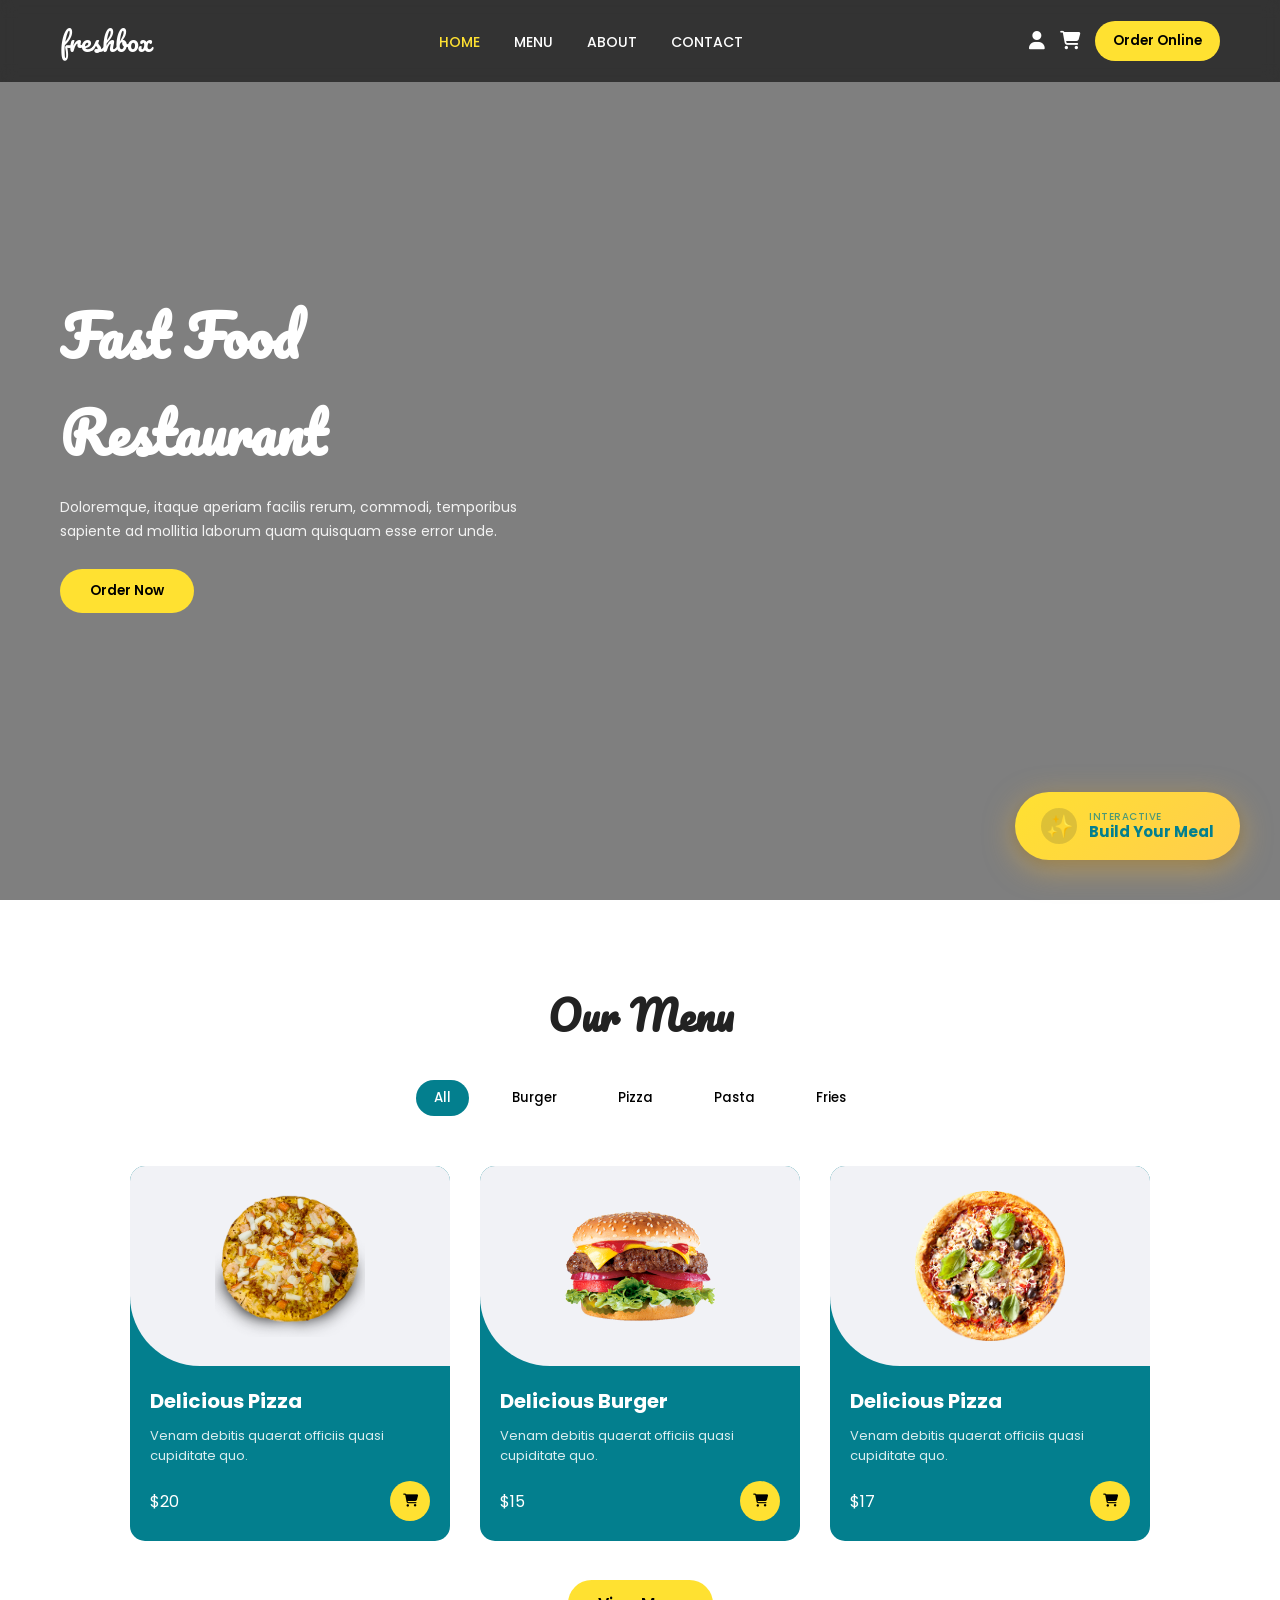
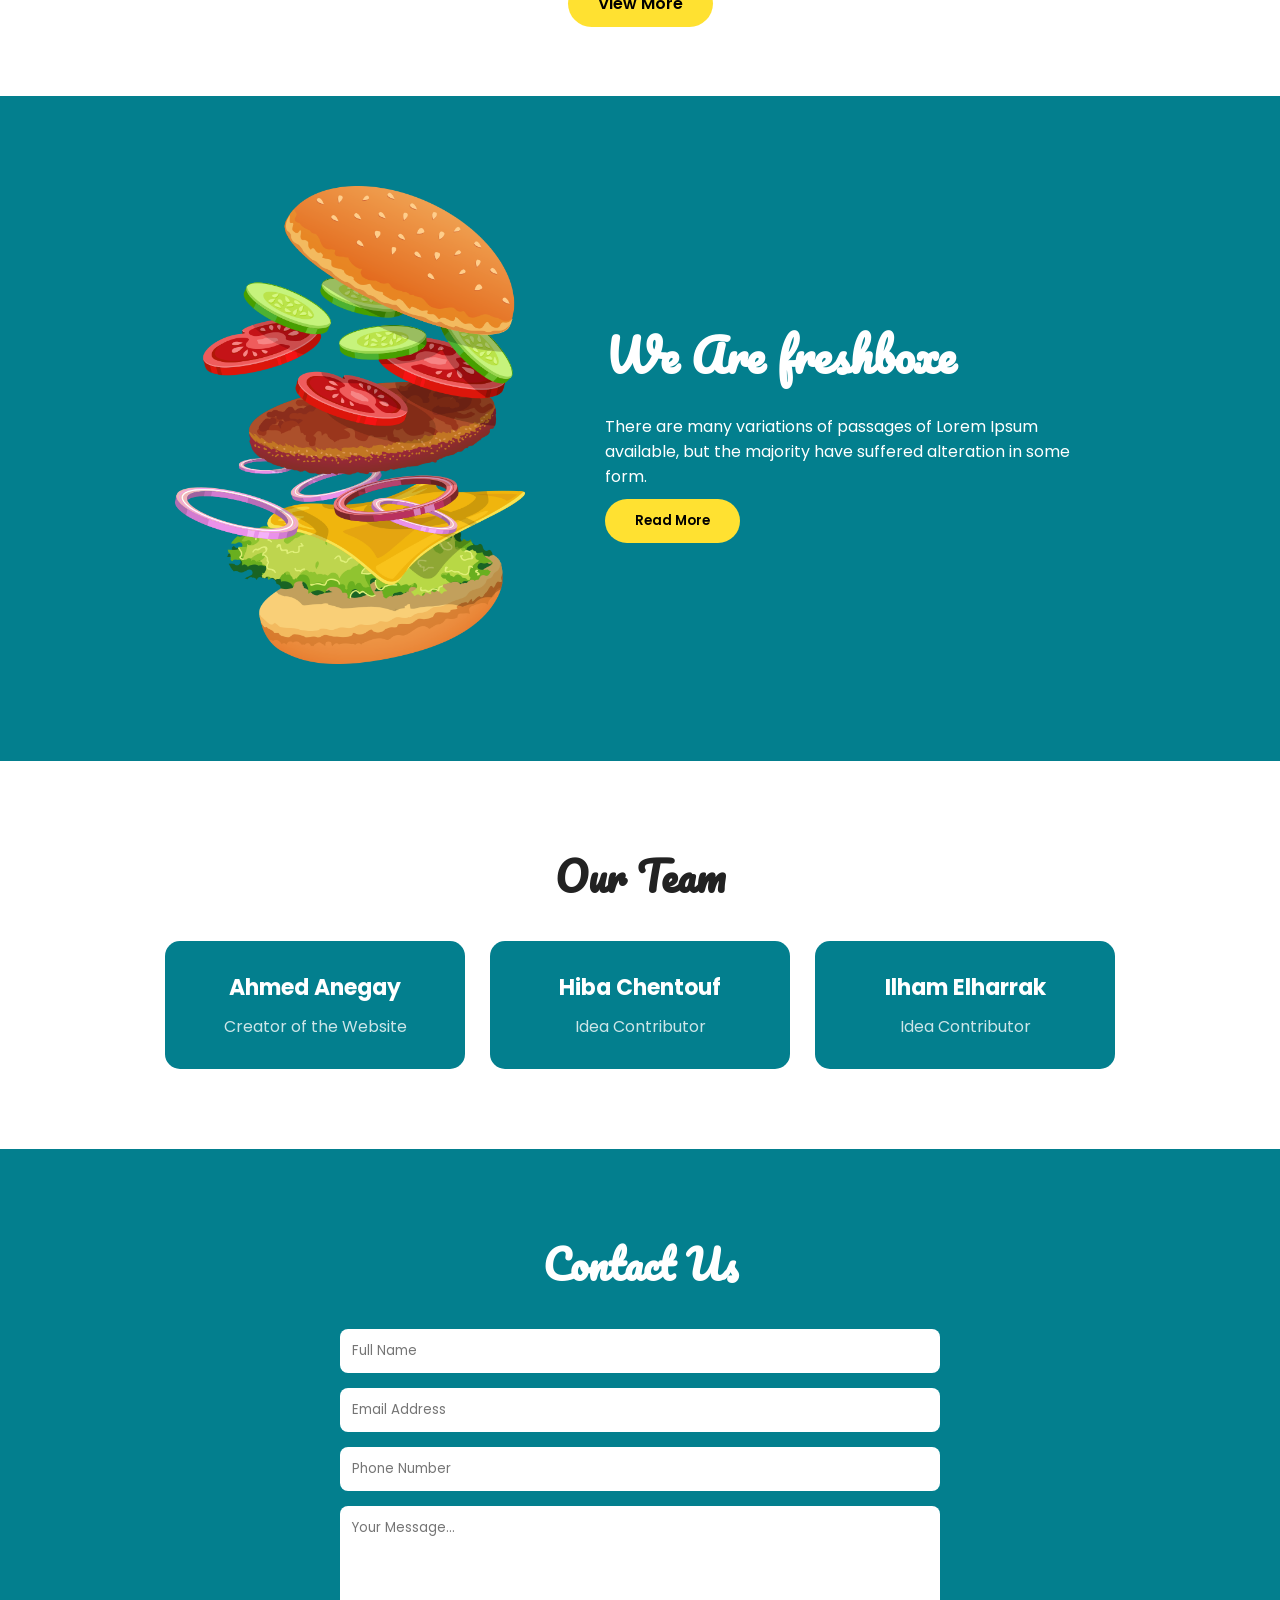
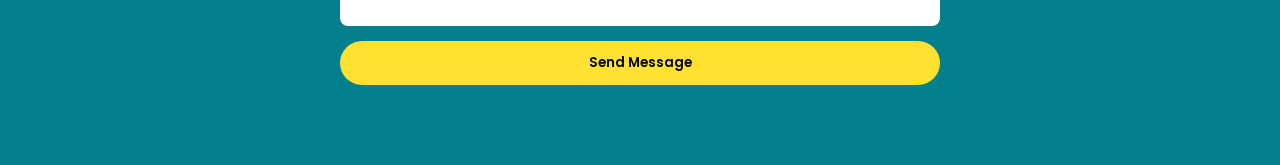
<file: index.html>
<!DOCTYPE html>
<html lang="en">
<head>
  <meta charset="UTF-8">
  <meta name="viewport" content="width=device-width, initial-scale=1.0">
  <title>freshbox - Home</title>
  <link rel="stylesheet" href="home.css">
  <link rel="stylesheet" href="https://cdnjs.cloudflare.com/ajax/libs/font-awesome/6.5.0/css/all.min.css">
  <style>
/* ===== POPUP OVERLAY (DARK BLUR BACKGROUND) ===== */
.popup-overlay {
  position: fixed;
  top: 0;
  left: 0;
  width: 100%;
  height: 100%;
  background: rgba(0,0,0,0.6);
  backdrop-filter: blur(8px);
  display: none;
  justify-content: center;
  align-items: center;
  z-index: 2000;
  animation: fadeIn 0.4s ease;
}

/* SHOW POPUP */
.popup-overlay.active {
  display: flex;
}

/* ===== POPUP BOX (GLASS EFFECT) ===== */
.popup-box {
  width: 380px;
  max-width: 90%;
  padding: 30px;
  border-radius: 20px;
  background: rgba(255,255,255,0.08);
  backdrop-filter: blur(20px);
  box-shadow: 0 20px 60px rgba(0,0,0,0.4);
  border: 1px solid rgba(255,255,255,0.15);
  color: #fff;
  text-align: center;
  animation: slideUp 0.5s ease;
}

/* ===== TITLES ===== */
.popup-box h2 {
  margin-bottom: 20px;
  font-size: 24px;
  font-weight: 700;
}

/* ===== INPUTS ===== */
.popup-box input {
  width: 100%;
  padding: 12px 14px;
  margin: 10px 0;
  border-radius: 10px;
  border: none;
  outline: none;
  background: rgba(255,255,255,0.1);
  color: white;
  font-size: 14px;
  transition: 0.3s;
}

.popup-box input::placeholder {
  color: rgba(255,255,255,0.6);
}

.popup-box input:focus {
  background: rgba(255,255,255,0.2);
  transform: scale(1.02);
}

/* ===== RADIO BUTTONS ===== */
.radio-group {
  display: flex;
  justify-content: space-around;
  margin: 15px 0;
  font-size: 14px;
}

.radio-group label {
  cursor: pointer;
}

/* ===== TOTAL TEXT ===== */
.total-text {
  margin-top: 15px;
  font-size: 18px;
  font-weight: 600;
}

/* ===== ORANGE BUTTON (UPDATED 🔥) ===== */
.checkout-btn {
  width: 100%;
  padding: 12px;
  margin-top: 15px;
  border: none;
  border-radius: 30px;
  background: linear-gradient(135deg, #ffe131, #ffcc4d);
  color: #037F8E;
  font-weight: 700;
  cursor: pointer;
  transition: 0.3s;
  box-shadow: 0 6px 20px rgba(247,183,49,0.4);
}

.checkout-btn:hover {
  transform: translateY(-3px) scale(1.05);
  box-shadow: 0 10px 25px rgba(247,183,49,0.6);
}

/* ===== CLOSE BUTTON ===== */
.close-btn {
  width: 100%;
  padding: 10px;
  margin-top: 10px;
  border: none;
  border-radius: 30px;
  background: rgba(255,255,255,0.15);
  color: white;
  cursor: pointer;
  transition: 0.3s;
}

.close-btn:hover {
  background: rgba(255,255,255,0.25);
}

/* ===== ANIMATIONS ===== */
@keyframes fadeIn {
  from { opacity: 0; }
  to { opacity: 1; }
}

@keyframes slideUp {
  from {
    transform: translateY(50px) scale(0.9);
    opacity: 0;
  }
  to {
    transform: translateY(0) scale(1);
    opacity: 1;
  }
}









    

    html {
  scroll-behavior: smooth;
}

.scroll-animate {
  opacity: 0;
  transform: translateY(50px);
  transition: all 0.8s ease;
}

.scroll-animate.show {
  opacity: 1;
  transform: translateY(0);
}
    /* ===== FLOATING CUSTOMIZE BUTTON ===== */
    .float-customize {
      position: fixed;
      bottom: 40px;
      right: 40px;
      z-index: 1500;
      display: flex;
      flex-direction: column;
      align-items: flex-end;
      gap: 10px;
    }

    .float-customize-btn {
      display: flex;
      align-items: center;
      gap: 12px;
      background: linear-gradient(135deg, #ffe131, #ffcc4d);
      color: #037F8E;
      border: none;
      padding: 16px 26px;
      border-radius: 50px;
      font-family: 'Poppins', sans-serif;
      font-weight: 700;
      font-size: 15px;
      cursor: pointer;
      box-shadow: 0 8px 30px rgba(247, 183, 49, 0.5), 0 4px 12px rgba(0,0,0,0.2);
      transition: all 0.35s cubic-bezier(0.175, 0.885, 0.32, 1.275);
      text-decoration: none;
      white-space: nowrap;
      animation: floatPulse 3s ease-in-out infinite;
    }

    @keyframes floatPulse {
      0%, 100% { transform: translateY(0px); box-shadow: 0 8px 30px rgba(247,183,49,0.5), 0 4px 12px rgba(0,0,0,0.2); }
      50% { transform: translateY(-6px); box-shadow: 0 16px 40px rgba(247,183,49,0.6), 0 8px 20px rgba(0,0,0,0.25); }
    }

    .float-customize-btn:hover {
      transform: translateY(-8px) scale(1.06) !important;
      box-shadow: 0 20px 50px rgba(247,183,49,0.65), 0 8px 20px rgba(0,0,0,0.3) !important;
      animation: none;
    }

    .float-customize-btn .btn-icon {
      font-size: 22px;
      display: flex;
      align-items: center;
      justify-content: center;
      background: rgba(30,39,46,0.15);
      width: 36px; height: 36px;
      border-radius: 50%;
      transition: transform 0.3s ease;
    }

    .float-customize-btn:hover .btn-icon {
      transform: rotate(20deg) scale(1.15);
    }

    .float-customize-btn .btn-text {
      display: flex;
      flex-direction: column;
      line-height: 1.2;
    }

    .float-customize-btn .btn-text .line1 {
      font-size: 10px;
      font-weight: 500;
      opacity: 0.7;
      text-transform: uppercase;
      letter-spacing: 0.5px;
    }

    .float-customize-btn .btn-text .line2 {
      font-size: 15px;
      font-weight: 700;
    }
  </style>
</head>
<body>

  <!-- NAVBAR -->
  <header class="navbar">
    <div class="logo">freshbox</div>

    <nav>
      <a href="index.html" class="active">HOME</a>
      <a href="menu.html">MENU</a>
      <a href="about.html">ABOUT</a>
      <a href="#contact">CONTACT</a>
    </nav>

    <div class="nav-icons">
      <i class="fa-solid fa-user" id="openRegister"></i>
      <i class="fa-solid fa-cart-shopping" id="openCart"></i>
      <button class="order-btn">Order Online</button>
    </div>
  </header>

  <!-- HERO SECTION -->
  <section class="hero">
    <video autoplay muted loop class="hero-video">
      <source src="assets/hero-video.mp4" type="video/mp4">
      Your browser does not support the video tag.
    </video>
    <div class="hero-content">
      <h1>Fast Food Restaurant</h1>
      <p>
        Doloremque, itaque aperiam facilis rerum, commodi, temporibus sapiente ad
        mollitia laborum quam quisquam esse error unde.
      </p>
      <button class="hero-btn">Order Now</button>
    </div>
  </section>

  <!-- MENU SECTION -->
  <section class="menu-section scroll-animate">
    <h2 class="section-title">Our Menu</h2>

    <div class="menu-tabs">
      <button class="tab active" data-filter="all">All</button>
      <button class="tab" data-filter="burger">Burger</button>
      <button class="tab" data-filter="pizza">Pizza</button>
      <button class="tab" data-filter="pasta">Pasta</button>
      <button class="tab" data-filter="fries">Fries</button>
    </div>

    <div class="menu-grid" id="menuGrid">

      <div class="menu-card" data-category="pizza">
        <div class="menu-img">
          <img src="assets/f1.png" alt="Pizza">
        </div>
        <div class="menu-info">
          <h3>Delicious Pizza</h3>
          <p>Venam debitis quaerat officiis quasi cupiditate quo.</p>
          <div class="menu-bottom">
            <span>$20</span>
            <button class="cart-btn" onclick="addToCart('Delicious Pizza', 20)">
              <i class="fa-solid fa-cart-shopping"></i>
            </button>
          </div>
        </div>
      </div>

      <div class="menu-card" data-category="burger">
        <div class="menu-img">
          <img src="assets/f2.png" alt="Burger">
        </div>
        <div class="menu-info">
          <h3>Delicious Burger</h3>
          <p>Venam debitis quaerat officiis quasi cupiditate quo.</p>
          <div class="menu-bottom">
            <span>$15</span>
            <button class="cart-btn" onclick="addToCart('Delicious Burger', 15)">
              <i class="fa-solid fa-cart-shopping"></i>
            </button>
          </div>
        </div>
      </div>

      <div class="menu-card" data-category="pizza">
        <div class="menu-img">
          <img src="assets/f3.png" alt="Pizza">
        </div>
        <div class="menu-info">
          <h3>Delicious Pizza</h3>
          <p>Venam debitis quaerat officiis quasi cupiditate quo.</p>
          <div class="menu-bottom">
            <span>$17</span>
            <button class="cart-btn" onclick="addToCart('Delicious Pizza', 17)">
              <i class="fa-solid fa-cart-shopping"></i>
            </button>
          </div>
        </div>
      </div>

    </div>

    <div class="view-more">
      <a href="menu.html" class="view-btn">View More</a>
    </div>
  </section>

  <!-- ABOUT SECTION -->
  <section class="about-section scroll-animate" id="about">
    <div class="about-img">
      <img src="assets/about-img.png" alt="Burger Layers">
    </div>

    <div class="about-text">
      <h2>We Are freshboxe</h2>
      <p>
        There are many variations of passages of Lorem Ipsum available, but the majority
        have suffered alteration in some form.
      </p>
      <button class="hero-btn">Read More</button>
    </div>
  </section>

  <!-- TEAM SECTION -->
  <section class="team-section scroll-animate">
    <h2 class="section-title">Our Team</h2>

    <div class="team-grid">
      <div class="team-card">
        <h3>Ahmed Anegay</h3>
        <p>Creator of the Website</p>
      </div>
      <div class="team-card">
        <h3>Hiba Chentouf</h3>
        <p>Idea Contributor</p>
      </div>
      <div class="team-card">
        <h3>Ilham Elharrak</h3>
        <p>Idea Contributor</p>
      </div>
    </div>
  </section>

  <!-- CONTACT SECTION -->
  <section class="contact-section scroll-animate" id="contact">
    <h2 class="section-title">Contact Us</h2>

    <form class="contact-form">
      <input type="text" placeholder="Full Name" required>
      <input type="email" placeholder="Email Address" required>
      <input type="text" placeholder="Phone Number" required>
      <textarea placeholder="Your Message..." required></textarea>
      <button type="submit">Send Message</button>
    </form>
  </section>

  <!-- FLOATING CUSTOMIZE BUTTON -->
  <div class="float-customize">
    <a href="food-select.html" class="float-customize-btn">
      <span class="btn-icon">✨</span>
      <span class="btn-text">
        <span class="line1">Interactive</span>
        <span class="line2">Build Your Meal</span>
      </span>
    </a>
  </div>

  <!-- CART POPUP -->
  <div class="popup-overlay" id="cartPopup">
    <div class="popup-box">
      <h2>Your Panier </h2>

      <div class="cart-items" id="cartItems"></div>

      <h3>Choose Order Type:</h3>
      <div class="radio-group">
        <label><input type="radio" name="type" value="School" required> School</label>
        <label><input type="radio" name="type" value="Company"> Company</label>
        <label><input type="radio" name="type" value="Client"> One Client</label>
      </div>

      <input type="text" id="fullname" placeholder="Full Name" required>
      <input type="text" id="address" placeholder="Delivery Address" required>
      <input type="text" id="phone" placeholder="Phone Number" required>

      <h3 class="total-text">Total: $<span id="cartTotal">0</span></h3>

      <button class="checkout-btn" onclick="checkout()">Checkout</button>
      <button class="close-btn" id="closeCart">Close</button>
    </div>
  </div>

  <!-- REGISTER POPUP -->
  <div class="popup-overlay" id="registerPopup">
    <div class="popup-box">
      <h2>Register </h2>

      <input type="text" id="regName" placeholder="Full Name" required>
      <input type="email" id="regEmail" placeholder="Email" required>
      <input type="password" id="regPass" placeholder="Password" required>

      <button class="checkout-btn" onclick="register()">Register</button>
      <button class="close-btn" id="closeRegister">Close</button>
    </div>
  </div>

  <script src="home.js"></script>
</body>
</html>
</file>
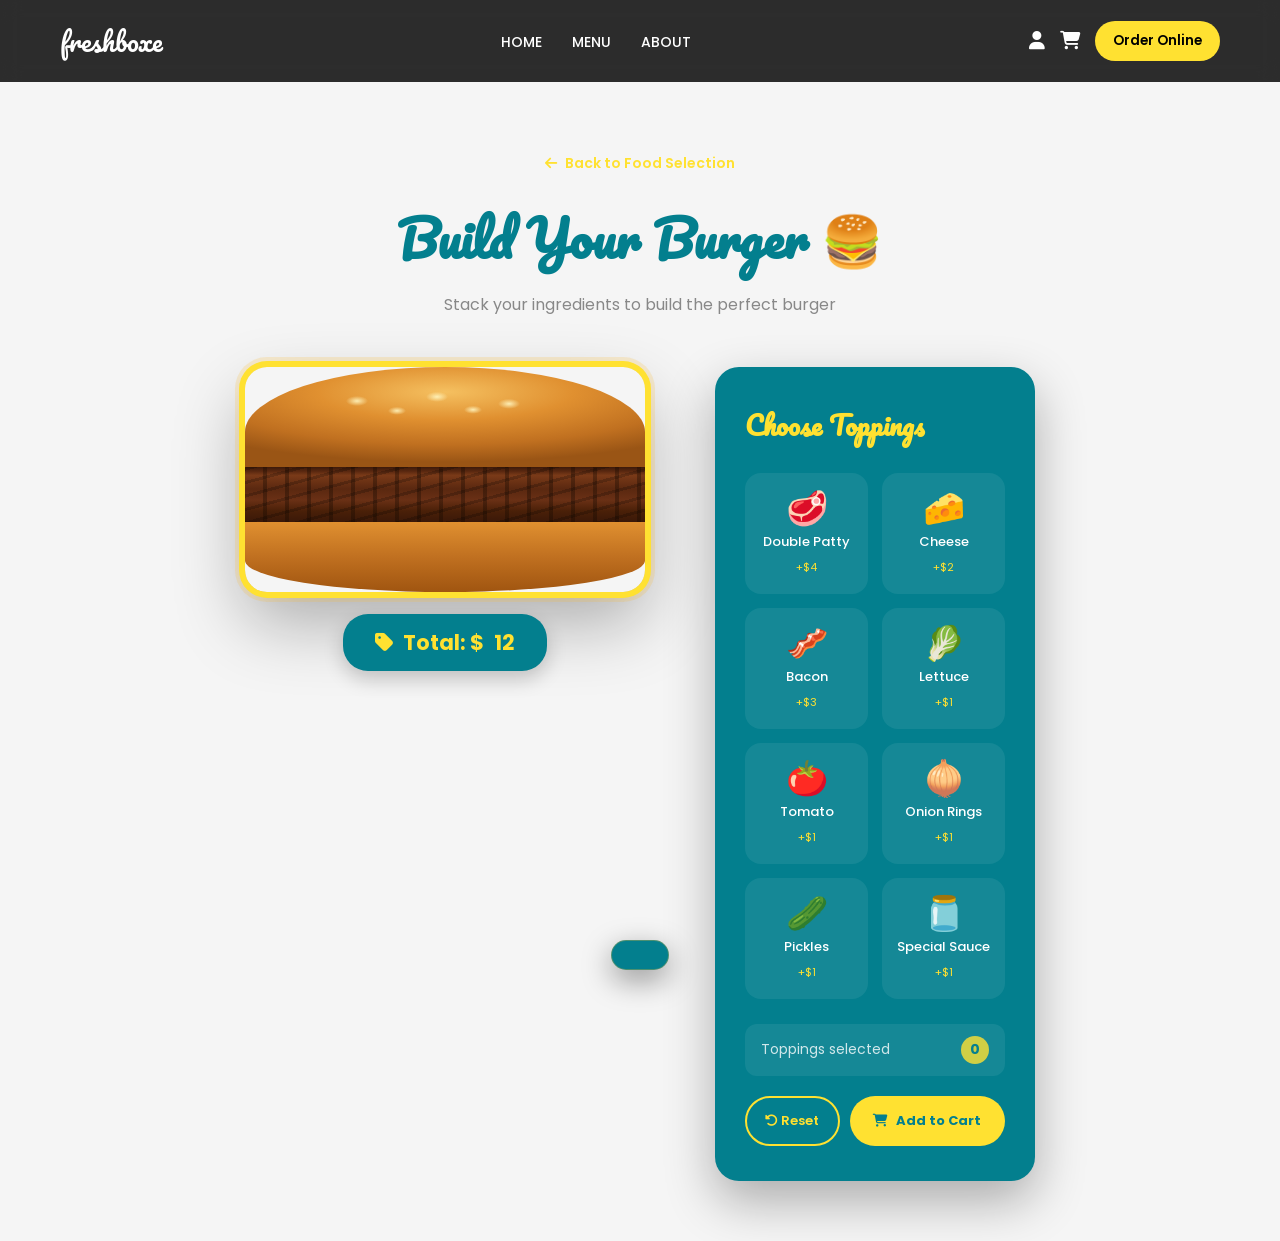
<file: burger-builder.html>
<!DOCTYPE html>
<html lang="en">
<head>
  <meta charset="UTF-8">
  <meta name="viewport" content="width=device-width, initial-scale=1.0">
  <title>freshboxe - Build Your Burger</title>
  <link rel="stylesheet" href="https://cdnjs.cloudflare.com/ajax/libs/font-awesome/6.5.0/css/all.min.css">
  <style>
    @import url('https://fonts.googleapis.com/css2?family=Poppins:wght@300;400;600;700&family=Pacifico&display=swap');
    * { margin:0; padding:0; box-sizing:border-box; font-family:'Poppins',sans-serif; }
    body { background:#f5f5f5; opacity:0; transition:opacity 0.6s ease; padding-top:90px; }
    body.loaded { opacity:1; }

    .navbar { position:fixed; top:0; width:100%; padding:18px 60px; background:rgba(0,0,0,0.82); backdrop-filter:blur(10px); display:flex; justify-content:space-between; align-items:center; z-index:1000; }
    .logo { font-family:'Pacifico',cursive; font-size:26px; color:white; }
    nav a { color:white; text-decoration:none; margin:0 15px; font-size:14px; font-weight:500; transition:0.3s; }
    nav a:hover { color:#ffe131; }
    .nav-icons { display:flex; align-items:center; gap:15px; }
    .nav-icons i { color:white; cursor:pointer; font-size:18px; transition:0.3s; }
    .nav-icons i:hover { color:#ffe131; }
    .order-btn { background:#ffe131; border:none; padding:10px 18px; border-radius:25px; cursor:pointer; font-weight:600; }

    .builder { padding:60px 40px; min-height:100vh; }
    .builder-header { text-align:center; margin-bottom:50px; }
    .builder-header h1 { font-family:'Pacifico',cursive; font-size:50px; color:#037F8E; margin-bottom:10px; }
    .builder-header p { color:#888; font-size:16px; }
    .back-link { display:inline-flex; align-items:center; gap:8px; color:#ffe131; text-decoration:none; font-weight:600; font-size:14px; margin-bottom:20px; transition:0.3s; }
    .back-link:hover { gap:14px; }

    .builder-layout { display:flex; justify-content:center; align-items:flex-start; gap:70px; flex-wrap:wrap; max-width:1100px; margin:0 auto; }
    .burger-stage { display:flex; flex-direction:column; align-items:center; gap:22px; }

    /* ======= BURGER STACK ======= */
    .burger-wrap {
      width: 400px;
      display: flex;
      flex-direction: column;
      border-radius: 22px;
      overflow: hidden;
      box-shadow: 0 0 0 6px #ffe131, 0 0 0 10px rgba(247,183,49,0.2), 0 30px 70px rgba(0,0,0,0.3);
      transition: transform 0.35s cubic-bezier(0.175,0.885,0.32,1.275);
    }
    .burger-wrap:hover { transform:scale(1.02); }

    /* Ingredient bands */
    .b-band { width:100%; overflow:hidden; max-height:0; transition:max-height 0.5s cubic-bezier(0.175,0.885,0.32,1.275); }
    .b-band.show { max-height:80px; }
    .b-band.bun-t { max-height:100px; }
    .b-band.bun-b { max-height:70px; }
    .b-inner { width:100%; height:80px; position:relative; overflow:hidden; }
    .bun-t .b-inner { height:100px; }
    .bun-b .b-inner { height:70px; }

    /* TOP BUN */
    .bun-t .b-inner {
      background: radial-gradient(ellipse 80% 70% at 50% 25%, #f5c060 0%, #e09030 40%, #c07020 75%, #9a5515 100%);
      border-radius: 50% 50% 0 0 / 65% 65% 0 0;
    }
    /* Sesame seeds */
    .bun-t .b-inner::after {
      content:''; position:absolute; top:20px; left:0; right:0; height:35px;
      background:
        radial-gradient(ellipse 11px 5px at 28% 40%, rgba(255,245,190,0.9) 0%, transparent 100%),
        radial-gradient(ellipse 11px 5px at 48% 28%, rgba(255,245,190,0.9) 0%, transparent 100%),
        radial-gradient(ellipse 11px 5px at 66% 48%, rgba(255,245,190,0.9) 0%, transparent 100%),
        radial-gradient(ellipse  9px 4px at 38% 68%, rgba(255,245,190,0.9) 0%, transparent 100%),
        radial-gradient(ellipse  9px 4px at 57% 65%, rgba(255,245,190,0.9) 0%, transparent 100%);
    }
    /* BOTTOM BUN */
    .bun-b .b-inner {
      background: linear-gradient(to bottom, #e09030 0%, #c07020 50%, #a05510 100%);
      border-radius: 0 0 50% 50% / 0 0 45% 45%;
    }

    /* PATTY */
    .band-patty .b-inner {
      height: 55px;
      background:
        linear-gradient(to bottom,
          #3d1a0a 0%, #5a2810 8%,
          #7a3a18 15%, #5a2810 40%,
          #6a3015 60%, #4a2008 80%,
          #3a1808 100%);
      position:relative;
    }
    .band-patty .b-inner::before {
      content:''; position:absolute; inset:0;
      background: repeating-linear-gradient(90deg,
        transparent 0px, transparent 18px,
        rgba(20,8,0,0.35) 18px, rgba(20,8,0,0.35) 22px);
    }
    /* Sear lines */
    .band-patty .b-inner::after {
      content:''; position:absolute; inset:0;
      background: repeating-linear-gradient(-15deg,
        transparent 0px, transparent 10px,
        rgba(0,0,0,0.2) 10px, rgba(0,0,0,0.2) 13px);
    }

    /* DOUBLE PATTY (extra layer, same style) */
    .band-double .b-inner {
      height: 55px;
      background: linear-gradient(to bottom, #3d1a0a 0%, #5a2810 10%, #7a3a18 18%, #5a2810 45%, #4a2008 100%);
      position:relative;
    }
    .band-double .b-inner::before {
      content:''; position:absolute; inset:0;
      background: repeating-linear-gradient(90deg, transparent 0px, transparent 18px, rgba(20,8,0,0.35) 18px, rgba(20,8,0,0.35) 22px);
    }

    /* CHEESE */
    .band-cheese .b-inner {
      height: 22px;
      background: linear-gradient(to bottom, #ffe066 0%, #ffd020 60%, #e8b800 100%);
      position:relative;
    }
    .band-cheese .b-inner::after {
      content:''; position:absolute; bottom:-10px; left:0; right:0; height:14px;
      background:
        radial-gradient(ellipse 16px 14px at 10% 0%, #ffd020 50%, transparent 51%),
        radial-gradient(ellipse 14px 14px at 25% 0%, #ffd020 50%, transparent 51%),
        radial-gradient(ellipse 16px 14px at 42% 0%, #ffd020 50%, transparent 51%),
        radial-gradient(ellipse 14px 14px at 58% 0%, #ffd020 50%, transparent 51%),
        radial-gradient(ellipse 16px 14px at 74% 0%, #ffd020 50%, transparent 51%),
        radial-gradient(ellipse 12px 12px at 90% 0%, #ffd020 50%, transparent 51%);
      z-index:2;
    }

    /* LETTUCE */
    .band-lettuce .b-inner {
      height: 30px;
      background:
        radial-gradient(ellipse 110% 100% at 5%  50%, #5cb85c 0%, transparent 55%),
        radial-gradient(ellipse 110% 100% at 28% 30%, #4CAF50 0%, transparent 55%),
        radial-gradient(ellipse 110% 100% at 52% 70%, #66bb6a 0%, transparent 55%),
        radial-gradient(ellipse 110% 100% at 78% 35%, #43A047 0%, transparent 55%),
        radial-gradient(ellipse 110% 100% at 98% 60%, #56ab57 0%, transparent 55%),
        #388E3C;
      position:relative;
    }
    .band-lettuce .b-inner::before {
      content:''; position:absolute; top:0; left:-5px; right:-5px; height:18px;
      background:
        radial-gradient(circle 14px at 8%   0%, #f5f5f5 50%, transparent 50%),
        radial-gradient(circle 14px at 20%  0%, #f5f5f5 50%, transparent 50%),
        radial-gradient(circle 14px at 33%  0%, #f5f5f5 50%, transparent 50%),
        radial-gradient(circle 14px at 46%  0%, #f5f5f5 50%, transparent 50%),
        radial-gradient(circle 14px at 59%  0%, #f5f5f5 50%, transparent 50%),
        radial-gradient(circle 14px at 72%  0%, #f5f5f5 50%, transparent 50%),
        radial-gradient(circle 14px at 85%  0%, #f5f5f5 50%, transparent 50%),
        radial-gradient(circle 14px at 98%  0%, #f5f5f5 50%, transparent 50%);
    }

    /* TOMATO */
    .band-tomato .b-inner {
      height: 28px;
      background:
        radial-gradient(ellipse 22% 80% at 12% 50%, #e74c3c 0%, #c0392b 65%, transparent 80%),
        radial-gradient(ellipse 22% 80% at 34% 50%, #e74c3c 0%, #c0392b 65%, transparent 80%),
        radial-gradient(ellipse 22% 80% at 56% 50%, #e74c3c 0%, #c0392b 65%, transparent 80%),
        radial-gradient(ellipse 22% 80% at 78% 50%, #e74c3c 0%, #c0392b 65%, transparent 80%),
        radial-gradient(ellipse 22% 80% at 98% 50%, #e74c3c 0%, #c0392b 65%, transparent 80%),
        #962d22;
      position:relative;
    }
    .band-tomato .b-inner::before {
      content:''; position:absolute; inset:0;
      background:
        linear-gradient(to right, transparent 22%, rgba(0,0,0,0.15) 22.5%, transparent 23%),
        linear-gradient(to right, transparent 44%, rgba(0,0,0,0.15) 44.5%, transparent 45%),
        linear-gradient(to right, transparent 67%, rgba(0,0,0,0.15) 67.5%, transparent 68%),
        linear-gradient(to right, transparent 89%, rgba(0,0,0,0.15) 89.5%, transparent 90%);
    }

    /* BACON */
    .band-bacon .b-inner {
      height: 28px;
      background: repeating-linear-gradient(90deg,
        #7a1010 0px,  #7a1010 18px,
        #f0c090 18px, #f0c090 30px,
        #7a1010 30px, #7a1010 48px,
        #f0c090 48px, #f0c090 60px,
        #7a1010 60px, #7a1010 78px,
        #f0c090 78px, #f0c090 90px,
        #7a1010 90px, #7a1010 400px);
      position:relative;
    }
    .band-bacon .b-inner::after {
      content:''; position:absolute; inset:0;
      background:linear-gradient(to bottom, rgba(255,180,80,0.2) 0%, transparent 50%, rgba(0,0,0,0.12) 100%);
    }

    /* ONION RINGS */
    .band-onion .b-inner {
      height: 28px;
      background:
        radial-gradient(ellipse 18% 75% at 10% 50%, transparent 55%, rgba(200,150,220,0.8) 56%, rgba(200,150,220,0.8) 70%, transparent 71%),
        radial-gradient(ellipse 18% 75% at 28% 50%, transparent 55%, rgba(220,170,240,0.75) 56%, rgba(220,170,240,0.75) 70%, transparent 71%),
        radial-gradient(ellipse 18% 75% at 46% 50%, transparent 55%, rgba(200,150,220,0.8) 56%, rgba(200,150,220,0.8) 70%, transparent 71%),
        radial-gradient(ellipse 18% 75% at 64% 50%, transparent 55%, rgba(220,170,240,0.75) 56%, rgba(220,170,240,0.75) 70%, transparent 71%),
        radial-gradient(ellipse 18% 75% at 82% 50%, transparent 55%, rgba(200,150,220,0.8) 56%, rgba(200,150,220,0.8) 70%, transparent 71%),
        rgba(0,0,0,0.05);
    }

    /* PICKLES */
    .band-pickle .b-inner {
      height: 18px;
      background: repeating-linear-gradient(90deg,
        #5d8a3c 0px, #5d8a3c 35px,
        #4a7030 35px, #4a7030 38px,
        #5d8a3c 38px, #5d8a3c 73px,
        #4a7030 73px, #4a7030 76px,
        #5d8a3c 76px, #5d8a3c 400px);
      position:relative;
    }
    .band-pickle .b-inner::after {
      content:''; position:absolute; inset:0;
      background: repeating-linear-gradient(90deg,
        transparent 0px, transparent 6px,
        rgba(255,255,255,0.12) 6px, rgba(255,255,255,0.12) 7px);
    }

    /* SAUCE */
    .band-sauce .b-inner {
      height: 14px;
      background: linear-gradient(to right,
        #d4380a, #e84010, #f05020, #e84010, #d4380a,
        #f5c000, #e8b000, #f5c000, #d4a000, #f5c000);
      background-size:200% 100%;
      animation: sauceFlow 3s linear infinite;
      position:relative;
    }
    @keyframes sauceFlow { 0%{background-position:0%} 100%{background-position:200%} }
    .band-sauce .b-inner::after {
      content:''; position:absolute; inset:0;
      background:linear-gradient(to bottom, rgba(255,255,255,0.15) 0%, transparent 100%);
    }

    /* Price badge */
    .price-badge { background:#037F8E; color:#ffe131; padding:13px 32px; border-radius:25px; font-size:21px; font-weight:700; display:flex; align-items:center; gap:10px; box-shadow:0 8px 20px rgba(0,0,0,0.2); }

    /* PANEL */
    .panel { background:#037F8E; border-radius:24px; padding:35px 30px; color:white; width:320px; box-shadow:0 20px 50px rgba(0,0,0,0.3); }
    .panel h3 { font-family:'Pacifico',cursive; font-size:26px; color:#ffe131; margin-bottom:25px; }
    .toppings-grid { display:grid; grid-template-columns:1fr 1fr; gap:14px; margin-bottom:25px; }
    .topping-btn { background:rgba(255,255,255,0.07); border:2px solid transparent; border-radius:16px; padding:16px 8px; cursor:pointer; color:white; display:flex; flex-direction:column; align-items:center; gap:7px; transition:all 0.3s ease; position:relative; }
    .topping-btn:hover { background:rgba(247,183,49,0.15); border-color:#ffe131; transform:translateY(-4px); }
    .topping-btn.active { background:rgba(247,183,49,0.22); border-color:#ffe131; }
    .topping-btn .check { position:absolute; top:8px; right:8px; width:18px; height:18px; background:#ffe131; border-radius:50%; display:none; align-items:center; justify-content:center; font-size:10px; color:#037F8E; }
    .topping-btn.active .check { display:flex; }
    .t-icon { font-size:34px; line-height:1; transition:transform 0.3s; }
    .topping-btn:hover .t-icon { transform:scale(1.2) rotate(8deg); }
    .topping-name { font-size:13px; font-weight:500; }
    .topping-price { font-size:11px; color:#ffe131; }
    .counter-row { display:flex; justify-content:space-between; align-items:center; background:rgba(255,255,255,0.07); border-radius:12px; padding:12px 16px; margin-bottom:20px; }
    .counter-row span { font-size:14px; opacity:0.8; }
    .counter-badge { background:#ffe131; color:#037F8E; width:28px; height:28px; border-radius:50%; display:flex; align-items:center; justify-content:center; font-weight:700; font-size:14px; }
    .controls { display:flex; gap:10px; }
    .reset-btn { flex:1; background:transparent; border:2px solid #ffe131; color:#ffe131; padding:13px; border-radius:25px; font-weight:600; cursor:pointer; transition:all 0.3s; font-size:13px; }
    .reset-btn:hover { background:#ffe131; color:#037F8E; }
    .cart-add-btn { flex:2; background:#ffe131; border:none; color:#037F8E; padding:13px; border-radius:25px; font-weight:700; cursor:pointer; transition:all 0.3s; font-size:13px; display:flex; align-items:center; justify-content:center; gap:8px; }
    .cart-add-btn:hover { background:#ffcc4d; }

    .popup-overlay { position:fixed; inset:0; background:rgba(0,0,0,0.75); display:none; justify-content:center; align-items:center; z-index:2000; }
    .popup-box { width:420px; background:#037F8E; color:white; padding:30px; border-radius:20px; animation:pop 0.35s ease; }
    @keyframes pop{from{transform:scale(0.8);opacity:0}to{transform:scale(1);opacity:1}}
    .popup-box h2 { font-family:'Pacifico',cursive; margin-bottom:20px; color:#ffe131; }
    .popup-box input { width:100%; margin:8px 0; padding:12px; border-radius:10px; border:none; background:rgba(255,255,255,0.1); color:white; font-size:14px; }
    .popup-box input::placeholder { color:rgba(255,255,255,0.5); }
    .cart-items { max-height:160px; overflow-y:auto; margin-bottom:15px; }
    .cart-item { display:flex; justify-content:space-between; align-items:center; background:rgba(255,255,255,0.08); padding:10px 12px; border-radius:10px; margin-bottom:8px; font-size:14px; }
    .cart-item button { background:#e74c3c; border:none; color:white; padding:4px 10px; border-radius:8px; cursor:pointer; }
    .total-text { font-size:18px; font-weight:600; margin:10px 0; }
    .checkout-btn { width:100%; background:#ffe131; border:none; padding:14px; border-radius:25px; font-weight:700; cursor:pointer; margin-top:10px; font-size:15px; }
    .close-btn { width:100%; background:transparent; border:2px solid #ffe131; padding:12px; border-radius:25px; color:#ffe131; cursor:pointer; margin-top:10px; font-weight:600; }
    .toast { position:fixed; bottom:30px; left:50%; transform:translateX(-50%) translateY(100px); background:#037F8E; color:#ffe131; padding:14px 28px; border-radius:25px; font-weight:600; font-size:15px; box-shadow:0 10px 30px rgba(0,0,0,0.4); border:1px solid rgba(247,183,49,0.3); transition:transform 0.4s cubic-bezier(0.175,0.885,0.32,1.275); z-index:9999; }
    .toast.show { transform:translateX(-50%) translateY(0); }

    @media(max-width:768px){ .navbar{padding:18px 20px;} .burger-wrap{width:300px;} .panel{width:290px;} }
  </style>
</head>
<body>
  <header class="navbar">
    <div class="logo">freshboxe</div>
    <nav><a href="index.html">HOME</a><a href="menu.html">MENU</a><a href="about.html">ABOUT</a></nav>
    <div class="nav-icons">
      <i class="fa-solid fa-user" id="openRegister"></i>
      <i class="fa-solid fa-cart-shopping" id="openCart"></i>
      <button class="order-btn">Order Online</button>
    </div>
  </header>

  <div class="builder">
    <div style="text-align:center"><a href="food-select.html" class="back-link"><i class="fa-solid fa-arrow-left"></i> Back to Food Selection</a></div>
    <div class="builder-header">
      <h1>Build Your Burger 🍔</h1>
      <p>Stack your ingredients to build the perfect burger</p>
    </div>

    <div class="builder-layout">
      <div class="burger-stage">
        <div class="burger-wrap" id="burgerWrap">
          <div class="b-band bun-t"><div class="b-inner"></div></div>
          <div class="b-band band-sauce"  id="band-sauce"><div class="b-inner"></div></div>
          <div class="b-band band-lettuce" id="band-lettuce"><div class="b-inner"></div></div>
          <div class="b-band band-tomato"  id="band-tomato"><div class="b-inner"></div></div>
          <div class="b-band band-onion"   id="band-onion"><div class="b-inner"></div></div>
          <div class="b-band band-pickle"  id="band-pickle"><div class="b-inner"></div></div>
          <div class="b-band band-cheese"  id="band-cheese"><div class="b-inner"></div></div>
          <div class="b-band band-double"  id="band-double"><div class="b-inner"></div></div>
          <div class="b-band band-patty"   id="band-patty" style="max-height:55px"><div class="b-inner"></div></div>
          <div class="b-band band-bacon"   id="band-bacon"><div class="b-inner"></div></div>
          <div class="b-band bun-b"><div class="b-inner"></div></div>
        </div>
        <div class="price-badge"><i class="fa-solid fa-tag"></i> Total: $<span id="burgerPrice">12</span></div>
      </div>

      <div class="panel">
        <h3>Choose Toppings</h3>
        <div class="toppings-grid">
          <button class="topping-btn" id="btn-double"   onclick="toggle('double')">  <span class="check"><i class="fa-solid fa-check"></i></span><span class="t-icon">🥩</span><span class="topping-name">Double Patty</span><span class="topping-price">+$4</span></button>
          <button class="topping-btn" id="btn-cheese"   onclick="toggle('cheese')">  <span class="check"><i class="fa-solid fa-check"></i></span><span class="t-icon">🧀</span><span class="topping-name">Cheese</span><span class="topping-price">+$2</span></button>
          <button class="topping-btn" id="btn-bacon"    onclick="toggle('bacon')">   <span class="check"><i class="fa-solid fa-check"></i></span><span class="t-icon">🥓</span><span class="topping-name">Bacon</span><span class="topping-price">+$3</span></button>
          <button class="topping-btn" id="btn-lettuce"  onclick="toggle('lettuce')"> <span class="check"><i class="fa-solid fa-check"></i></span><span class="t-icon">🥬</span><span class="topping-name">Lettuce</span><span class="topping-price">+$1</span></button>
          <button class="topping-btn" id="btn-tomato"   onclick="toggle('tomato')">  <span class="check"><i class="fa-solid fa-check"></i></span><span class="t-icon">🍅</span><span class="topping-name">Tomato</span><span class="topping-price">+$1</span></button>
          <button class="topping-btn" id="btn-onion"    onclick="toggle('onion')">   <span class="check"><i class="fa-solid fa-check"></i></span><span class="t-icon">🧅</span><span class="topping-name">Onion Rings</span><span class="topping-price">+$1</span></button>
          <button class="topping-btn" id="btn-pickle"   onclick="toggle('pickle')">  <span class="check"><i class="fa-solid fa-check"></i></span><span class="t-icon">🥒</span><span class="topping-name">Pickles</span><span class="topping-price">+$1</span></button>
          <button class="topping-btn" id="btn-sauce"    onclick="toggle('sauce')">   <span class="check"><i class="fa-solid fa-check"></i></span><span class="t-icon">🫙</span><span class="topping-name">Special Sauce</span><span class="topping-price">+$1</span></button>
        </div>
        <div class="counter-row"><span>Toppings selected</span><span class="counter-badge" id="count">0</span></div>
        <div class="controls">
          <button class="reset-btn" onclick="reset()"><i class="fa-solid fa-rotate-left"></i> Reset</button>
          <button class="cart-add-btn" onclick="addToCart()"><i class="fa-solid fa-cart-shopping"></i> Add to Cart</button>
        </div>
      </div>
    </div>
  </div>

  <div class="popup-overlay" id="cartPopup"><div class="popup-box"><h2>Your Cart 🛒</h2><div class="cart-items" id="cartItems"></div><p class="total-text">Total: $<span id="cartTotal">0</span></p><button class="checkout-btn" onclick="checkout()">Checkout ✅</button><button class="close-btn" id="closeCart">Close</button></div></div>
  <div class="popup-overlay" id="registerPopup"><div class="popup-box"><h2>Register 👤</h2><input type="text" id="regName" placeholder="Full Name"><input type="email" id="regEmail" placeholder="Email"><input type="password" id="regPass" placeholder="Password"><button class="checkout-btn" onclick="register()">Register</button><button class="close-btn" id="closeRegister">Close</button></div></div>
  <div class="toast" id="toast"></div>

  <script>
    const PRICES={double:4,cheese:2,bacon:3,lettuce:1,tomato:1,onion:1,pickle:1,sauce:1};
    let active={},cart=[];
    window.addEventListener('DOMContentLoaded',()=>{
      document.body.classList.add('loaded');
      document.getElementById('openCart').addEventListener('click',()=>{document.getElementById('cartPopup').style.display='flex';renderCart();});
      document.getElementById('closeCart').addEventListener('click',()=>{document.getElementById('cartPopup').style.display='none';});
      document.getElementById('openRegister').addEventListener('click',()=>{document.getElementById('registerPopup').style.display='flex';});
      document.getElementById('closeRegister').addEventListener('click',()=>{document.getElementById('registerPopup').style.display='none';});
    });
    function toggle(name){
      const band=document.getElementById('band-'+name),btn=document.getElementById('btn-'+name);
      if(active[name]){active[name]=false;btn.classList.remove('active');band.classList.remove('show');}
      else{active[name]=true;btn.classList.add('active');band.classList.add('show');const w=document.getElementById('burgerWrap');w.style.transform='scale(1.04)';setTimeout(()=>w.style.transform='',350);}
      updateUI();
    }
    function updateUI(){const c=Object.values(active).filter(Boolean).length;document.getElementById('count').textContent=c;const e=Object.entries(active).filter(([,v])=>v).reduce((s,[k])=>s+(PRICES[k]||0),0);document.getElementById('burgerPrice').textContent=12+e;}
    function reset(){Object.keys(active).forEach(n=>{active[n]=false;const b=document.getElementById('band-'+n);if(b)b.classList.remove('show');const btn=document.getElementById('btn-'+n);if(btn)btn.classList.remove('active');});updateUI();showToast('🍔 Burger reset!');}
    function addToCart(){const sel=Object.entries(active).filter(([,v])=>v).map(([k])=>k);if(!sel.length){showToast('⚠️ Add at least one topping!');return;}const price=12+sel.reduce((s,k)=>s+(PRICES[k]||0),0);const names=sel.map(t=>t[0].toUpperCase()+t.slice(1)).join(', ');cart.push({name:`Custom Burger (${names})`,price});showToast(`✅ Burger added! $${price}`);}
    function renderCart(){const el=document.getElementById('cartItems'),tot=document.getElementById('cartTotal');el.innerHTML='';let sum=0;cart.forEach((item,i)=>{sum+=item.price;el.innerHTML+=`<div class="cart-item"><span>${item.name} - $${item.price}</span><button onclick="removeFromCart(${i})">X</button></div>`;});tot.textContent=sum;}
    function removeFromCart(i){cart.splice(i,1);renderCart();}
    function checkout(){if(!cart.length){showToast('🛒 Cart is empty!');return;}showToast(`✅ Order placed! $${cart.reduce((s,i)=>s+i.price,0)}`);cart=[];renderCart();document.getElementById('cartPopup').style.display='none';}
    function register(){const n=document.getElementById('regName').value,e=document.getElementById('regEmail').value,p=document.getElementById('regPass').value;if(!n||!e||!p){showToast('⚠️ Fill all fields!');return;}showToast(`🎉 Welcome ${n}!`);['regName','regEmail','regPass'].forEach(id=>document.getElementById(id).value='');document.getElementById('registerPopup').style.display='none';}
    function showToast(msg){const t=document.getElementById('toast');t.textContent=msg;t.classList.add('show');setTimeout(()=>t.classList.remove('show'),3000);}
    window.toggle=toggle;window.reset=reset;window.addToCart=addToCart;window.removeFromCart=removeFromCart;window.checkout=checkout;window.register=register;
  </script>
</body>
</html>
</file>
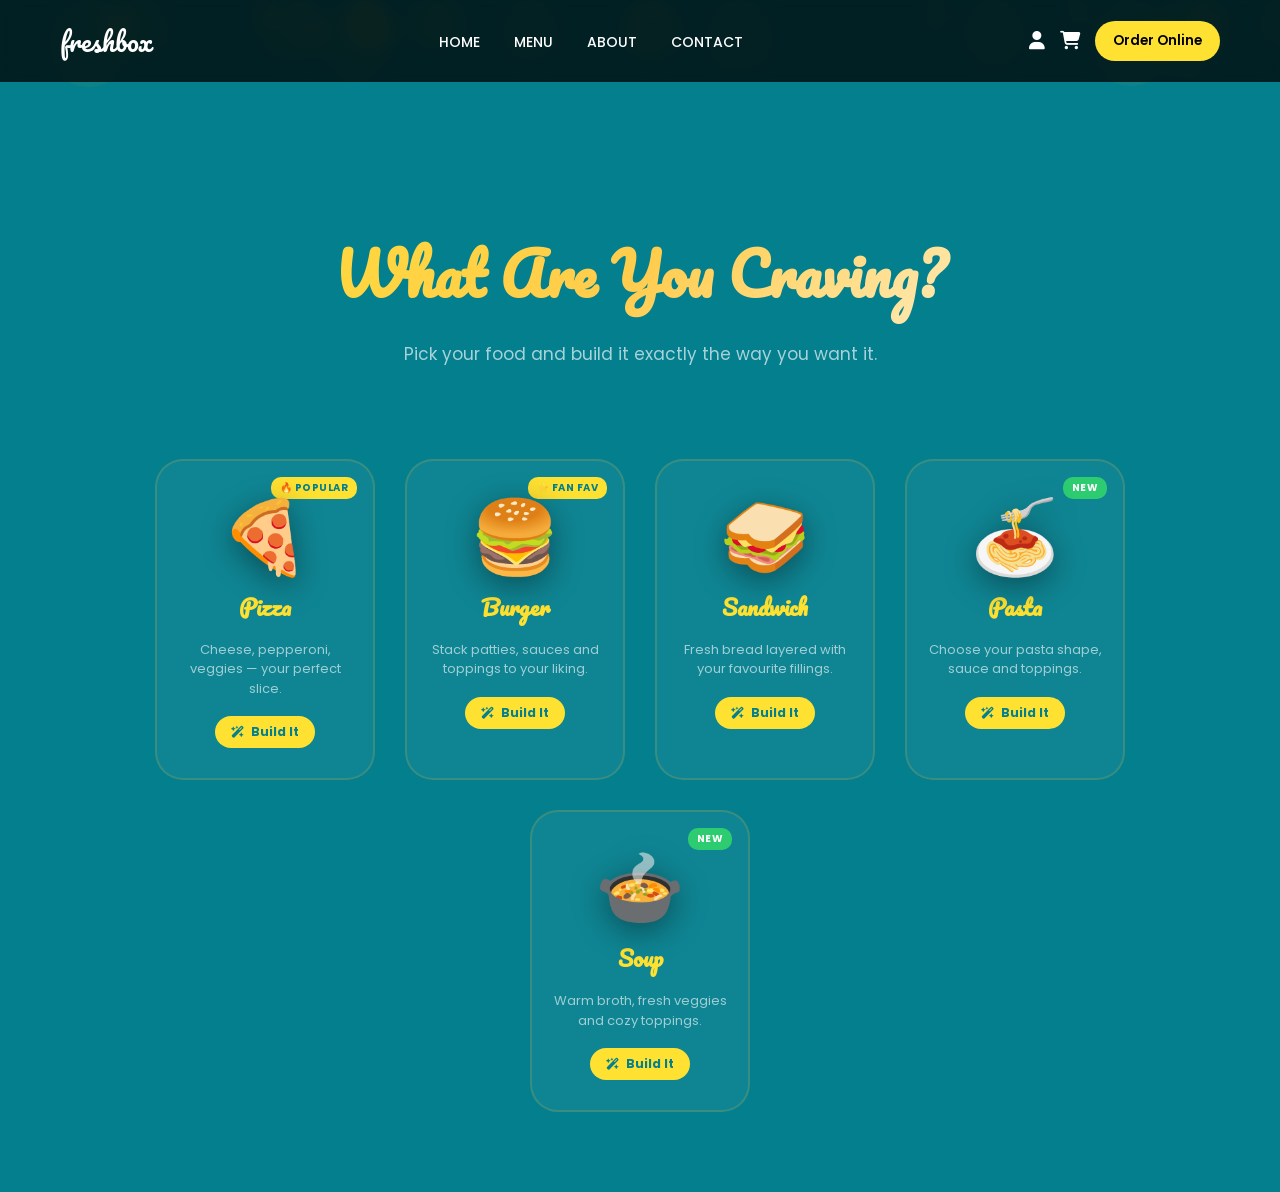
<file: food-select.html>
<!DOCTYPE html>
<html lang="en">
<head>
  <meta charset="UTF-8">
  <meta name="viewport" content="width=device-width, initial-scale=1.0">
  <title>freshboxe - Customize Your Food</title>
  <link rel="stylesheet" href="https://cdnjs.cloudflare.com/ajax/libs/font-awesome/6.5.0/css/all.min.css">
  <style>
    @import url('https://fonts.googleapis.com/css2?family=Poppins:wght@300;400;600;700&family=Pacifico&display=swap');
    * { margin:0; padding:0; box-sizing:border-box; font-family:'Poppins',sans-serif; }
    body { background:#037F8E; min-height:100vh; opacity:0; transition:opacity 0.6s ease; }
    body.loaded { opacity:1; }

    .navbar { position:fixed; top:0; width:100%; padding:18px 60px; background:rgba(0,0,0,0.75); backdrop-filter:blur(8px); display:flex; justify-content:space-between; align-items:center; z-index:1000; }
    .logo { font-family:'Pacifico',cursive; font-size:26px; color:white; }
    nav a { color:white; text-decoration:none; margin:0 15px; font-size:14px; font-weight:500; transition:0.3s; }
    nav a:hover { color:#ffe131; }
    .nav-icons { display:flex; align-items:center; gap:15px; }
    .nav-icons i { color:white; cursor:pointer; font-size:18px; transition:0.3s; }
    .nav-icons i:hover { color:#ffe131; }
    .order-btn { background:#ffe131; border:none; padding:10px 18px; border-radius:25px; cursor:pointer; font-weight:600; }
    .order-btn:hover { background:#ffcc4d; }

    /* HERO */
    .hero { padding:140px 60px 60px; text-align:center; color:white; }
    .hero h1 {
      font-family:'Pacifico',cursive; font-size:58px; margin-bottom:16px;
      background:linear-gradient(135deg, #ffe131, #ffcc4d, #fff);
      -webkit-background-clip:text; -webkit-text-fill-color:transparent; background-clip:text;
    }
    .hero p { font-size:17px; opacity:0.65; max-width:480px; margin:0 auto 10px; line-height:1.7; }

    /* GRID — 5 cards, wrap nicely */
    .food-grid {
      display:flex;
      justify-content:center;
      flex-wrap:wrap;
      gap:30px;
      padding:20px 60px 80px;
      max-width:1200px;
      margin:0 auto;
    }

    .food-card {
      width:220px;
      background:rgba(255,255,255,0.05);
      border:2px solid rgba(247,183,49,0.18);
      border-radius:28px;
      padding:40px 20px 30px;
      text-align:center;
      color:white;
      cursor:pointer;
      text-decoration:none;
      display:flex; flex-direction:column; align-items:center; gap:14px;
      transition:all 0.4s cubic-bezier(0.175,0.885,0.32,1.275);
      position:relative; overflow:hidden;
    }
    .food-card::before {
      content:''; position:absolute; top:-60%; left:-60%; width:220%; height:220%;
      background:radial-gradient(circle, rgba(247,183,49,0.1) 0%, transparent 60%);
      opacity:0; transition:opacity 0.4s;
    }
    .food-card:hover::before { opacity:1; }
    .food-card:hover {
      transform:translateY(-14px) scale(1.04);
      border-color:#ffe131;
      box-shadow:0 30px 60px rgba(247,183,49,0.22), 0 0 0 1px rgba(247,183,49,0.3);
    }

    .badge {
      position:absolute; top:16px; right:16px;
      background:#ffe131; color:#037F8E;
      font-size:10px; font-weight:700;
      padding:3px 9px; border-radius:10px;
      text-transform:uppercase; letter-spacing:0.5px;
    }
    .badge.new { background:#2ecc71; color:white; }

    .card-emoji {
      font-size:72px; line-height:1;
      filter:drop-shadow(0 8px 16px rgba(0,0,0,0.4));
      transition:transform 0.4s ease;
    }
    .food-card:hover .card-emoji { transform:rotate(12deg) scale(1.2); }

    .food-card h3 {
      font-family:'Pacifico',cursive; font-size:22px; color:#ffe131;
    }
    .food-card p { font-size:13px; opacity:0.6; line-height:1.5; }

    .card-tag {
      display:inline-flex; align-items:center; gap:6px;
      background:#ffe131; color:#037F8E;
      padding:7px 16px; border-radius:20px;
      font-weight:700; font-size:12px;
      transition:all 0.3s; margin-top:4px;
    }
    .food-card:hover .card-tag { background:#ffcc4d; transform:scale(1.05); }

    /* Floating background dots */
    .deco { position:fixed; inset:0; pointer-events:none; z-index:0; overflow:hidden; }
    .dot { position:absolute; border-radius:50%; background:rgba(247,183,49,0.05); animation:floatDot linear infinite; }
    @keyframes floatDot {
      0%   { transform:translateY(110vh) rotate(0deg);   opacity:0; }
      10%  { opacity:1; }
      90%  { opacity:1; }
      100% { transform:translateY(-100px) rotate(360deg); opacity:0; }
    }

    /* Ensure content is above dots */
    .navbar, .hero, .food-grid { position:relative; z-index:1; }
  </style>
</head>
<body>

  <div class="deco" id="dots"></div>

   <header class="navbar">
    <div class="logo">freshbox</div>

    <nav>
      <a href="index.html" >HOME</a>
      <a href="menu.html">MENU</a>
      <a href="about.html">ABOUT</a>
      <a href="#contact">CONTACT</a>
    </nav>

    <div class="nav-icons">
      <i class="fa-solid fa-user" id="openRegister"></i>
      <i class="fa-solid fa-cart-shopping" id="openCart"></i>
      <button class="order-btn">Order Online</button>
    </div>
  </header>

  <div class="hero">
    <h1>What Are You Craving?</h1>
    <p>Pick your food and build it exactly the way you want it.</p>
  </div>

  <div class="food-grid">

    <a href="pizza-builder.html" class="food-card">
      <span class="badge">🔥 Popular</span>
      <span class="card-emoji">🍕</span>
      <h3>Pizza</h3>
      <p>Cheese, pepperoni, veggies — your perfect slice.</p>
      <span class="card-tag"><i class="fa-solid fa-wand-magic-sparkles"></i> Build It</span>
    </a>

    <a href="burger-builder.html" class="food-card">
      <span class="badge">⭐ Fan Fav</span>
      <span class="card-emoji">🍔</span>
      <h3>Burger</h3>
      <p>Stack patties, sauces and toppings to your liking.</p>
      <span class="card-tag"><i class="fa-solid fa-wand-magic-sparkles"></i> Build It</span>
    </a>

    <a href="sandwich-builder.html" class="food-card">
      <span class="card-emoji">🥪</span>
      <h3>Sandwich</h3>
      <p>Fresh bread layered with your favourite fillings.</p>
      <span class="card-tag"><i class="fa-solid fa-wand-magic-sparkles"></i> Build It</span>
    </a>

    <a href="pasta-builder.html" class="food-card">
      <span class="badge new">New</span>
      <span class="card-emoji">🍝</span>
      <h3>Pasta</h3>
      <p>Choose your pasta shape, sauce and toppings.</p>
      <span class="card-tag"><i class="fa-solid fa-wand-magic-sparkles"></i> Build It</span>
    </a>

    <a href="soup-builder.html" class="food-card">
      <span class="badge new">New</span>
      <span class="card-emoji">🍲</span>
      <h3>Soup</h3>
      <p>Warm broth, fresh veggies and cozy toppings.</p>
      <span class="card-tag"><i class="fa-solid fa-wand-magic-sparkles"></i> Build It</span>
    </a>

  </div>

  <script>
    window.addEventListener('DOMContentLoaded', () => {
      document.body.classList.add('loaded');
      const container = document.getElementById('dots');
      for (let i = 0; i < 22; i++) {
        const d = document.createElement('div');
        d.className = 'dot';
        const size = Math.random() * 70 + 20;
        d.style.cssText = `width:${size}px;height:${size}px;left:${Math.random()*100}%;animation-duration:${Math.random()*15+10}s;animation-delay:${Math.random()*12}s;`;
        container.appendChild(d);
      }
    });
  </script>
</body>
</html>
</file>
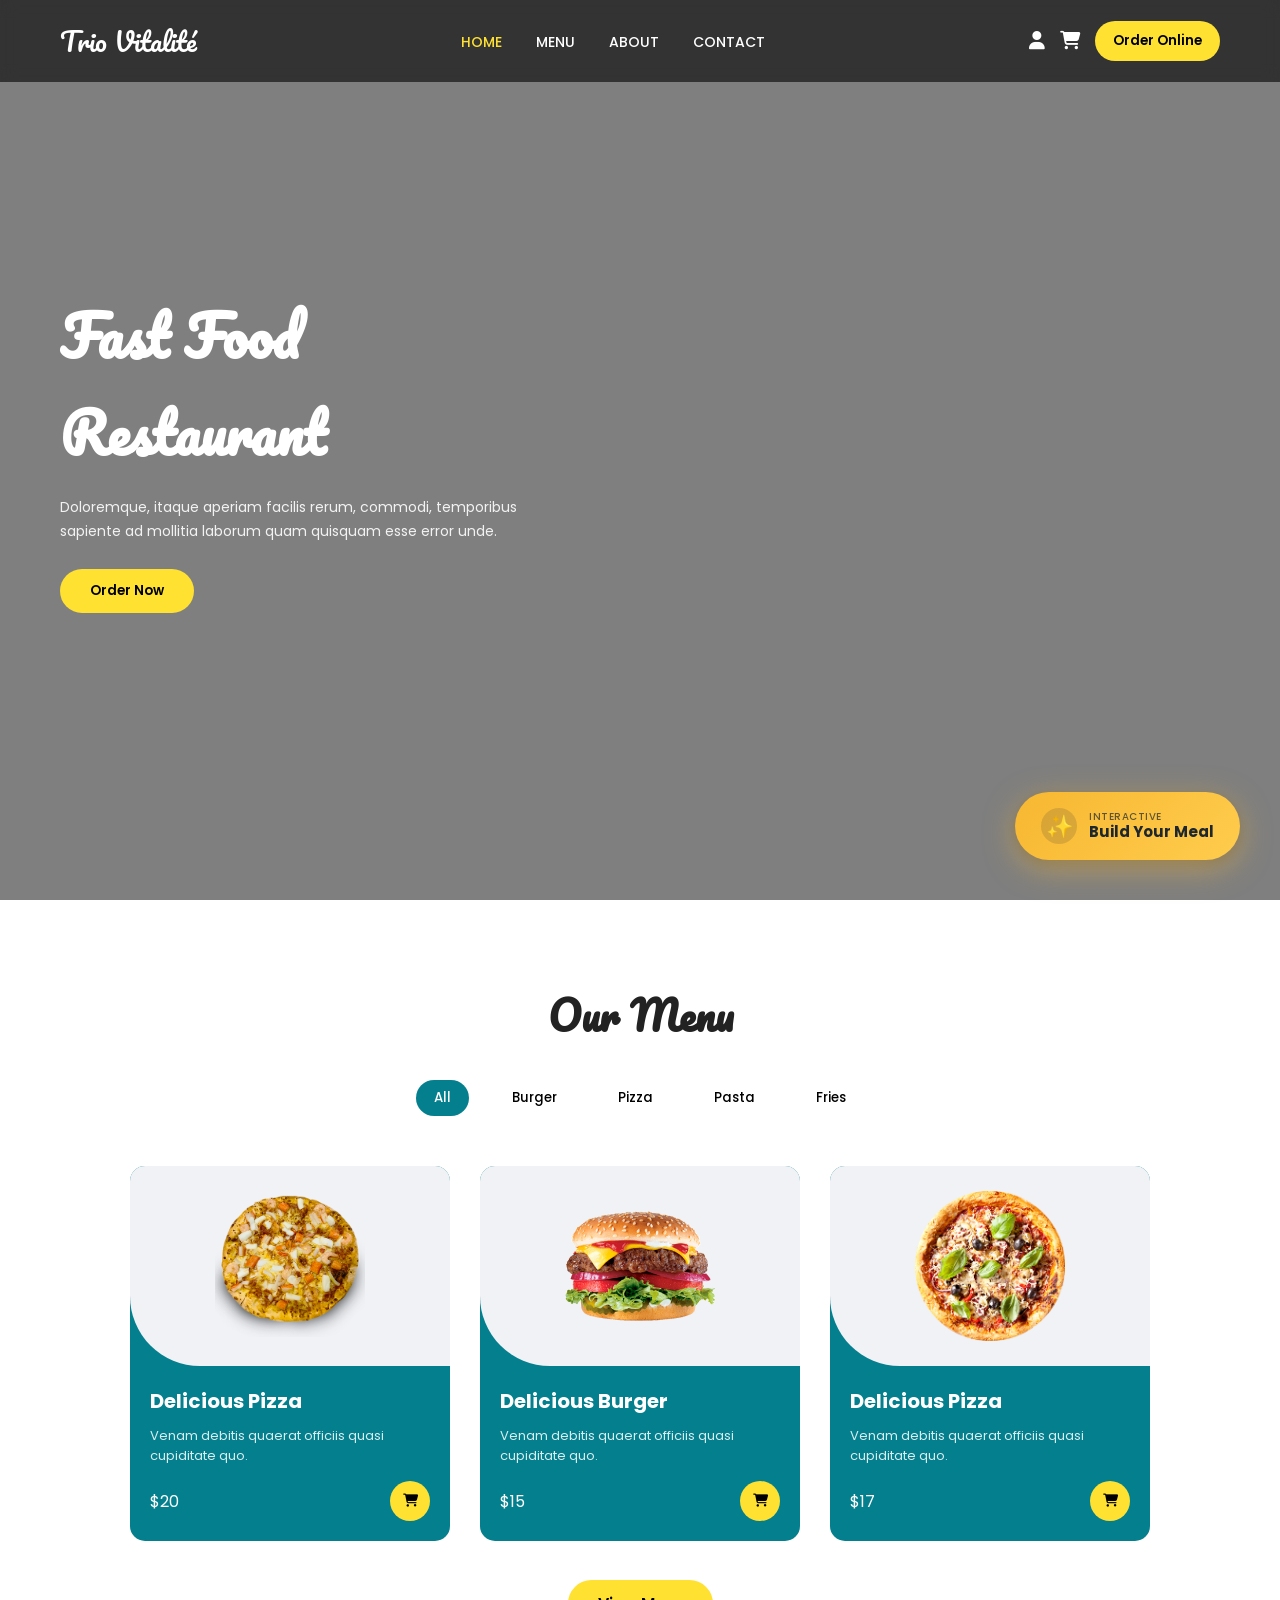
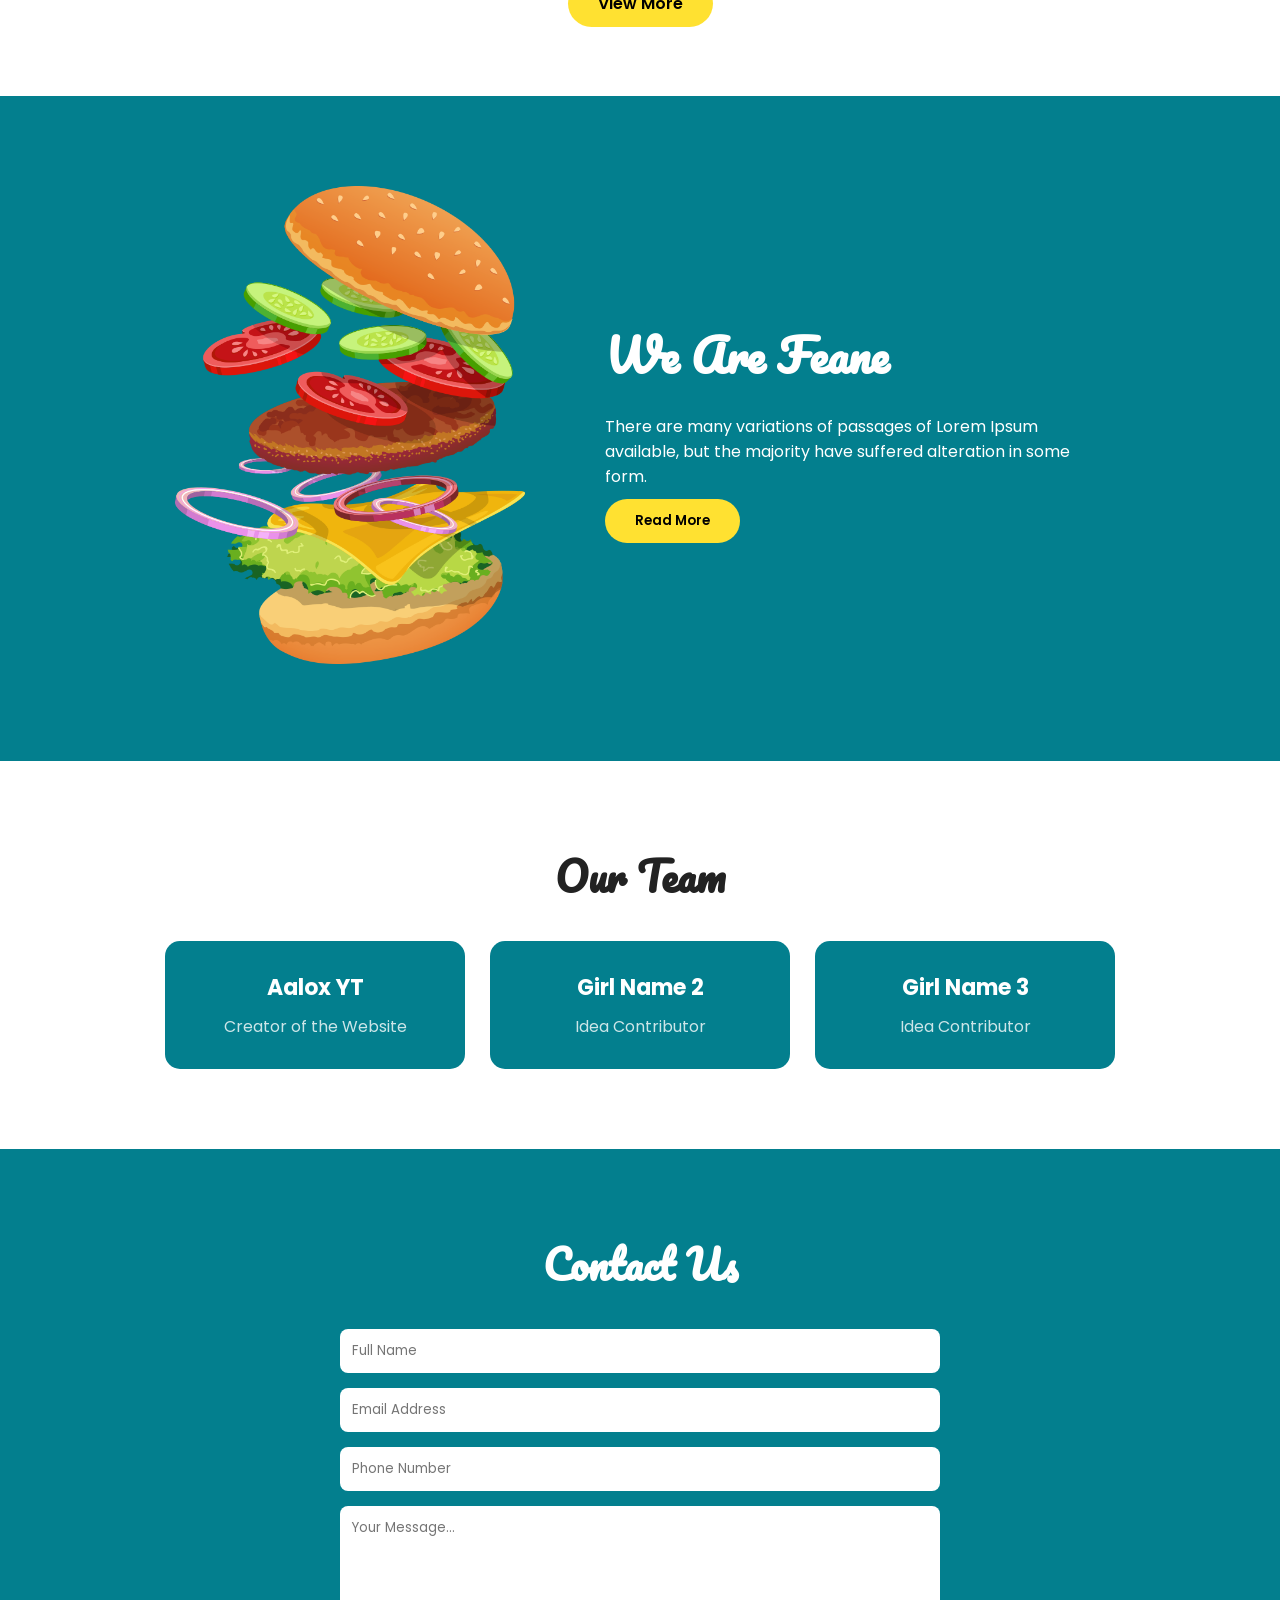
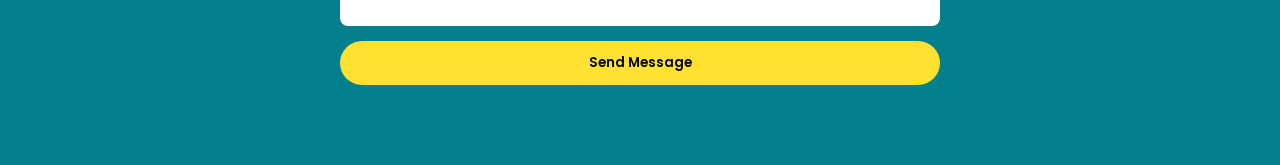
<file: home.html>
<!DOCTYPE html>
<html lang="en">
<head>
  <meta charset="UTF-8">
  <meta name="viewport" content="width=device-width, initial-scale=1.0">
  <title>Trio Vitalité - Home</title>
  <link rel="stylesheet" href="home.css">
  <link rel="stylesheet" href="https://cdnjs.cloudflare.com/ajax/libs/font-awesome/6.5.0/css/all.min.css">
  <style>
/* ===== POPUP OVERLAY (DARK BLUR BACKGROUND) ===== */
.popup-overlay {
  position: fixed;
  top: 0;
  left: 0;
  width: 100%;
  height: 100%;
  background: rgba(0,0,0,0.6);
  backdrop-filter: blur(8px);
  display: none;
  justify-content: center;
  align-items: center;
  z-index: 2000;
  animation: fadeIn 0.4s ease;
}

/* SHOW POPUP */
.popup-overlay.active {
  display: flex;
}

/* ===== POPUP BOX (GLASS EFFECT) ===== */
.popup-box {
  width: 380px;
  max-width: 90%;
  padding: 30px;
  border-radius: 20px;
  background: rgba(255,255,255,0.08);
  backdrop-filter: blur(20px);
  box-shadow: 0 20px 60px rgba(0,0,0,0.4);
  border: 1px solid rgba(255,255,255,0.15);
  color: #fff;
  text-align: center;
  animation: slideUp 0.5s ease;
}

/* ===== TITLES ===== */
.popup-box h2 {
  margin-bottom: 20px;
  font-size: 24px;
  font-weight: 700;
}

/* ===== INPUTS ===== */
.popup-box input {
  width: 100%;
  padding: 12px 14px;
  margin: 10px 0;
  border-radius: 10px;
  border: none;
  outline: none;
  background: rgba(255,255,255,0.1);
  color: white;
  font-size: 14px;
  transition: 0.3s;
}

.popup-box input::placeholder {
  color: rgba(255,255,255,0.6);
}

.popup-box input:focus {
  background: rgba(255,255,255,0.2);
  transform: scale(1.02);
}

/* ===== RADIO BUTTONS ===== */
.radio-group {
  display: flex;
  justify-content: space-around;
  margin: 15px 0;
  font-size: 14px;
}

.radio-group label {
  cursor: pointer;
}

/* ===== TOTAL TEXT ===== */
.total-text {
  margin-top: 15px;
  font-size: 18px;
  font-weight: 600;
}

/* ===== ORANGE BUTTON (UPDATED 🔥) ===== */
.checkout-btn {
  width: 100%;
  padding: 12px;
  margin-top: 15px;
  border: none;
  border-radius: 30px;
  background: linear-gradient(135deg, #f7b731, #ffcc4d);
  color: #1e272e;
  font-weight: 700;
  cursor: pointer;
  transition: 0.3s;
  box-shadow: 0 6px 20px rgba(247,183,49,0.4);
}

.checkout-btn:hover {
  transform: translateY(-3px) scale(1.05);
  box-shadow: 0 10px 25px rgba(247,183,49,0.6);
}

/* ===== CLOSE BUTTON ===== */
.close-btn {
  width: 100%;
  padding: 10px;
  margin-top: 10px;
  border: none;
  border-radius: 30px;
  background: rgba(255,255,255,0.15);
  color: white;
  cursor: pointer;
  transition: 0.3s;
}

.close-btn:hover {
  background: rgba(255,255,255,0.25);
}

/* ===== ANIMATIONS ===== */
@keyframes fadeIn {
  from { opacity: 0; }
  to { opacity: 1; }
}

@keyframes slideUp {
  from {
    transform: translateY(50px) scale(0.9);
    opacity: 0;
  }
  to {
    transform: translateY(0) scale(1);
    opacity: 1;
  }
}









    

    html {
  scroll-behavior: smooth;
}

.scroll-animate {
  opacity: 0;
  transform: translateY(50px);
  transition: all 0.8s ease;
}

.scroll-animate.show {
  opacity: 1;
  transform: translateY(0);
}
    /* ===== FLOATING CUSTOMIZE BUTTON ===== */
    .float-customize {
      position: fixed;
      bottom: 40px;
      right: 40px;
      z-index: 1500;
      display: flex;
      flex-direction: column;
      align-items: flex-end;
      gap: 10px;
    }

    .float-customize-btn {
      display: flex;
      align-items: center;
      gap: 12px;
      background: linear-gradient(135deg, #f7b731, #ffcc4d);
      color: #1e272e;
      border: none;
      padding: 16px 26px;
      border-radius: 50px;
      font-family: 'Poppins', sans-serif;
      font-weight: 700;
      font-size: 15px;
      cursor: pointer;
      box-shadow: 0 8px 30px rgba(247, 183, 49, 0.5), 0 4px 12px rgba(0,0,0,0.2);
      transition: all 0.35s cubic-bezier(0.175, 0.885, 0.32, 1.275);
      text-decoration: none;
      white-space: nowrap;
      animation: floatPulse 3s ease-in-out infinite;
    }

    @keyframes floatPulse {
      0%, 100% { transform: translateY(0px); box-shadow: 0 8px 30px rgba(247,183,49,0.5), 0 4px 12px rgba(0,0,0,0.2); }
      50% { transform: translateY(-6px); box-shadow: 0 16px 40px rgba(247,183,49,0.6), 0 8px 20px rgba(0,0,0,0.25); }
    }

    .float-customize-btn:hover {
      transform: translateY(-8px) scale(1.06) !important;
      box-shadow: 0 20px 50px rgba(247,183,49,0.65), 0 8px 20px rgba(0,0,0,0.3) !important;
      animation: none;
    }

    .float-customize-btn .btn-icon {
      font-size: 22px;
      display: flex;
      align-items: center;
      justify-content: center;
      background: rgba(30,39,46,0.15);
      width: 36px; height: 36px;
      border-radius: 50%;
      transition: transform 0.3s ease;
    }

    .float-customize-btn:hover .btn-icon {
      transform: rotate(20deg) scale(1.15);
    }

    .float-customize-btn .btn-text {
      display: flex;
      flex-direction: column;
      line-height: 1.2;
    }

    .float-customize-btn .btn-text .line1 {
      font-size: 10px;
      font-weight: 500;
      opacity: 0.7;
      text-transform: uppercase;
      letter-spacing: 0.5px;
    }

    .float-customize-btn .btn-text .line2 {
      font-size: 15px;
      font-weight: 700;
    }
  </style>
</head>
<body>

  <!-- NAVBAR -->
  <header class="navbar">
    <div class="logo">Trio Vitalité</div>

    <nav>
      <a href="home.html" class="active">HOME</a>
      <a href="menu.html">MENU</a>
      <a href="about.html">ABOUT</a>
      <a href="#contact">CONTACT</a>
    </nav>

    <div class="nav-icons">
      <i class="fa-solid fa-user" id="openRegister"></i>
      <i class="fa-solid fa-cart-shopping" id="openCart"></i>
      <button class="order-btn">Order Online</button>
    </div>
  </header>

  <!-- HERO SECTION -->
  <section class="hero">
    <video autoplay muted loop class="hero-video">
      <source src="assets/hero-video.mp4" type="video/mp4">
      Your browser does not support the video tag.
    </video>
    <div class="hero-content">
      <h1>Fast Food Restaurant</h1>
      <p>
        Doloremque, itaque aperiam facilis rerum, commodi, temporibus sapiente ad
        mollitia laborum quam quisquam esse error unde.
      </p>
      <button class="hero-btn">Order Now</button>
    </div>
  </section>

  <!-- MENU SECTION -->
  <section class="menu-section scroll-animate">
    <h2 class="section-title">Our Menu</h2>

    <div class="menu-tabs">
      <button class="tab active" data-filter="all">All</button>
      <button class="tab" data-filter="burger">Burger</button>
      <button class="tab" data-filter="pizza">Pizza</button>
      <button class="tab" data-filter="pasta">Pasta</button>
      <button class="tab" data-filter="fries">Fries</button>
    </div>

    <div class="menu-grid" id="menuGrid">

      <div class="menu-card" data-category="pizza">
        <div class="menu-img">
          <img src="assets/f1.png" alt="Pizza">
        </div>
        <div class="menu-info">
          <h3>Delicious Pizza</h3>
          <p>Venam debitis quaerat officiis quasi cupiditate quo.</p>
          <div class="menu-bottom">
            <span>$20</span>
            <button class="cart-btn" onclick="addToCart('Delicious Pizza', 20)">
              <i class="fa-solid fa-cart-shopping"></i>
            </button>
          </div>
        </div>
      </div>

      <div class="menu-card" data-category="burger">
        <div class="menu-img">
          <img src="assets/f2.png" alt="Burger">
        </div>
        <div class="menu-info">
          <h3>Delicious Burger</h3>
          <p>Venam debitis quaerat officiis quasi cupiditate quo.</p>
          <div class="menu-bottom">
            <span>$15</span>
            <button class="cart-btn" onclick="addToCart('Delicious Burger', 15)">
              <i class="fa-solid fa-cart-shopping"></i>
            </button>
          </div>
        </div>
      </div>

      <div class="menu-card" data-category="pizza">
        <div class="menu-img">
          <img src="assets/f3.png" alt="Pizza">
        </div>
        <div class="menu-info">
          <h3>Delicious Pizza</h3>
          <p>Venam debitis quaerat officiis quasi cupiditate quo.</p>
          <div class="menu-bottom">
            <span>$17</span>
            <button class="cart-btn" onclick="addToCart('Delicious Pizza', 17)">
              <i class="fa-solid fa-cart-shopping"></i>
            </button>
          </div>
        </div>
      </div>

    </div>

    <div class="view-more">
      <a href="menu.html" class="view-btn">View More</a>
    </div>
  </section>

  <!-- ABOUT SECTION -->
  <section class="about-section scroll-animate" id="about">
    <div class="about-img">
      <img src="assets/about-img.png" alt="Burger Layers">
    </div>

    <div class="about-text">
      <h2>We Are Feane</h2>
      <p>
        There are many variations of passages of Lorem Ipsum available, but the majority
        have suffered alteration in some form.
      </p>
      <button class="hero-btn">Read More</button>
    </div>
  </section>

  <!-- TEAM SECTION -->
  <section class="team-section scroll-animate">
    <h2 class="section-title">Our Team</h2>

    <div class="team-grid">
      <div class="team-card">
        <h3>Aalox YT</h3>
        <p>Creator of the Website</p>
      </div>
      <div class="team-card">
        <h3>Girl Name 2</h3>
        <p>Idea Contributor</p>
      </div>
      <div class="team-card">
        <h3>Girl Name 3</h3>
        <p>Idea Contributor</p>
      </div>
    </div>
  </section>

  <!-- CONTACT SECTION -->
  <section class="contact-section scroll-animate" id="contact">
    <h2 class="section-title">Contact Us</h2>

    <form class="contact-form">
      <input type="text" placeholder="Full Name" required>
      <input type="email" placeholder="Email Address" required>
      <input type="text" placeholder="Phone Number" required>
      <textarea placeholder="Your Message..." required></textarea>
      <button type="submit">Send Message</button>
    </form>
  </section>

  <!-- FLOATING CUSTOMIZE BUTTON -->
  <div class="float-customize">
    <a href="food-select.html" class="float-customize-btn">
      <span class="btn-icon">✨</span>
      <span class="btn-text">
        <span class="line1">Interactive</span>
        <span class="line2">Build Your Meal</span>
      </span>
    </a>
  </div>

  <!-- CART POPUP -->
  <div class="popup-overlay" id="cartPopup">
    <div class="popup-box">
      <h2>Your Panier </h2>

      <div class="cart-items" id="cartItems"></div>

      <h3>Choose Order Type:</h3>
      <div class="radio-group">
        <label><input type="radio" name="type" value="School" required> School</label>
        <label><input type="radio" name="type" value="Company"> Company</label>
        <label><input type="radio" name="type" value="Client"> One Client</label>
      </div>

      <input type="text" id="fullname" placeholder="Full Name" required>
      <input type="text" id="address" placeholder="Delivery Address" required>
      <input type="text" id="phone" placeholder="Phone Number" required>

      <h3 class="total-text">Total: $<span id="cartTotal">0</span></h3>

      <button class="checkout-btn" onclick="checkout()">Checkout</button>
      <button class="close-btn" id="closeCart">Close</button>
    </div>
  </div>

  <!-- REGISTER POPUP -->
  <div class="popup-overlay" id="registerPopup">
    <div class="popup-box">
      <h2>Register </h2>

      <input type="text" id="regName" placeholder="Full Name" required>
      <input type="email" id="regEmail" placeholder="Email" required>
      <input type="password" id="regPass" placeholder="Password" required>

      <button class="checkout-btn" onclick="register()">Register</button>
      <button class="close-btn" id="closeRegister">Close</button>
    </div>
  </div>

  <script src="home.js"></script>
</body>
</html>
</file>
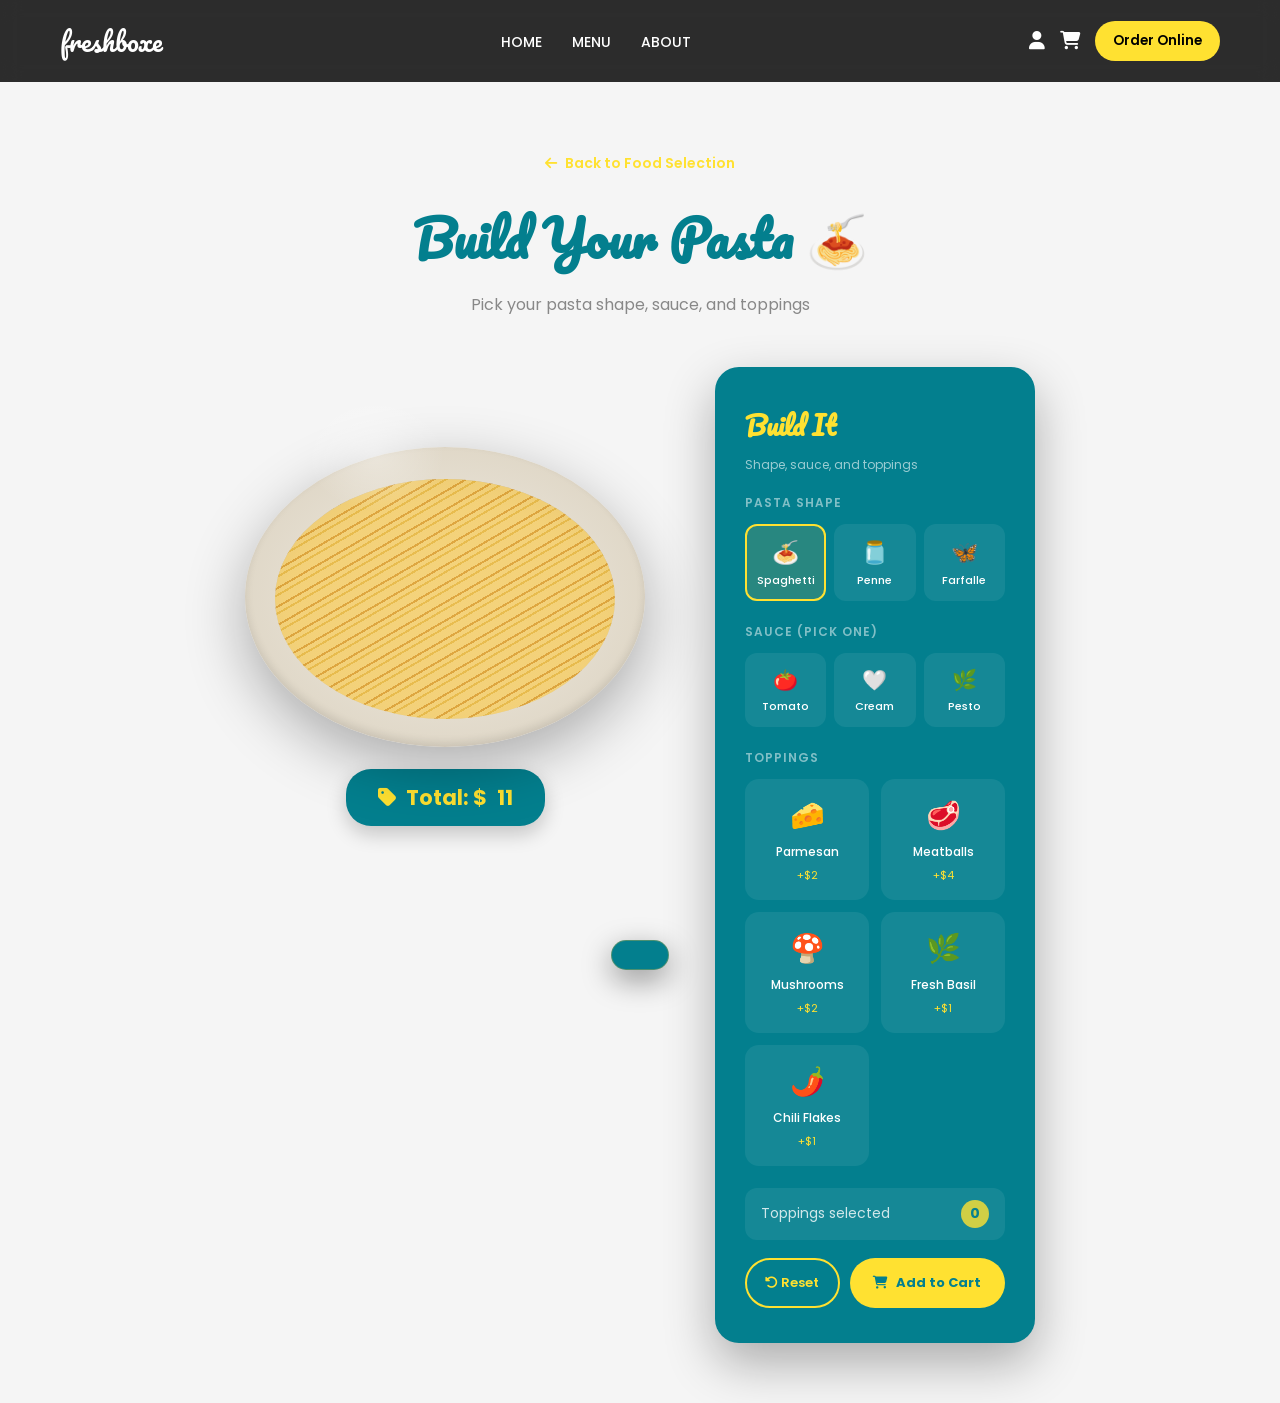
<file: pasta-builder.html>
<!DOCTYPE html>
<html lang="en">
<head>
  <meta charset="UTF-8">
  <meta name="viewport" content="width=device-width, initial-scale=1.0">
  <title>freshboxe - Build Your Pasta</title>
  <link rel="stylesheet" href="https://cdnjs.cloudflare.com/ajax/libs/font-awesome/6.5.0/css/all.min.css">
  <style>
    @import url('https://fonts.googleapis.com/css2?family=Poppins:wght@300;400;600;700&family=Pacifico&display=swap');
    * { margin:0; padding:0; box-sizing:border-box; font-family:'Poppins',sans-serif; }
    body { background:#f5f5f5; opacity:0; transition:opacity 0.6s ease; padding-top:90px; }
    body.loaded { opacity:1; }
    .navbar { position:fixed; top:0; width:100%; padding:18px 60px; background:rgba(0,0,0,0.82); backdrop-filter:blur(10px); display:flex; justify-content:space-between; align-items:center; z-index:1000; }
    .logo { font-family:'Pacifico',cursive; font-size:26px; color:white; }
    nav a { color:white; text-decoration:none; margin:0 15px; font-size:14px; font-weight:500; transition:0.3s; }
    nav a:hover { color:#ffe131; }
    .nav-icons { display:flex; align-items:center; gap:15px; }
    .nav-icons i { color:white; cursor:pointer; font-size:18px; transition:0.3s; }
    .nav-icons i:hover { color:#ffe131; }
    .order-btn { background:#ffe131; border:none; padding:10px 18px; border-radius:25px; cursor:pointer; font-weight:600; }
    .builder { padding:60px 40px; min-height:100vh; }
    .builder-header { text-align:center; margin-bottom:50px; }
    .builder-header h1 { font-family:'Pacifico',cursive; font-size:50px; color:#037F8E; margin-bottom:10px; }
    .builder-header p { color:#888; font-size:16px; }
    .back-link { display:inline-flex; align-items:center; gap:8px; color:#ffe131; text-decoration:none; font-weight:600; font-size:14px; margin-bottom:20px; transition:0.3s; }
    .back-link:hover { gap:14px; }
    .builder-layout { display:flex; justify-content:center; align-items:flex-start; gap:70px; flex-wrap:wrap; max-width:1100px; margin:0 auto; }
    .pasta-stage { display:flex; flex-direction:column; align-items:center; gap:22px; }

    /* ======= PASTA BOWL ======= */
    .pasta-bowl-wrap {
      position:relative;
      width:400px; height:380px;
    }

    /* Plate rim */
    .plate-rim {
      position:absolute; bottom:0; left:50%; transform:translateX(-50%);
      width:400px; height:300px;
      background: radial-gradient(ellipse 100% 100% at 50% 50%, #f0ece4 0%, #e0d8c8 50%, #c8bca8 80%, #b0a090 100%);
      border-radius:50%;
      box-shadow: 0 20px 60px rgba(0,0,0,0.3), inset 0 -4px 8px rgba(0,0,0,0.1);
    }
    /* Inner bowl cavity */
    .plate-inner {
      position:absolute; bottom:28px; left:50%; transform:translateX(-50%);
      width:340px; height:240px;
      border-radius:50%;
      overflow:hidden;
      box-shadow: inset 0 8px 20px rgba(0,0,0,0.2);
    }

    /* ---- BASE PASTA LAYER — spaghetti noodles (CSS stripes) ---- */
    .pasta-base {
      position:absolute; inset:0;
      background:
        repeating-linear-gradient(-30deg,
          #f5d070 0px, #f5d070 3px,
          #e8b840 3px, #e8b840 5px,
          #f5d070 5px, #f5d070 9px,
          #dda030 9px, #dda030 11px,
          #f5d070 11px, #f5d070 16px);
      opacity:0.9;
    }

    /* ---- SAUCE LAYER ---- */
    .pasta-layer { position:absolute; inset:0; opacity:0; transition:opacity 0.5s ease; }
    .pasta-layer.visible { opacity:1; animation:topPop 0.5s cubic-bezier(0.175,0.885,0.32,1.275); }
    @keyframes topPop { 0%{transform:scale(0.88);opacity:0} 100%{transform:scale(1);opacity:1} }

    /* Tomato sauce */
    #layer-tomato-sauce {
      background:
        radial-gradient(ellipse 80% 60% at 45% 45%, rgba(200,50,20,0.88) 0%, transparent 70%),
        radial-gradient(ellipse 60% 50% at 65% 60%, rgba(180,40,15,0.8) 0%, transparent 65%),
        radial-gradient(ellipse 50% 45% at 30% 65%, rgba(210,55,20,0.75) 0%, transparent 60%);
    }
    /* Cream sauce */
    #layer-cream-sauce {
      background:
        radial-gradient(ellipse 80% 70% at 50% 45%, rgba(255,245,220,0.92) 0%, rgba(240,220,180,0.85) 50%, transparent 75%),
        radial-gradient(ellipse 55% 50% at 70% 65%, rgba(255,240,210,0.8) 0%, transparent 65%);
    }
    /* Pesto sauce */
    #layer-pesto-sauce {
      background:
        radial-gradient(ellipse 75% 65% at 48% 48%, rgba(60,120,40,0.88) 0%, transparent 70%),
        radial-gradient(ellipse 50% 45% at 68% 62%, rgba(45,100,30,0.8) 0%, transparent 65%);
    }

    /* Parmesan — white fluffy dots */
    #layer-parmesan::before {
      content:''; position:absolute; inset:0;
      background:
        radial-gradient(circle 18px at 30% 35%, rgba(255,255,240,0.9) 0%, transparent 100%),
        radial-gradient(circle 14px at 55% 28%, rgba(255,255,240,0.85) 0%, transparent 100%),
        radial-gradient(circle 20px at 68% 55%, rgba(255,255,240,0.9) 0%, transparent 100%),
        radial-gradient(circle 15px at 25% 65%, rgba(255,255,240,0.85) 0%, transparent 100%),
        radial-gradient(circle 12px at 48% 72%, rgba(255,255,240,0.88) 0%, transparent 100%),
        radial-gradient(circle 16px at 75% 38%, rgba(255,255,240,0.85) 0%, transparent 100%);
    }
    /* Meatballs */
    #layer-meatballs::before {
      content:''; position:absolute; inset:0;
      background:
        radial-gradient(circle 28px at 35% 40%, #5a2810 0%, #7a3820 50%, #9a4a28 80%, transparent 90%),
        radial-gradient(circle 26px at 62% 35%, #5a2810 0%, #7a3820 50%, #9a4a28 80%, transparent 90%),
        radial-gradient(circle 24px at 50% 65%, #5a2810 0%, #7a3820 50%, #9a4a28 80%, transparent 90%);
    }
    #layer-meatballs::after {
      content:''; position:absolute; inset:0;
      background:
        radial-gradient(circle 10px at 32% 36%, rgba(255,200,150,0.35) 0%, transparent 100%),
        radial-gradient(circle 9px  at 59% 31%, rgba(255,200,150,0.35) 0%, transparent 100%),
        radial-gradient(circle 8px  at 47% 61%, rgba(255,200,150,0.35) 0%, transparent 100%);
    }
    /* Mushrooms */
    #layer-mushrooms::before {
      content:''; position:absolute; inset:0;
      background:
        radial-gradient(ellipse 28px 20px at 30% 38%, #b8915a 0%, #8a6535 65%, transparent 80%),
        radial-gradient(ellipse 26px 18px at 60% 32%, #b8915a 0%, #8a6535 65%, transparent 80%),
        radial-gradient(ellipse 24px 17px at 50% 66%, #b8915a 0%, #8a6535 65%, transparent 80%),
        radial-gradient(ellipse 20px 14px at 75% 55%, #b8915a 0%, #8a6535 65%, transparent 80%);
    }
    /* Basil */
    #layer-basil::before {
      content:''; position:absolute; inset:0;
      background:
        radial-gradient(ellipse 26px 16px at 35% 35%, #2d7a30 0%, #1a5c1d 70%, transparent 85%),
        radial-gradient(ellipse 22px 14px at 60% 28%, #35892d 0%, #1e6020 70%, transparent 85%),
        radial-gradient(ellipse 24px 15px at 50% 66%, #2d7a30 0%, #1a5c1d 70%, transparent 85%),
        radial-gradient(ellipse 18px 12px at 74% 56%, #35892d 0%, #1e6020 70%, transparent 85%);
    }
    /* Chili flakes */
    #layer-chili::before {
      content:''; position:absolute; inset:0;
      background:
        radial-gradient(circle 5px at 28% 32%, #c0392b 0%, transparent 100%),
        radial-gradient(circle 4px at 42% 55%, #e74c3c 0%, transparent 100%),
        radial-gradient(circle 5px at 60% 38%, #c0392b 0%, transparent 100%),
        radial-gradient(circle 4px at 35% 65%, #e74c3c 0%, transparent 100%),
        radial-gradient(circle 5px at 68% 60%, #c0392b 0%, transparent 100%),
        radial-gradient(circle 3px at 50% 44%, #e74c3c 0%, transparent 100%),
        radial-gradient(circle 4px at 74% 42%, #c0392b 0%, transparent 100%),
        radial-gradient(circle 3px at 55% 70%, #e74c3c 0%, transparent 100%);
    }

    /* Plate highlight */
    .plate-shine {
      position:absolute; top:8%; left:15%; width:35%; height:30%;
      background: radial-gradient(ellipse, rgba(255,255,255,0.35) 0%, transparent 70%);
      border-radius:50%; pointer-events:none;
    }

    /* Price badge */
    .price-badge { background:#037F8E; color:#ffe131; padding:13px 32px; border-radius:25px; font-size:21px; font-weight:700; display:flex; align-items:center; gap:10px; box-shadow:0 8px 20px rgba(0,0,0,0.2); }

    /* PANEL */
    .panel { background:#037F8E; border-radius:24px; padding:35px 30px; color:white; width:320px; box-shadow:0 20px 50px rgba(0,0,0,0.3); }
    .panel h3 { font-family:'Pacifico',cursive; font-size:26px; color:#ffe131; margin-bottom:8px; }
    .panel .subtitle { font-size:12px; opacity:0.6; margin-bottom:20px; }
    .section-label { font-size:12px; text-transform:uppercase; letter-spacing:1px; opacity:0.5; margin-bottom:12px; font-weight:600; }

    /* Pasta type selector */
    .pasta-selector { display:flex; gap:8px; margin-bottom:22px; flex-wrap:wrap; }
    .pasta-opt { flex:1; min-width:70px; background:rgba(255,255,255,0.07); border:2px solid transparent; border-radius:12px; padding:10px 6px; cursor:pointer; color:white; text-align:center; font-size:11px; font-weight:500; transition:all 0.3s; }
    .pasta-opt:hover { border-color:rgba(247,183,49,0.5); }
    .pasta-opt.active { border-color:#ffe131; background:rgba(247,183,49,0.15); }
    .pasta-opt .pe { font-size:22px; display:block; margin-bottom:3px; }

    /* Sauce selector */
    .sauce-selector { display:flex; gap:8px; margin-bottom:22px; }
    .sauce-opt { flex:1; background:rgba(255,255,255,0.07); border:2px solid transparent; border-radius:12px; padding:10px 6px; cursor:pointer; color:white; text-align:center; font-size:11px; font-weight:500; transition:all 0.3s; }
    .sauce-opt:hover { border-color:rgba(247,183,49,0.5); }
    .sauce-opt.active { border-color:#ffe131; background:rgba(247,183,49,0.15); }
    .sauce-opt .se { font-size:20px; display:block; margin-bottom:3px; }

    .toppings-grid { display:grid; grid-template-columns:1fr 1fr; gap:12px; margin-bottom:22px; }
    .topping-btn { background:rgba(255,255,255,0.07); border:2px solid transparent; border-radius:14px; padding:14px 8px; cursor:pointer; color:white; display:flex; flex-direction:column; align-items:center; gap:6px; transition:all 0.3s; position:relative; }
    .topping-btn:hover { background:rgba(247,183,49,0.15); border-color:#ffe131; transform:translateY(-3px); }
    .topping-btn.active { background:rgba(247,183,49,0.2); border-color:#ffe131; }
    .topping-btn .check { position:absolute; top:7px; right:7px; width:16px; height:16px; background:#ffe131; border-radius:50%; display:none; align-items:center; justify-content:center; font-size:9px; color:#037F8E; }
    .topping-btn.active .check { display:flex; }
    .t-icon { font-size:28px; transition:transform 0.3s; }
    .topping-btn:hover .t-icon { transform:scale(1.2) rotate(8deg); }
    .topping-name { font-size:12px; font-weight:500; }
    .topping-price { font-size:11px; color:#ffe131; }

    .counter-row { display:flex; justify-content:space-between; align-items:center; background:rgba(255,255,255,0.07); border-radius:12px; padding:12px 16px; margin-bottom:18px; }
    .counter-row span { font-size:14px; opacity:0.8; }
    .counter-badge { background:#ffe131; color:#037F8E; width:28px; height:28px; border-radius:50%; display:flex; align-items:center; justify-content:center; font-weight:700; font-size:14px; }
    .controls { display:flex; gap:10px; }
    .reset-btn { flex:1; background:transparent; border:2px solid #ffe131; color:#ffe131; padding:13px; border-radius:25px; font-weight:600; cursor:pointer; transition:all 0.3s; font-size:13px; }
    .reset-btn:hover { background:#ffe131; color:#037F8E; }
    .cart-add-btn { flex:2; background:#ffe131; border:none; color:#037F8E; padding:13px; border-radius:25px; font-weight:700; cursor:pointer; transition:all 0.3s; font-size:13px; display:flex; align-items:center; justify-content:center; gap:8px; }
    .cart-add-btn:hover { background:#ffcc4d; }

    .popup-overlay { position:fixed; inset:0; background:rgba(0,0,0,0.75); display:none; justify-content:center; align-items:center; z-index:2000; }
    .popup-box { width:420px; background:#037F8E; color:white; padding:30px; border-radius:20px; animation:pop 0.35s ease; }
    @keyframes pop{from{transform:scale(0.8);opacity:0}to{transform:scale(1);opacity:1}}
    .popup-box h2 { font-family:'Pacifico',cursive; margin-bottom:20px; color:#ffe131; }
    .popup-box input { width:100%; margin:8px 0; padding:12px; border-radius:10px; border:none; background:rgba(255,255,255,0.1); color:white; font-size:14px; }
    .popup-box input::placeholder { color:rgba(255,255,255,0.5); }
    .cart-items { max-height:160px; overflow-y:auto; margin-bottom:15px; }
    .cart-item { display:flex; justify-content:space-between; align-items:center; background:rgba(255,255,255,0.08); padding:10px 12px; border-radius:10px; margin-bottom:8px; font-size:14px; }
    .cart-item button { background:#e74c3c; border:none; color:white; padding:4px 10px; border-radius:8px; cursor:pointer; }
    .total-text { font-size:18px; font-weight:600; margin:10px 0; }
    .checkout-btn { width:100%; background:#ffe131; border:none; padding:14px; border-radius:25px; font-weight:700; cursor:pointer; margin-top:10px; font-size:15px; }
    .close-btn { width:100%; background:transparent; border:2px solid #ffe131; padding:12px; border-radius:25px; color:#ffe131; cursor:pointer; margin-top:10px; font-weight:600; }
    .toast { position:fixed; bottom:30px; left:50%; transform:translateX(-50%) translateY(100px); background:#037F8E; color:#ffe131; padding:14px 28px; border-radius:25px; font-weight:600; font-size:15px; box-shadow:0 10px 30px rgba(0,0,0,0.4); border:1px solid rgba(247,183,49,0.3); transition:transform 0.4s cubic-bezier(0.175,0.885,0.32,1.275); z-index:9999; }
    .toast.show { transform:translateX(-50%) translateY(0); }
    @media(max-width:768px){ .navbar{padding:18px 20px;} .pasta-bowl-wrap{width:300px;height:290px;} .panel{width:290px;} }
  </style>
</head>
<body>
  <header class="navbar">
    <div class="logo">freshboxe</div>
    <nav><a href="index.html">HOME</a><a href="menu.html">MENU</a><a href="about.html">ABOUT</a></nav>
    <div class="nav-icons">
      <i class="fa-solid fa-user" id="openRegister"></i>
      <i class="fa-solid fa-cart-shopping" id="openCart"></i>
      <button class="order-btn">Order Online</button>
    </div>
  </header>

  <div class="builder">
    <div style="text-align:center"><a href="food-select.html" class="back-link"><i class="fa-solid fa-arrow-left"></i> Back to Food Selection</a></div>
    <div class="builder-header">
      <h1>Build Your Pasta 🍝</h1>
      <p>Pick your pasta shape, sauce, and toppings</p>
    </div>

    <div class="builder-layout">
      <div class="pasta-stage">
        <div class="pasta-bowl-wrap" id="pastaBowl">
          <div class="plate-rim"></div>
          <div class="plate-inner" id="plateInner">
            <div class="pasta-base" id="pastaBase"></div>
            <!-- Sauce layers -->
            <div class="pasta-layer" id="layer-tomato-sauce"></div>
            <div class="pasta-layer" id="layer-cream-sauce"></div>
            <div class="pasta-layer" id="layer-pesto-sauce"></div>
            <!-- Topping layers -->
            <div class="pasta-layer" id="layer-parmesan"></div>
            <div class="pasta-layer" id="layer-meatballs"></div>
            <div class="pasta-layer" id="layer-mushrooms"></div>
            <div class="pasta-layer" id="layer-basil"></div>
            <div class="pasta-layer" id="layer-chili"></div>
          </div>
          <div class="plate-shine"></div>
        </div>
        <div class="price-badge"><i class="fa-solid fa-tag"></i> Total: $<span id="pastaPrice">11</span></div>
      </div>

      <div class="panel">
        <h3>Build It</h3>
        <p class="subtitle">Shape, sauce, and toppings</p>

        <p class="section-label">Pasta Shape</p>
        <div class="pasta-selector">
          <div class="pasta-opt active" id="shape-spaghetti" onclick="selectShape('spaghetti')"><span class="pe">🍝</span>Spaghetti</div>
          <div class="pasta-opt" id="shape-penne"      onclick="selectShape('penne')">     <span class="pe">🫙</span>Penne</div>
          <div class="pasta-opt" id="shape-farfalle"   onclick="selectShape('farfalle')">  <span class="pe">🦋</span>Farfalle</div>
        </div>

        <p class="section-label">Sauce (pick one)</p>
        <div class="sauce-selector">
          <div class="sauce-opt" id="sauce-tomato" onclick="selectSauce('tomato')"><span class="se">🍅</span>Tomato</div>
          <div class="sauce-opt" id="sauce-cream"  onclick="selectSauce('cream')"> <span class="se">🤍</span>Cream</div>
          <div class="sauce-opt" id="sauce-pesto"  onclick="selectSauce('pesto')"> <span class="se">🌿</span>Pesto</div>
        </div>

        <p class="section-label">Toppings</p>
        <div class="toppings-grid">
          <button class="topping-btn" id="btn-parmesan"  onclick="toggleTop('parmesan')"> <span class="check"><i class="fa-solid fa-check"></i></span><span class="t-icon">🧀</span><span class="topping-name">Parmesan</span><span class="topping-price">+$2</span></button>
          <button class="topping-btn" id="btn-meatballs" onclick="toggleTop('meatballs')"><span class="check"><i class="fa-solid fa-check"></i></span><span class="t-icon">🥩</span><span class="topping-name">Meatballs</span><span class="topping-price">+$4</span></button>
          <button class="topping-btn" id="btn-mushrooms" onclick="toggleTop('mushrooms')"><span class="check"><i class="fa-solid fa-check"></i></span><span class="t-icon">🍄</span><span class="topping-name">Mushrooms</span><span class="topping-price">+$2</span></button>
          <button class="topping-btn" id="btn-basil"     onclick="toggleTop('basil')">    <span class="check"><i class="fa-solid fa-check"></i></span><span class="t-icon">🌿</span><span class="topping-name">Fresh Basil</span><span class="topping-price">+$1</span></button>
          <button class="topping-btn" id="btn-chili"     onclick="toggleTop('chili')">    <span class="check"><i class="fa-solid fa-check"></i></span><span class="t-icon">🌶️</span><span class="topping-name">Chili Flakes</span><span class="topping-price">+$1</span></button>
        </div>

        <div class="counter-row"><span>Toppings selected</span><span class="counter-badge" id="count">0</span></div>
        <div class="controls">
          <button class="reset-btn" onclick="reset()"><i class="fa-solid fa-rotate-left"></i> Reset</button>
          <button class="cart-add-btn" onclick="addToCart()"><i class="fa-solid fa-cart-shopping"></i> Add to Cart</button>
        </div>
      </div>
    </div>
  </div>

  <div class="popup-overlay" id="cartPopup"><div class="popup-box"><h2>Your Cart 🛒</h2><div class="cart-items" id="cartItems"></div><p class="total-text">Total: $<span id="cartTotal">0</span></p><button class="checkout-btn" onclick="checkout()">Checkout ✅</button><button class="close-btn" id="closeCart">Close</button></div></div>
  <div class="popup-overlay" id="registerPopup"><div class="popup-box"><h2>Register 👤</h2><input type="text" id="regName" placeholder="Full Name"><input type="email" id="regEmail" placeholder="Email"><input type="password" id="regPass" placeholder="Password"><button class="checkout-btn" onclick="register()">Register</button><button class="close-btn" id="closeRegister">Close</button></div></div>
  <div class="toast" id="toast"></div>

  <script>
    const TOP_PRICES={parmesan:2,meatballs:4,mushrooms:2,basil:1,chili:1};
    const SAUCE_PRICES={tomato:2,cream:3,pesto:3};
    let activeTops={},currentSauce=null,currentShape='spaghetti',cart=[];

    /* Pasta base visual per shape */
    const shapePatterns={
      spaghetti:`repeating-linear-gradient(-30deg,#f5d070 0px,#f5d070 3px,#e8b840 3px,#e8b840 5px,#f5d070 5px,#f5d070 9px,#dda030 9px,#dda030 11px,#f5d070 11px,#f5d070 16px)`,
      penne:`repeating-linear-gradient(90deg,#f5d070 0px,#f5d070 12px,#d4a020 12px,#d4a020 15px,#f5d070 15px,#f5d070 27px,#d4a020 27px,#d4a020 30px),repeating-linear-gradient(180deg,#f5d070 0px,#f5d070 20px,#e0b030 20px,#e0b030 23px)`,
      farfalle:`radial-gradient(ellipse 16px 10px at 10% 30%, #f5d070 50%,transparent 51%),radial-gradient(ellipse 16px 10px at 10% 70%, #f5d070 50%,transparent 51%),radial-gradient(ellipse 16px 10px at 35% 30%, #f5d070 50%,transparent 51%),radial-gradient(ellipse 16px 10px at 35% 70%, #f5d070 50%,transparent 51%),radial-gradient(ellipse 16px 10px at 60% 30%, #f5d070 50%,transparent 51%),radial-gradient(ellipse 16px 10px at 60% 70%, #f5d070 50%,transparent 51%),radial-gradient(ellipse 16px 10px at 85% 30%, #f5d070 50%,transparent 51%),radial-gradient(ellipse 16px 10px at 85% 70%, #f5d070 50%,transparent 51%),#e8b840`
    };

    window.addEventListener('DOMContentLoaded',()=>{
      document.body.classList.add('loaded');
      document.getElementById('openCart').addEventListener('click',()=>{document.getElementById('cartPopup').style.display='flex';renderCart();});
      document.getElementById('closeCart').addEventListener('click',()=>{document.getElementById('cartPopup').style.display='none';});
      document.getElementById('openRegister').addEventListener('click',()=>{document.getElementById('registerPopup').style.display='flex';});
      document.getElementById('closeRegister').addEventListener('click',()=>{document.getElementById('registerPopup').style.display='none';});
    });

    function selectShape(s){
      currentShape=s;
      ['spaghetti','penne','farfalle'].forEach(x=>document.getElementById('shape-'+x).classList.remove('active'));
      document.getElementById('shape-'+s).classList.add('active');
      document.getElementById('pastaBase').style.background=shapePatterns[s];
      bounce();
    }
    function selectSauce(s){
      if(currentSauce===s){
        // deselect
        document.getElementById('sauce-'+s).classList.remove('active');
        document.getElementById('layer-'+s+'-sauce').classList.remove('visible');
        document.getElementById('layer-'+s+'-sauce').style.opacity='0';
        currentSauce=null;
      } else {
        // remove old
        if(currentSauce){
          document.getElementById('sauce-'+currentSauce).classList.remove('active');
          document.getElementById('layer-'+currentSauce+'-sauce').classList.remove('visible');
          document.getElementById('layer-'+currentSauce+'-sauce').style.opacity='0';
        }
        currentSauce=s;
        document.getElementById('sauce-'+s).classList.add('active');
        const l=document.getElementById('layer-'+s+'-sauce');
        l.classList.add('visible'); l.style.opacity='1';
        bounce();
      }
      updateUI();
    }
    function toggleTop(name){
      const layer=document.getElementById('layer-'+name),btn=document.getElementById('btn-'+name);
      if(activeTops[name]){activeTops[name]=false;btn.classList.remove('active');layer.classList.remove('visible');layer.style.opacity='0';}
      else{activeTops[name]=true;btn.classList.add('active');layer.classList.add('visible');layer.style.opacity='1';bounce();}
      updateUI();
    }
    function bounce(){const b=document.getElementById('pastaBowl');b.style.transform='scale(1.04)';setTimeout(()=>b.style.transform='',350);}
    function updateUI(){
      const c=Object.values(activeTops).filter(Boolean).length;document.getElementById('count').textContent=c;
      const topExtra=Object.entries(activeTops).filter(([,v])=>v).reduce((s,[k])=>s+(TOP_PRICES[k]||0),0);
      const sauceExtra=currentSauce?(SAUCE_PRICES[currentSauce]||0):0;
      document.getElementById('pastaPrice').textContent=11+topExtra+sauceExtra;
    }
    function reset(){
      Object.keys(activeTops).forEach(n=>{activeTops[n]=false;const l=document.getElementById('layer-'+n);if(l){l.classList.remove('visible');l.style.opacity='0';}const b=document.getElementById('btn-'+n);if(b)b.classList.remove('active');});
      if(currentSauce){document.getElementById('sauce-'+currentSauce).classList.remove('active');const l=document.getElementById('layer-'+currentSauce+'-sauce');if(l){l.classList.remove('visible');l.style.opacity='0';}currentSauce=null;}
      updateUI();showToast('🍝 Pasta reset!');
    }
    function addToCart(){
      if(!currentSauce){showToast('⚠️ Please pick a sauce!');return;}
      const tops=Object.entries(activeTops).filter(([,v])=>v).map(([k])=>k);
      const topExtra=tops.reduce((s,k)=>s+(TOP_PRICES[k]||0),0);
      const price=11+topExtra+(SAUCE_PRICES[currentSauce]||0);
      const desc=`${currentShape[0].toUpperCase()+currentShape.slice(1)}, ${currentSauce} sauce${tops.length?', '+tops.join(', '):''}`;
      cart.push({name:`Custom Pasta (${desc})`,price});showToast(`✅ Pasta added! $${price}`);
    }
    function renderCart(){const el=document.getElementById('cartItems'),tot=document.getElementById('cartTotal');el.innerHTML='';let sum=0;cart.forEach((item,i)=>{sum+=item.price;el.innerHTML+=`<div class="cart-item"><span>${item.name} - $${item.price}</span><button onclick="removeFromCart(${i})">X</button></div>`;});tot.textContent=sum;}
    function removeFromCart(i){cart.splice(i,1);renderCart();}
    function checkout(){if(!cart.length){showToast('🛒 Cart is empty!');return;}showToast(`✅ Order placed! $${cart.reduce((s,i)=>s+i.price,0)}`);cart=[];renderCart();document.getElementById('cartPopup').style.display='none';}
    function register(){const n=document.getElementById('regName').value,e=document.getElementById('regEmail').value,p=document.getElementById('regPass').value;if(!n||!e||!p){showToast('⚠️ Fill all fields!');return;}showToast(`🎉 Welcome ${n}!`);['regName','regEmail','regPass'].forEach(id=>document.getElementById(id).value='');document.getElementById('registerPopup').style.display='none';}
    function showToast(msg){const t=document.getElementById('toast');t.textContent=msg;t.classList.add('show');setTimeout(()=>t.classList.remove('show'),3000);}
    window.selectShape=selectShape;window.selectSauce=selectSauce;window.toggleTop=toggleTop;window.reset=reset;window.addToCart=addToCart;window.removeFromCart=removeFromCart;window.checkout=checkout;window.register=register;
  </script>
</body>
</html>
</file>
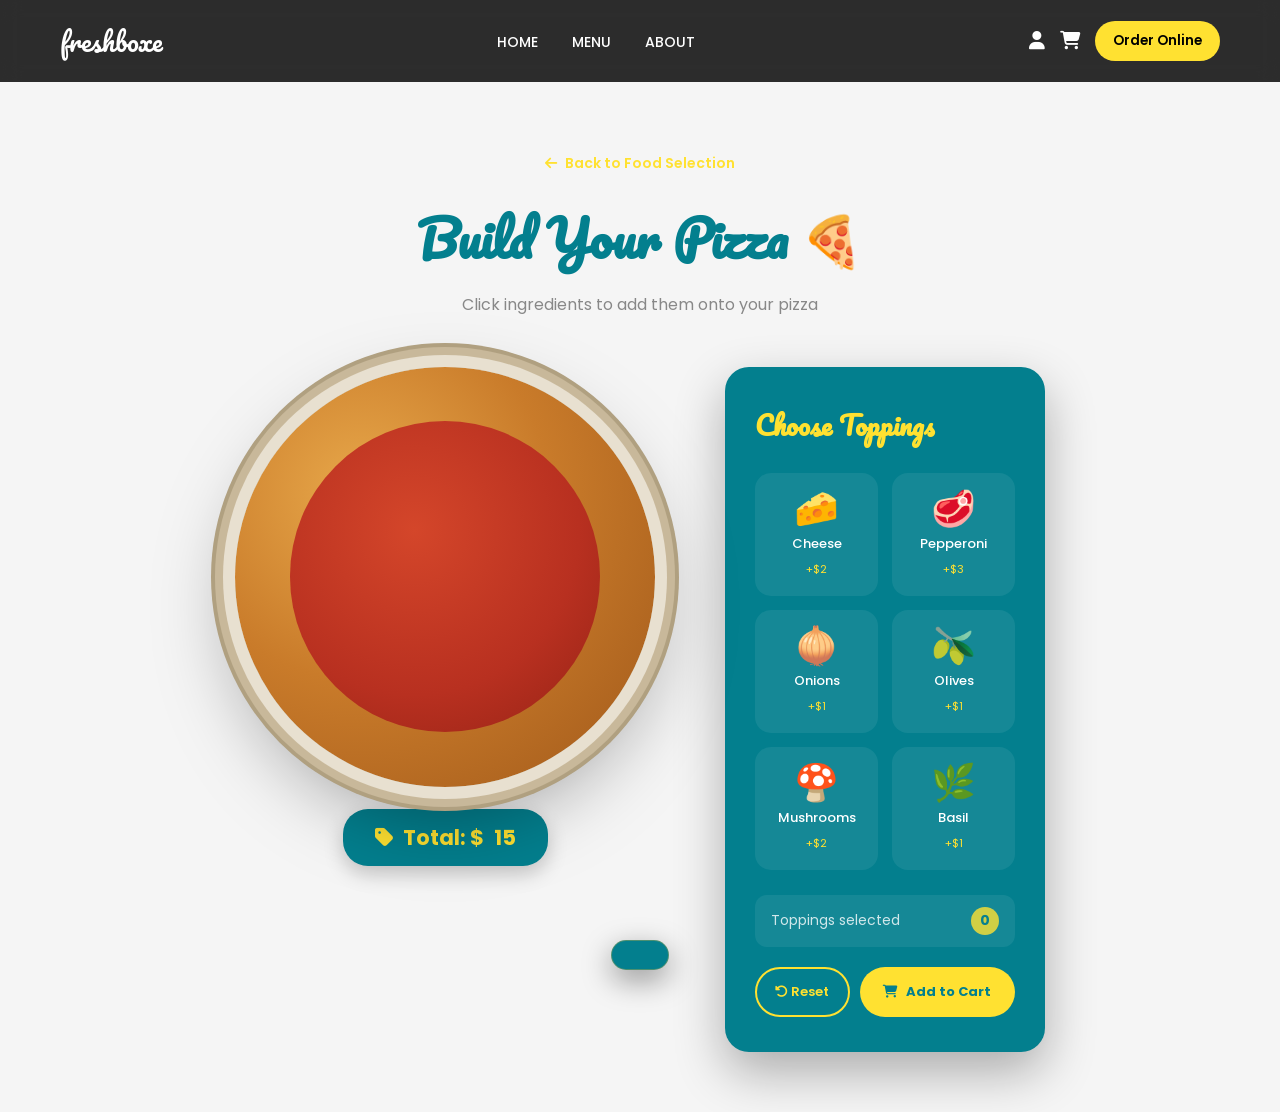
<file: pizza-builder.html>
<!DOCTYPE html>
<html lang="en">
<head>
  <meta charset="UTF-8">
  <meta name="viewport" content="width=device-width, initial-scale=1.0">
  <title>freshboxe - Build Your Pizza</title>
  <link rel="stylesheet" href="https://cdnjs.cloudflare.com/ajax/libs/font-awesome/6.5.0/css/all.min.css">
  <style>
    @import url('https://fonts.googleapis.com/css2?family=Poppins:wght@300;400;600;700&family=Pacifico&display=swap');
    * { margin:0; padding:0; box-sizing:border-box; font-family:'Poppins',sans-serif; }
    body { background:#f5f5f5; opacity:0; transition:opacity 0.6s ease; padding-top:90px; }
    body.loaded { opacity:1; }

    .navbar { position:fixed; top:0; width:100%; padding:18px 60px; background:rgba(0,0,0,0.82); backdrop-filter:blur(10px); display:flex; justify-content:space-between; align-items:center; z-index:1000; }
    .logo { font-family:'Pacifico',cursive; font-size:26px; color:white; }
    nav a { color:white; text-decoration:none; margin:0 15px; font-size:14px; font-weight:500; transition:0.3s; }
    nav a:hover { color:#ffe131; }
    .nav-icons { display:flex; align-items:center; gap:15px; }
    .nav-icons i { color:white; cursor:pointer; font-size:18px; transition:0.3s; }
    .nav-icons i:hover { color:#ffe131; }
    .order-btn { background:#ffe131; border:none; padding:10px 18px; border-radius:25px; cursor:pointer; font-weight:600; }

    .builder { padding:60px 40px; min-height:100vh; }
    .builder-header { text-align:center; margin-bottom:50px; }
    .builder-header h1 { font-family:'Pacifico',cursive; font-size:50px; color:#037F8E; margin-bottom:10px; }
    .builder-header p { color:#888; font-size:16px; }
    .back-link { display:inline-flex; align-items:center; gap:8px; color:#ffe131; text-decoration:none; font-weight:600; font-size:14px; margin-bottom:20px; transition:0.3s; }
    .back-link:hover { gap:14px; }

    .builder-layout { display:flex; justify-content:center; align-items:flex-start; gap:70px; flex-wrap:wrap; max-width:1100px; margin:0 auto; }
    .pizza-stage { display:flex; flex-direction:column; align-items:center; gap:22px; }

    /* ======= THE PIZZA DISH ======= */
    .pizza-dish {
      position: relative;
      width: 420px; height: 420px;
      border-radius: 50%;
      /* Outer plate ring */
      box-shadow:
        0 0 0 12px #e8e0d0,
        0 0 0 20px #c8b89a,
        0 0 0 24px #b0a080,
        0 30px 80px rgba(0,0,0,0.35);
      transition: transform 0.35s cubic-bezier(0.175,0.885,0.32,1.275);
      overflow: hidden;
    }
    .pizza-dish:hover { transform: scale(1.03) rotate(1deg); }

    /* ---- PIZZA BASE (pure CSS) ---- */
    .pizza-base {
      position: absolute; inset: 0; border-radius: 50%;
      /* Baked dough color with radial gradient for depth */
      background:
        radial-gradient(circle at 30% 30%, #e8a84a 0%, #c97b2a 45%, #a0581a 100%);
      z-index: 1;
    }
    /* Crust ring */
    .pizza-base::before {
      content:''; position:absolute; inset:0; border-radius:50%;
      background: radial-gradient(circle at 50% 50%, transparent 72%, #c97b2a 73%, #a85c1a 78%, #c97b2a 79%, transparent 80%);
      z-index:2;
    }
    /* Tomato sauce area */
    .pizza-base::after {
      content:''; position:absolute;
      top:13%; left:13%; right:13%; bottom:13%;
      border-radius:50%;
      background: radial-gradient(circle at 40% 35%, #d4462a 0%, #b83020 60%, #952215 100%);
      z-index:2;
    }

    /* ======= TOPPING LAYERS ======= */
    /* Every topping layer sits above the base */
    .topping-layer {
      position: absolute; inset: 0; border-radius: 50%;
      opacity: 0;
      transition: opacity 0.5s ease;
      z-index: 3;
      pointer-events: none;
    }
    .topping-layer.visible {
      opacity: 1;
      animation: toppingPop 0.5s cubic-bezier(0.175,0.885,0.32,1.275);
    }
    @keyframes toppingPop {
      0%  { transform:scale(0.85) rotate(-5deg); opacity:0; }
      100%{ transform:scale(1)    rotate(0deg);  opacity:1; }
    }

    /* ---- CHEESE ---- */
    /* Melted mozzarella: irregular cream/yellow blobs */
    #layer-cheese { background: transparent; }
    #layer-cheese::before {
      content:''; position:absolute; inset:13%;
      border-radius:50%;
      background:
        radial-gradient(ellipse 70px 60px at 35% 38%, rgba(255,240,160,0.95) 0%, transparent 100%),
        radial-gradient(ellipse 85px 55px at 65% 30%, rgba(255,235,140,0.92) 0%, transparent 100%),
        radial-gradient(ellipse 65px 70px at 55% 68%, rgba(250,230,130,0.9)  0%, transparent 100%),
        radial-gradient(ellipse 55px 50px at 25% 65%, rgba(255,238,150,0.88) 0%, transparent 100%),
        radial-gradient(ellipse 60px 45px at 75% 65%, rgba(252,232,138,0.87) 0%, transparent 100%),
        radial-gradient(ellipse 40px 35px at 50% 45%, rgba(255,245,170,0.85) 0%, transparent 100%);
    }

    /* ---- PEPPERONI ---- */
    /* Deep red round slices with darker center */
    #layer-pepperoni { background: transparent; }
    #layer-pepperoni::before {
      content:''; position:absolute; inset:13%; border-radius:50%;
      background:
        radial-gradient(circle 28px at 33% 35%, #8B1515 30%, #B02020 55%, transparent 70%),
        radial-gradient(circle 28px at 65% 28%, #8B1515 30%, #B02020 55%, transparent 70%),
        radial-gradient(circle 28px at 55% 62%, #8B1515 30%, #B02020 55%, transparent 70%),
        radial-gradient(circle 24px at 25% 62%, #8B1515 30%, #B02020 55%, transparent 70%),
        radial-gradient(circle 24px at 70% 60%, #8B1515 30%, #B02020 55%, transparent 70%),
        radial-gradient(circle 20px at 48% 42%, #8B1515 30%, #B02020 55%, transparent 70%);
    }
    /* Fat white spots on pepperoni */
    #layer-pepperoni::after {
      content:''; position:absolute; inset:13%; border-radius:50%;
      background:
        radial-gradient(circle 5px at 33% 35%, rgba(255,255,255,0.6) 0%, transparent 100%),
        radial-gradient(circle 5px at 65% 28%, rgba(255,255,255,0.6) 0%, transparent 100%),
        radial-gradient(circle 5px at 55% 62%, rgba(255,255,255,0.6) 0%, transparent 100%),
        radial-gradient(circle 4px at 25% 62%, rgba(255,255,255,0.6) 0%, transparent 100%),
        radial-gradient(circle 4px at 70% 60%, rgba(255,255,255,0.6) 0%, transparent 100%);
    }

    /* ---- ONION ---- */
    /* Translucent purple/white rings */
    #layer-onion { background: transparent; }
    #layer-onion::before {
      content:''; position:absolute; inset:13%; border-radius:50%;
      background:
        radial-gradient(ellipse 38px 16px at 38% 38%, transparent 50%, rgba(200,150,220,0.75) 51%, rgba(200,150,220,0.75) 62%, transparent 63%),
        radial-gradient(ellipse 32px 13px at 62% 30%, transparent 50%, rgba(220,170,240,0.7)  51%, rgba(220,170,240,0.7)  62%, transparent 63%),
        radial-gradient(ellipse 35px 14px at 52% 64%, transparent 50%, rgba(200,150,220,0.72) 51%, rgba(200,150,220,0.72) 62%, transparent 63%),
        radial-gradient(ellipse 28px 12px at 28% 60%, transparent 50%, rgba(210,160,230,0.7)  51%, rgba(210,160,230,0.7)  62%, transparent 63%),
        radial-gradient(ellipse 28px 12px at 68% 58%, transparent 50%, rgba(210,160,230,0.68) 51%, rgba(210,160,230,0.68) 62%, transparent 63%);
    }

    /* ---- OLIVES ---- */
    /* Black circles with red center hole */
    #layer-olive { background: transparent; }
    #layer-olive::before {
      content:''; position:absolute; inset:13%; border-radius:50%;
      background:
        radial-gradient(circle 16px at 35% 36%, #1a1a1a 40%, #333 65%, transparent 75%),
        radial-gradient(circle 16px at 62% 30%, #1a1a1a 40%, #333 65%, transparent 75%),
        radial-gradient(circle 16px at 53% 64%, #1a1a1a 40%, #333 65%, transparent 75%),
        radial-gradient(circle 14px at 26% 63%, #1a1a1a 40%, #333 65%, transparent 75%),
        radial-gradient(circle 14px at 68% 62%, #1a1a1a 40%, #333 65%, transparent 75%);
    }
    #layer-olive::after {
      content:''; position:absolute; inset:13%; border-radius:50%;
      background:
        radial-gradient(circle 6px at 35% 36%, #c0392b 100%, transparent 0%),
        radial-gradient(circle 6px at 62% 30%, #c0392b 100%, transparent 0%),
        radial-gradient(circle 6px at 53% 64%, #c0392b 100%, transparent 0%),
        radial-gradient(circle 5px at 26% 63%, #c0392b 100%, transparent 0%),
        radial-gradient(circle 5px at 68% 62%, #c0392b 100%, transparent 0%);
    }

    /* ---- MUSHROOM ---- */
    /* Beige/brown irregular blobs */
    #layer-mushroom { background: transparent; }
    #layer-mushroom::before {
      content:''; position:absolute; inset:13%; border-radius:50%;
      background:
        radial-gradient(ellipse 30px 22px at 36% 36%, #b8915a 0%, #8a6535 60%, transparent 80%),
        radial-gradient(ellipse 28px 20px at 63% 30%, #b8915a 0%, #8a6535 60%, transparent 80%),
        radial-gradient(ellipse 32px 22px at 53% 64%, #b8915a 0%, #8a6535 60%, transparent 80%),
        radial-gradient(ellipse 24px 18px at 27% 62%, #b8915a 0%, #8a6535 60%, transparent 80%),
        radial-gradient(ellipse 24px 18px at 68% 60%, #b8915a 0%, #8a6535 60%, transparent 80%);
    }
    #layer-mushroom::after {
      content:''; position:absolute; inset:13%; border-radius:50%;
      background:
        radial-gradient(ellipse 12px 8px at 36% 33%, rgba(255,240,200,0.5) 0%, transparent 100%),
        radial-gradient(ellipse 11px 7px at 63% 27%, rgba(255,240,200,0.5) 0%, transparent 100%),
        radial-gradient(ellipse 12px 8px at 53% 61%, rgba(255,240,200,0.5) 0%, transparent 100%);
    }

    /* ---- BASIL ---- */
    /* Green leaf shapes */
    #layer-basil { background: transparent; }
    #layer-basil::before {
      content:''; position:absolute; inset:13%; border-radius:50%;
      background:
        radial-gradient(ellipse 30px 18px at 37% 37%, #2d7a30 0%, #1a5c1d 70%, transparent 85%),
        radial-gradient(ellipse 26px 16px at 63% 29%, #35892d 0%, #1e6020 70%, transparent 85%),
        radial-gradient(ellipse 28px 17px at 53% 64%, #2d7a30 0%, #1a5c1d 70%, transparent 85%),
        radial-gradient(ellipse 22px 14px at 27% 63%, #35892d 0%, #1e6020 70%, transparent 85%),
        radial-gradient(ellipse 22px 14px at 68% 61%, #2d7a30 0%, #1a5c1d 70%, transparent 85%);
    }
    /* Leaf veins */
    #layer-basil::after {
      content:''; position:absolute; inset:13%; border-radius:50%;
      background:
        radial-gradient(ellipse 3px 14px at 37% 37%, rgba(255,255,255,0.25) 0%, transparent 100%),
        radial-gradient(ellipse 3px 12px at 63% 29%, rgba(255,255,255,0.25) 0%, transparent 100%),
        radial-gradient(ellipse 3px 13px at 53% 64%, rgba(255,255,255,0.25) 0%, transparent 100%);
    }

    /* Price badge */
    .price-badge { background:#037F8E; color:#ffe131; padding:13px 32px; border-radius:25px; font-size:21px; font-weight:700; display:flex; align-items:center; gap:10px; box-shadow:0 8px 20px rgba(0,0,0,0.2); }

    /* ======= PANEL ======= */
    .panel { background:#037F8E; border-radius:24px; padding:35px 30px; color:white; width:320px; box-shadow:0 20px 50px rgba(0,0,0,0.3); }
    .panel h3 { font-family:'Pacifico',cursive; font-size:26px; color:#ffe131; margin-bottom:25px; }

    .toppings-grid { display:grid; grid-template-columns:1fr 1fr; gap:14px; margin-bottom:25px; }

    .topping-btn {
      background:rgba(255,255,255,0.07); border:2px solid transparent; border-radius:16px;
      padding:16px 8px; cursor:pointer; color:white;
      display:flex; flex-direction:column; align-items:center; gap:7px;
      transition:all 0.3s ease; position:relative;
    }
    .topping-btn:hover { background:rgba(247,183,49,0.15); border-color:#ffe131; transform:translateY(-4px); }
    .topping-btn.active { background:rgba(247,183,49,0.22); border-color:#ffe131; }
    .topping-btn .check { position:absolute; top:8px; right:8px; width:18px; height:18px; background:#ffe131; border-radius:50%; display:none; align-items:center; justify-content:center; font-size:10px; color:#037F8E; }
    .topping-btn.active .check { display:flex; }
    .topping-btn .t-icon { font-size:36px; line-height:1; transition:transform 0.3s; }
    .topping-btn:hover .t-icon { transform:scale(1.2) rotate(8deg); }
    .topping-name { font-size:13px; font-weight:500; }
    .topping-price { font-size:11px; color:#ffe131; }

    .counter-row { display:flex; justify-content:space-between; align-items:center; background:rgba(255,255,255,0.07); border-radius:12px; padding:12px 16px; margin-bottom:20px; }
    .counter-row span { font-size:14px; opacity:0.8; }
    .counter-badge { background:#ffe131; color:#037F8E; width:28px; height:28px; border-radius:50%; display:flex; align-items:center; justify-content:center; font-weight:700; font-size:14px; }

    .controls { display:flex; gap:10px; }
    .reset-btn { flex:1; background:transparent; border:2px solid #ffe131; color:#ffe131; padding:13px; border-radius:25px; font-weight:600; cursor:pointer; transition:all 0.3s; font-size:13px; }
    .reset-btn:hover { background:#ffe131; color:#037F8E; }
    .cart-add-btn { flex:2; background:#ffe131; border:none; color:#037F8E; padding:13px; border-radius:25px; font-weight:700; cursor:pointer; transition:all 0.3s; font-size:13px; display:flex; align-items:center; justify-content:center; gap:8px; }
    .cart-add-btn:hover { background:#ffcc4d; }

    /* Popup */
    .popup-overlay { position:fixed; inset:0; background:rgba(0,0,0,0.75); display:none; justify-content:center; align-items:center; z-index:2000; }
    .popup-box { width:420px; background:#037F8E; color:white; padding:30px; border-radius:20px; animation:pop 0.35s ease; }
    @keyframes pop{from{transform:scale(0.8);opacity:0}to{transform:scale(1);opacity:1}}
    .popup-box h2 { font-family:'Pacifico',cursive; margin-bottom:20px; color:#ffe131; }
    .popup-box input { width:100%; margin:8px 0; padding:12px; border-radius:10px; border:none; background:rgba(255,255,255,0.1); color:white; font-size:14px; }
    .popup-box input::placeholder { color:rgba(255,255,255,0.5); }
    .cart-items { max-height:160px; overflow-y:auto; margin-bottom:15px; }
    .cart-item { display:flex; justify-content:space-between; align-items:center; background:rgba(255,255,255,0.08); padding:10px 12px; border-radius:10px; margin-bottom:8px; font-size:14px; }
    .cart-item button { background:#e74c3c; border:none; color:white; padding:4px 10px; border-radius:8px; cursor:pointer; }
    .total-text { font-size:18px; font-weight:600; margin:10px 0; }
    .checkout-btn { width:100%; background:#ffe131; border:none; padding:14px; border-radius:25px; font-weight:700; cursor:pointer; margin-top:10px; font-size:15px; }
    .close-btn { width:100%; background:transparent; border:2px solid #ffe131; padding:12px; border-radius:25px; color:#ffe131; cursor:pointer; margin-top:10px; font-weight:600; }

    .toast { position:fixed; bottom:30px; left:50%; transform:translateX(-50%) translateY(100px); background:#037F8E; color:#ffe131; padding:14px 28px; border-radius:25px; font-weight:600; font-size:15px; box-shadow:0 10px 30px rgba(0,0,0,0.4); border:1px solid rgba(247,183,49,0.3); transition:transform 0.4s cubic-bezier(0.175,0.885,0.32,1.275); z-index:9999; }
    .toast.show { transform:translateX(-50%) translateY(0); }

    @media(max-width:768px){ .navbar{padding:18px 20px;} .pizza-dish{width:300px;height:300px;} .panel{width:290px;} }
  </style>
</head>
<body>
  <header class="navbar">
    <div class="logo">freshboxe</div>
    <nav>
      <a href="index.html">HOME</a>
      <a href="menu.html">MENU</a>
      <a href="about.html">ABOUT</a>
    </nav>
    <div class="nav-icons">
      <i class="fa-solid fa-user" id="openRegister"></i>
      <i class="fa-solid fa-cart-shopping" id="openCart"></i>
      <button class="order-btn">Order Online</button>
    </div>
  </header>

  <div class="builder">
    <div style="text-align:center">
      <a href="food-select.html" class="back-link"><i class="fa-solid fa-arrow-left"></i> Back to Food Selection</a>
    </div>
    <div class="builder-header">
      <h1>Build Your Pizza 🍕</h1>
      <p>Click ingredients to add them onto your pizza</p>
    </div>

    <div class="builder-layout">

      <!-- PIZZA DISH -->
      <div class="pizza-stage">
        <div class="pizza-dish" id="pizzaDish">
          <!-- Base layer: dough + sauce, pure CSS -->
          <div class="pizza-base"></div>

          <!-- Cheese layer -->
          <div class="topping-layer" id="layer-cheese"></div>

          <!-- Pepperoni layer -->
          <div class="topping-layer" id="layer-pepperoni"></div>

          <!-- Onion layer -->
          <div class="topping-layer" id="layer-onion"></div>

          <!-- Olive layer -->
          <div class="topping-layer" id="layer-olive"></div>

          <!-- Mushroom layer -->
          <div class="topping-layer" id="layer-mushroom"></div>

          <!-- Basil layer -->
          <div class="topping-layer" id="layer-basil"></div>
        </div>

        <div class="price-badge">
          <i class="fa-solid fa-tag"></i> Total: $<span id="pizzaPrice">15</span>
        </div>
      </div>

      <!-- PANEL — emoji icons on buttons as requested -->
      <div class="panel">
        <h3>Choose Toppings</h3>
        <div class="toppings-grid">

          <button class="topping-btn" id="btn-cheese" onclick="toggleTopping('cheese')">
            <span class="check"><i class="fa-solid fa-check"></i></span>
            <span class="t-icon">🧀</span>
            <span class="topping-name">Cheese</span>
            <span class="topping-price">+$2</span>
          </button>

          <button class="topping-btn" id="btn-pepperoni" onclick="toggleTopping('pepperoni')">
            <span class="check"><i class="fa-solid fa-check"></i></span>
            <span class="t-icon">🥩</span>
            <span class="topping-name">Pepperoni</span>
            <span class="topping-price">+$3</span>
          </button>

          <button class="topping-btn" id="btn-onion" onclick="toggleTopping('onion')">
            <span class="check"><i class="fa-solid fa-check"></i></span>
            <span class="t-icon">🧅</span>
            <span class="topping-name">Onions</span>
            <span class="topping-price">+$1</span>
          </button>

          <button class="topping-btn" id="btn-olive" onclick="toggleTopping('olive')">
            <span class="check"><i class="fa-solid fa-check"></i></span>
            <span class="t-icon">🫒</span>
            <span class="topping-name">Olives</span>
            <span class="topping-price">+$1</span>
          </button>

          <button class="topping-btn" id="btn-mushroom" onclick="toggleTopping('mushroom')">
            <span class="check"><i class="fa-solid fa-check"></i></span>
            <span class="t-icon">🍄</span>
            <span class="topping-name">Mushrooms</span>
            <span class="topping-price">+$2</span>
          </button>

          <button class="topping-btn" id="btn-basil" onclick="toggleTopping('basil')">
            <span class="check"><i class="fa-solid fa-check"></i></span>
            <span class="t-icon">🌿</span>
            <span class="topping-name">Basil</span>
            <span class="topping-price">+$1</span>
          </button>

        </div>

        <div class="counter-row">
          <span>Toppings selected</span>
          <span class="counter-badge" id="toppingCount">0</span>
        </div>
        <div class="controls">
          <button class="reset-btn" onclick="resetPizza()"><i class="fa-solid fa-rotate-left"></i> Reset</button>
          <button class="cart-add-btn" onclick="addPizzaToCart()"><i class="fa-solid fa-cart-shopping"></i> Add to Cart</button>
        </div>
      </div>
    </div>
  </div>

  <!-- CART POPUP -->
  <div class="popup-overlay" id="cartPopup">
    <div class="popup-box">
      <h2>Your Cart 🛒</h2>
      <div class="cart-items" id="cartItems"></div>
      <p class="total-text">Total: $<span id="cartTotal">0</span></p>
      <button class="checkout-btn" onclick="checkout()">Checkout ✅</button>
      <button class="close-btn" id="closeCart">Close</button>
    </div>
  </div>

  <!-- REGISTER POPUP -->
  <div class="popup-overlay" id="registerPopup">
    <div class="popup-box">
      <h2>Register 👤</h2>
      <input type="text" id="regName" placeholder="Full Name">
      <input type="email" id="regEmail" placeholder="Email">
      <input type="password" id="regPass" placeholder="Password">
      <button class="checkout-btn" onclick="register()">Register</button>
      <button class="close-btn" id="closeRegister">Close</button>
    </div>
  </div>

  <div class="toast" id="toast"></div>

  <script>
    const PRICES = { cheese:2, pepperoni:3, onion:1, olive:1, mushroom:2, basil:1 };
    let active = {}, cart = [];

    window.addEventListener('DOMContentLoaded', () => {
      document.body.classList.add('loaded');
      document.getElementById('openCart').addEventListener('click', () => { document.getElementById('cartPopup').style.display='flex'; renderCart(); });
      document.getElementById('closeCart').addEventListener('click', () => { document.getElementById('cartPopup').style.display='none'; });
      document.getElementById('openRegister').addEventListener('click', () => { document.getElementById('registerPopup').style.display='flex'; });
      document.getElementById('closeRegister').addEventListener('click', () => { document.getElementById('registerPopup').style.display='none'; });
    });

    function toggleTopping(name) {
      const layer = document.getElementById('layer-'+name);
      const btn   = document.getElementById('btn-'+name);
      if (active[name]) {
        active[name]=false; btn.classList.remove('active');
        layer.classList.remove('visible'); layer.style.opacity='0';
      } else {
        active[name]=true; btn.classList.add('active');
        layer.classList.add('visible'); layer.style.opacity='1';
        const dish = document.getElementById('pizzaDish');
        dish.style.transform='scale(1.06) rotate(1deg)';
        setTimeout(()=>dish.style.transform='',350);
      }
      updateUI();
    }

    function updateUI() {
      const count=Object.values(active).filter(Boolean).length;
      document.getElementById('toppingCount').textContent=count;
      const extras=Object.entries(active).filter(([,v])=>v).reduce((s,[k])=>s+(PRICES[k]||0),0);
      document.getElementById('pizzaPrice').textContent=15+extras;
    }

    function resetPizza() {
      Object.keys(active).forEach(n=>{
        active[n]=false;
        const l=document.getElementById('layer-'+n); if(l){l.classList.remove('visible');l.style.opacity='0';}
        const b=document.getElementById('btn-'+n); if(b)b.classList.remove('active');
      });
      updateUI(); showToast('🍕 Pizza reset!');
    }

    function addPizzaToCart() {
      const sel=Object.entries(active).filter(([,v])=>v).map(([k])=>k);
      if(!sel.length){showToast('⚠️ Add at least one topping!');return;}
      const price=15+sel.reduce((s,k)=>s+(PRICES[k]||0),0);
      const names=sel.map(t=>t[0].toUpperCase()+t.slice(1)).join(', ');
      cart.push({name:`Custom Pizza (${names})`,price});
      showToast(`✅ Pizza added! $${price}`);
    }

    function renderCart() {
      const el=document.getElementById('cartItems'),tot=document.getElementById('cartTotal');
      el.innerHTML=''; let sum=0;
      cart.forEach((item,i)=>{sum+=item.price;el.innerHTML+=`<div class="cart-item"><span>${item.name} - $${item.price}</span><button onclick="removeFromCart(${i})">X</button></div>`;});
      tot.textContent=sum;
    }
    function removeFromCart(i){cart.splice(i,1);renderCart();}
    function checkout(){if(!cart.length){showToast('🛒 Cart is empty!');return;}showToast(`✅ Order placed! $${cart.reduce((s,i)=>s+i.price,0)}`);cart=[];renderCart();document.getElementById('cartPopup').style.display='none';}
    function register(){const n=document.getElementById('regName').value,e=document.getElementById('regEmail').value,p=document.getElementById('regPass').value;if(!n||!e||!p){showToast('⚠️ Fill all fields!');return;}showToast(`🎉 Welcome ${n}!`);['regName','regEmail','regPass'].forEach(id=>document.getElementById(id).value='');document.getElementById('registerPopup').style.display='none';}
    function showToast(msg){const t=document.getElementById('toast');t.textContent=msg;t.classList.add('show');setTimeout(()=>t.classList.remove('show'),3000);}

    window.toggleTopping=toggleTopping;window.resetPizza=resetPizza;window.addPizzaToCart=addPizzaToCart;window.removeFromCart=removeFromCart;window.checkout=checkout;window.register=register;
  </script>
</body>
</html>
</file>
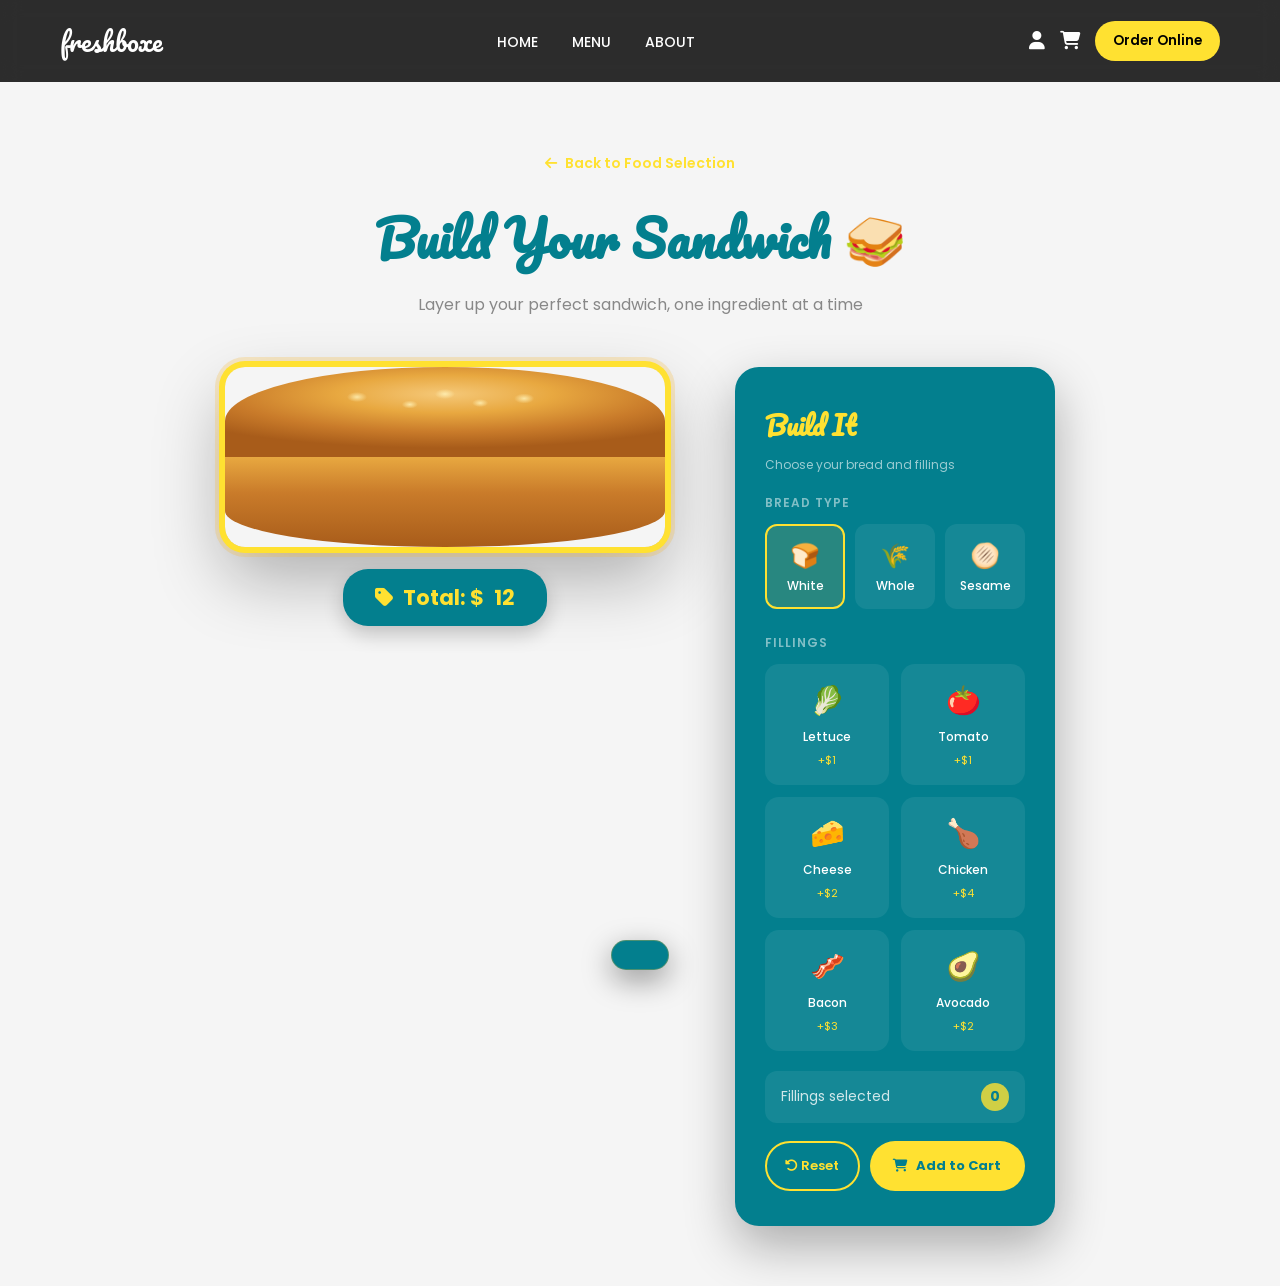
<file: sandwich-builder.html>
<!DOCTYPE html>
<html lang="en">
<head>
  <meta charset="UTF-8">
  <meta name="viewport" content="width=device-width, initial-scale=1.0">
  <title>freshboxe - Build Your Sandwich</title>
  <link rel="stylesheet" href="https://cdnjs.cloudflare.com/ajax/libs/font-awesome/6.5.0/css/all.min.css">
  <style>
    @import url('https://fonts.googleapis.com/css2?family=Poppins:wght@300;400;600;700&family=Pacifico&display=swap');
    * { margin:0; padding:0; box-sizing:border-box; font-family:'Poppins',sans-serif; }
    body { background:#f5f5f5; opacity:0; transition:opacity 0.6s ease; padding-top:90px; }
    body.loaded { opacity:1; }

    .navbar { position:fixed; top:0; width:100%; padding:18px 60px; background:rgba(0,0,0,0.82); backdrop-filter:blur(10px); display:flex; justify-content:space-between; align-items:center; z-index:1000; }
    .logo { font-family:'Pacifico',cursive; font-size:26px; color:white; }
    nav a { color:white; text-decoration:none; margin:0 15px; font-size:14px; font-weight:500; transition:0.3s; }
    nav a:hover { color:#ffe131; }
    .nav-icons { display:flex; align-items:center; gap:15px; }
    .nav-icons i { color:white; cursor:pointer; font-size:18px; transition:0.3s; }
    .nav-icons i:hover { color:#ffe131; }
    .order-btn { background:#ffe131; border:none; padding:10px 18px; border-radius:25px; cursor:pointer; font-weight:600; }

    .builder { padding:60px 40px; min-height:100vh; }
    .builder-header { text-align:center; margin-bottom:50px; }
    .builder-header h1 { font-family:'Pacifico',cursive; font-size:50px; color:#037F8E; margin-bottom:10px; }
    .builder-header p { color:#888; font-size:16px; }
    .back-link { display:inline-flex; align-items:center; gap:8px; color:#ffe131; text-decoration:none; font-weight:600; font-size:14px; margin-bottom:20px; transition:0.3s; }
    .back-link:hover { gap:14px; }

    .builder-layout { display:flex; justify-content:center; align-items:flex-start; gap:70px; flex-wrap:wrap; max-width:1100px; margin:0 auto; }
    .sandwich-stage { display:flex; flex-direction:column; align-items:center; gap:22px; }

    /* ======= SANDWICH CROSS-SECTION ======= */
    /*
      The sandwich is shown as a vertical stack of CSS "ingredient bands".
      Each band is a colored strip with realistic gradients.
      They stack to look like a real cross-section cut.
    */
    .sandwich-wrap {
      width: 440px;
      display: flex;
      flex-direction: column;
      border-radius: 20px;
      overflow: hidden;
      box-shadow:
        0 0 0 6px #ffe131,
        0 0 0 10px rgba(247,183,49,0.25),
        0 30px 70px rgba(0,0,0,0.3);
      transition: transform 0.35s cubic-bezier(0.175,0.885,0.32,1.275);
    }
    .sandwich-wrap:hover { transform: scale(1.02); }

    /* Each ingredient band */
    .ing-band {
      width: 100%;
      overflow: hidden;
      max-height: 0;
      transition: max-height 0.5s cubic-bezier(0.175,0.885,0.32,1.275);
    }
    .ing-band.show { max-height: 80px; }
    .ing-band.bun   { max-height: 90px; } /* always shown */

    /* The actual visual content inside each band */
    .ing-inner {
      width: 100%;
      height: 80px;
      position: relative;
      overflow: hidden;
    }
    .bun .ing-inner { height: 90px; }

    /* ---- TOP BUN ---- */
    .bun-top .ing-inner {
      /* Rounded dome shape via border-radius + gradient */
      background:
        radial-gradient(ellipse 70% 60% at 50% 30%,  #f5c878 0%, #e8a840 35%, #c97b2a 70%, #a85c1a 100%);
      border-radius: 50% 50% 0 0 / 60% 60% 0 0;
    }
    /* Sesame seeds on top bun */
    .bun-top .ing-inner::after {
      content:''; position:absolute; top:18px; left:0; right:0; height:30px;
      background:
        radial-gradient(ellipse 10px 5px at 30% 40%, rgba(255,240,180,0.85) 0%, transparent 100%),
        radial-gradient(ellipse 10px 5px at 50% 30%, rgba(255,240,180,0.85) 0%, transparent 100%),
        radial-gradient(ellipse 10px 5px at 68% 45%, rgba(255,240,180,0.85) 0%, transparent 100%),
        radial-gradient(ellipse  8px 4px at 42% 65%, rgba(255,240,180,0.85) 0%, transparent 100%),
        radial-gradient(ellipse  8px 4px at 58% 60%, rgba(255,240,180,0.85) 0%, transparent 100%);
    }
    /* Whole wheat bun style */
    .bun-top.wheat .ing-inner {
      background: radial-gradient(ellipse 70% 60% at 50% 30%, #c8955a 0%, #a06530 50%, #7a4515 100%);
      border-radius: 50% 50% 0 0 / 60% 60% 0 0;
    }

    /* ---- BOTTOM BUN ---- */
    .bun-bottom .ing-inner {
      background:
        linear-gradient(to bottom, #e8a840 0%, #c97b2a 40%, #a85c1a 100%);
      border-radius: 0 0 50% 50% / 0 0 40% 40%;
    }
    .bun-bottom.wheat .ing-inner {
      background: linear-gradient(to bottom, #c8955a 0%, #a06530 40%, #7a4515 100%);
      border-radius: 0 0 50% 50% / 0 0 40% 40%;
    }

    /* ---- LETTUCE ---- */
    .band-lettuce .ing-inner {
      background:
        radial-gradient(ellipse 120% 100% at 10% 50%,  #5cb85c 0%, transparent 60%),
        radial-gradient(ellipse 120% 100% at 35% 30%,  #4CAF50 0%, transparent 55%),
        radial-gradient(ellipse 120% 100% at 60% 70%,  #66bb6a 0%, transparent 55%),
        radial-gradient(ellipse 120% 100% at 85% 40%,  #43A047 0%, transparent 60%),
        #388E3C;
      position: relative;
    }
    /* Wavy edge at top */
    .band-lettuce .ing-inner::before {
      content:''; position:absolute; top:0; left:-10px; right:-10px; height:20px;
      background: radial-gradient(circle 18px at 10% 0%, #f5f5f5 50%, transparent 50%),
                  radial-gradient(circle 18px at 25% 0%, #f5f5f5 50%, transparent 50%),
                  radial-gradient(circle 18px at 40% 0%, #f5f5f5 50%, transparent 50%),
                  radial-gradient(circle 18px at 55% 0%, #f5f5f5 50%, transparent 50%),
                  radial-gradient(circle 18px at 70% 0%, #f5f5f5 50%, transparent 50%),
                  radial-gradient(circle 18px at 85% 0%, #f5f5f5 50%, transparent 50%),
                  radial-gradient(circle 18px at 100%  0%, #f5f5f5 50%, transparent 50%);
    }

    /* ---- TOMATO ---- */
    .band-tomato .ing-inner {
      background:
        radial-gradient(ellipse 25% 80% at 15% 50%, #e74c3c 0%, #c0392b 60%, transparent 80%),
        radial-gradient(ellipse 25% 80% at 38% 50%, #e74c3c 0%, #c0392b 60%, transparent 80%),
        radial-gradient(ellipse 25% 80% at 62% 50%, #e74c3c 0%, #c0392b 60%, transparent 80%),
        radial-gradient(ellipse 25% 80% at 85% 50%, #e74c3c 0%, #c0392b 60%, transparent 80%),
        #b03020;
      position: relative;
    }
    /* Seed lines between slices */
    .band-tomato .ing-inner::before {
      content:''; position:absolute; inset:0;
      background:
        linear-gradient(to right, transparent 24%, rgba(0,0,0,0.18) 24.5%, transparent 25%),
        linear-gradient(to right, transparent 49%, rgba(0,0,0,0.18) 49.5%, transparent 50%),
        linear-gradient(to right, transparent 74%, rgba(0,0,0,0.18) 74.5%, transparent 75%);
    }

    /* ---- CHEESE ---- */
    .band-cheese .ing-inner {
      background: linear-gradient(to bottom, #ffe066 0%, #ffd633 50%, #e8c020 100%);
      position: relative;
    }
    /* Melted drip effect */
    .band-cheese .ing-inner::after {
      content:''; position:absolute; bottom:-10px; left:0; right:0; height:20px;
      background:
        radial-gradient(ellipse 14px 14px at 15% 0%, #ffd633 50%, transparent 51%),
        radial-gradient(ellipse 12px 12px at 30% 0%, #ffd633 50%, transparent 51%),
        radial-gradient(ellipse 16px 16px at 48% 0%, #ffd633 50%, transparent 51%),
        radial-gradient(ellipse 12px 12px at 65% 0%, #ffd633 50%, transparent 51%),
        radial-gradient(ellipse 14px 14px at 80% 0%, #ffd633 50%, transparent 51%),
        radial-gradient(ellipse 10px 10px at 93% 0%, #ffd633 50%, transparent 51%);
    }

    /* ---- CHICKEN ---- */
    .band-chicken .ing-inner {
      background:
        linear-gradient(135deg, #d4943a 0%, #c07830 25%, #e8a848 50%, #b86820 75%, #d4943a 100%);
      position: relative;
    }
    /* Grill marks */
    .band-chicken .ing-inner::before {
      content:''; position:absolute; inset:0;
      background:
        repeating-linear-gradient(
          -30deg,
          transparent 0px, transparent 14px,
          rgba(80,40,10,0.3) 14px, rgba(80,40,10,0.3) 18px
        );
    }

    /* ---- BACON ---- */
    .band-bacon .ing-inner {
      background:
        repeating-linear-gradient(
          90deg,
          #8B1A1A 0px, #8B1A1A 20px,
          #f5c8a0 20px, #f5c8a0 35px,
          #8B1A1A 35px, #8B1A1A 55px,
          #f5c8a0 55px, #f5c8a0 68px,
          #8B1A1A 68px, #8B1A1A 88px,
          #f5c8a0 88px, #f5c8a0 100px,
          #8B1A1A 100px, #8B1A1A 440px
        );
      position: relative;
    }
    /* Sizzle sheen */
    .band-bacon .ing-inner::after {
      content:''; position:absolute; inset:0;
      background: linear-gradient(to bottom, rgba(255,200,100,0.25) 0%, transparent 50%, rgba(0,0,0,0.15) 100%);
    }

    /* ---- AVOCADO ---- */
    .band-avocado .ing-inner {
      background:
        radial-gradient(ellipse 20% 80% at 12% 50%,  #8BC34A 0%, #6d9e2e 60%, transparent 80%),
        radial-gradient(ellipse 20% 80% at 30% 50%,  #9CCC65 0%, #7aad42 60%, transparent 80%),
        radial-gradient(ellipse 20% 80% at 50% 50%,  #8BC34A 0%, #6d9e2e 60%, transparent 80%),
        radial-gradient(ellipse 20% 80% at 70% 50%,  #9CCC65 0%, #7aad42 60%, transparent 80%),
        radial-gradient(ellipse 20% 80% at 88% 50%,  #8BC34A 0%, #6d9e2e 60%, transparent 80%),
        #558B2F;
    }

    /* Price badge */
    .price-badge { background:#037F8E; color:#ffe131; padding:13px 32px; border-radius:25px; font-size:21px; font-weight:700; display:flex; align-items:center; gap:10px; box-shadow:0 8px 20px rgba(0,0,0,0.2); }

    /* PANEL */
    .panel { background:#037F8E; border-radius:24px; padding:35px 30px; color:white; width:320px; box-shadow:0 20px 50px rgba(0,0,0,0.3); }
    .panel h3 { font-family:'Pacifico',cursive; font-size:26px; color:#ffe131; margin-bottom:8px; }
    .panel .subtitle { font-size:12px; opacity:0.6; margin-bottom:20px; }

    .bread-selector { display:flex; gap:10px; margin-bottom:25px; }
    .bread-opt { flex:1; background:rgba(255,255,255,0.07); border:2px solid transparent; border-radius:12px; padding:12px 6px; cursor:pointer; color:white; text-align:center; font-size:12px; font-weight:500; transition:all 0.3s; }
    .bread-opt:hover { border-color:rgba(247,183,49,0.5); }
    .bread-opt.active { border-color:#ffe131; background:rgba(247,183,49,0.15); }
    .bread-opt .be { font-size:24px; display:block; margin-bottom:4px; }

    .section-label { font-size:12px; text-transform:uppercase; letter-spacing:1px; opacity:0.5; margin-bottom:12px; font-weight:600; }

    .fillings-grid { display:grid; grid-template-columns:1fr 1fr; gap:12px; margin-bottom:20px; }
    .filling-btn { background:rgba(255,255,255,0.07); border:2px solid transparent; border-radius:14px; padding:14px 8px; cursor:pointer; color:white; display:flex; flex-direction:column; align-items:center; gap:6px; transition:all 0.3s; position:relative; }
    .filling-btn:hover { background:rgba(247,183,49,0.15); border-color:#ffe131; transform:translateY(-3px); }
    .filling-btn.active { background:rgba(247,183,49,0.2); border-color:#ffe131; }
    .filling-btn .check { position:absolute; top:7px; right:7px; width:16px; height:16px; background:#ffe131; border-radius:50%; display:none; align-items:center; justify-content:center; font-size:9px; color:#037F8E; }
    .filling-btn.active .check { display:flex; }
    .f-icon { font-size:28px; transition:transform 0.3s; }
    .filling-btn:hover .f-icon { transform:scale(1.2) rotate(8deg); }
    .filling-name { font-size:12px; font-weight:500; }
    .filling-price { font-size:11px; color:#ffe131; }

    .counter-row { display:flex; justify-content:space-between; align-items:center; background:rgba(255,255,255,0.07); border-radius:12px; padding:12px 16px; margin-bottom:18px; }
    .counter-row span { font-size:14px; opacity:0.8; }
    .counter-badge { background:#ffe131; color:#037F8E; width:28px; height:28px; border-radius:50%; display:flex; align-items:center; justify-content:center; font-weight:700; font-size:14px; }

    .controls { display:flex; gap:10px; }
    .reset-btn { flex:1; background:transparent; border:2px solid #ffe131; color:#ffe131; padding:13px; border-radius:25px; font-weight:600; cursor:pointer; transition:all 0.3s; font-size:13px; }
    .reset-btn:hover { background:#ffe131; color:#037F8E; }
    .cart-add-btn { flex:2; background:#ffe131; border:none; color:#037F8E; padding:13px; border-radius:25px; font-weight:700; cursor:pointer; transition:all 0.3s; font-size:13px; display:flex; align-items:center; justify-content:center; gap:8px; }
    .cart-add-btn:hover { background:#ffcc4d; }

    .popup-overlay { position:fixed; inset:0; background:rgba(0,0,0,0.75); display:none; justify-content:center; align-items:center; z-index:2000; }
    .popup-box { width:420px; background:#037F8E; color:white; padding:30px; border-radius:20px; animation:pop 0.35s ease; }
    @keyframes pop{from{transform:scale(0.8);opacity:0}to{transform:scale(1);opacity:1}}
    .popup-box h2 { font-family:'Pacifico',cursive; margin-bottom:20px; color:#ffe131; }
    .popup-box input { width:100%; margin:8px 0; padding:12px; border-radius:10px; border:none; background:rgba(255,255,255,0.1); color:white; font-size:14px; }
    .popup-box input::placeholder { color:rgba(255,255,255,0.5); }
    .cart-items { max-height:160px; overflow-y:auto; margin-bottom:15px; }
    .cart-item { display:flex; justify-content:space-between; align-items:center; background:rgba(255,255,255,0.08); padding:10px 12px; border-radius:10px; margin-bottom:8px; font-size:14px; }
    .cart-item button { background:#e74c3c; border:none; color:white; padding:4px 10px; border-radius:8px; cursor:pointer; }
    .total-text { font-size:18px; font-weight:600; margin:10px 0; }
    .checkout-btn { width:100%; background:#ffe131; border:none; padding:14px; border-radius:25px; font-weight:700; cursor:pointer; margin-top:10px; font-size:15px; }
    .close-btn { width:100%; background:transparent; border:2px solid #ffe131; padding:12px; border-radius:25px; color:#ffe131; cursor:pointer; margin-top:10px; font-weight:600; }

    .toast { position:fixed; bottom:30px; left:50%; transform:translateX(-50%) translateY(100px); background:#037F8E; color:#ffe131; padding:14px 28px; border-radius:25px; font-weight:600; font-size:15px; box-shadow:0 10px 30px rgba(0,0,0,0.4); border:1px solid rgba(247,183,49,0.3); transition:transform 0.4s cubic-bezier(0.175,0.885,0.32,1.275); z-index:9999; }
    .toast.show { transform:translateX(-50%) translateY(0); }

    @media(max-width:768px){ .navbar{padding:18px 20px;} .sandwich-wrap{width:310px;} .panel{width:290px;} }
  </style>
</head>
<body>
  <header class="navbar">
    <div class="logo">freshboxe</div>
    <nav>
      <a href="index.html">HOME</a>
      <a href="menu.html">MENU</a>
      <a href="about.html">ABOUT</a>
    </nav>
    <div class="nav-icons">
      <i class="fa-solid fa-user" id="openRegister"></i>
      <i class="fa-solid fa-cart-shopping" id="openCart"></i>
      <button class="order-btn">Order Online</button>
    </div>
  </header>

  <div class="builder">
    <div style="text-align:center">
      <a href="food-select.html" class="back-link"><i class="fa-solid fa-arrow-left"></i> Back to Food Selection</a>
    </div>
    <div class="builder-header">
      <h1>Build Your Sandwich 🥪</h1>
      <p>Layer up your perfect sandwich, one ingredient at a time</p>
    </div>

    <div class="builder-layout">

      <!-- SANDWICH -->
      <div class="sandwich-stage">
        <div class="sandwich-wrap" id="sandwichWrap">

          <!-- TOP BUN — always visible -->
          <div class="ing-band bun bun-top" id="band-bun-top">
            <div class="ing-inner"></div>
          </div>

          <!-- LETTUCE -->
          <div class="ing-band band-lettuce" id="band-lettuce">
            <div class="ing-inner"></div>
          </div>

          <!-- TOMATO -->
          <div class="ing-band band-tomato" id="band-tomato">
            <div class="ing-inner"></div>
          </div>

          <!-- CHEESE -->
          <div class="ing-band band-cheese" id="band-cheese">
            <div class="ing-inner"></div>
          </div>

          <!-- CHICKEN -->
          <div class="ing-band band-chicken" id="band-chicken">
            <div class="ing-inner"></div>
          </div>

          <!-- BACON -->
          <div class="ing-band band-bacon" id="band-bacon">
            <div class="ing-inner"></div>
          </div>

          <!-- AVOCADO -->
          <div class="ing-band band-avocado" id="band-avocado">
            <div class="ing-inner"></div>
          </div>

          <!-- BOTTOM BUN — always visible -->
          <div class="ing-band bun bun-bottom" id="band-bun-bottom">
            <div class="ing-inner"></div>
          </div>

        </div>

        <div class="price-badge">
          <i class="fa-solid fa-tag"></i> Total: $<span id="sandwichPrice">12</span>
        </div>
      </div>

      <!-- PANEL -->
      <div class="panel">
        <h3>Build It</h3>
        <p class="subtitle">Choose your bread and fillings</p>

        <p class="section-label">Bread Type</p>
        <div class="bread-selector">
          <div class="bread-opt active" id="bread-white" onclick="selectBread('white')">
            <span class="be">🍞</span>White
          </div>
          <div class="bread-opt" id="bread-whole" onclick="selectBread('whole')">
            <span class="be">🌾</span>Whole
          </div>
          <div class="bread-opt" id="bread-sesame" onclick="selectBread('sesame')">
            <span class="be">🫓</span>Sesame
          </div>
        </div>

        <p class="section-label">Fillings</p>
        <div class="fillings-grid">

          <button class="filling-btn" id="btn-lettuce" onclick="toggleFilling('lettuce')">
            <span class="check"><i class="fa-solid fa-check"></i></span>
            <span class="f-icon">🥬</span>
            <span class="filling-name">Lettuce</span>
            <span class="filling-price">+$1</span>
          </button>

          <button class="filling-btn" id="btn-tomato" onclick="toggleFilling('tomato')">
            <span class="check"><i class="fa-solid fa-check"></i></span>
            <span class="f-icon">🍅</span>
            <span class="filling-name">Tomato</span>
            <span class="filling-price">+$1</span>
          </button>

          <button class="filling-btn" id="btn-cheese" onclick="toggleFilling('cheese')">
            <span class="check"><i class="fa-solid fa-check"></i></span>
            <span class="f-icon">🧀</span>
            <span class="filling-name">Cheese</span>
            <span class="filling-price">+$2</span>
          </button>

          <button class="filling-btn" id="btn-chicken" onclick="toggleFilling('chicken')">
            <span class="check"><i class="fa-solid fa-check"></i></span>
            <span class="f-icon">🍗</span>
            <span class="filling-name">Chicken</span>
            <span class="filling-price">+$4</span>
          </button>

          <button class="filling-btn" id="btn-bacon" onclick="toggleFilling('bacon')">
            <span class="check"><i class="fa-solid fa-check"></i></span>
            <span class="f-icon">🥓</span>
            <span class="filling-name">Bacon</span>
            <span class="filling-price">+$3</span>
          </button>

          <button class="filling-btn" id="btn-avocado" onclick="toggleFilling('avocado')">
            <span class="check"><i class="fa-solid fa-check"></i></span>
            <span class="f-icon">🥑</span>
            <span class="filling-name">Avocado</span>
            <span class="filling-price">+$2</span>
          </button>

        </div>

        <div class="counter-row">
          <span>Fillings selected</span>
          <span class="counter-badge" id="fillingCount">0</span>
        </div>
        <div class="controls">
          <button class="reset-btn" onclick="resetSandwich()"><i class="fa-solid fa-rotate-left"></i> Reset</button>
          <button class="cart-add-btn" onclick="addToCart()"><i class="fa-solid fa-cart-shopping"></i> Add to Cart</button>
        </div>
      </div>

    </div>
  </div>

  <div class="popup-overlay" id="cartPopup">
    <div class="popup-box">
      <h2>Your Cart 🛒</h2>
      <div class="cart-items" id="cartItems"></div>
      <p class="total-text">Total: $<span id="cartTotal">0</span></p>
      <button class="checkout-btn" onclick="checkout()">Checkout ✅</button>
      <button class="close-btn" id="closeCart">Close</button>
    </div>
  </div>

  <div class="popup-overlay" id="registerPopup">
    <div class="popup-box">
      <h2>Register 👤</h2>
      <input type="text" id="regName" placeholder="Full Name">
      <input type="email" id="regEmail" placeholder="Email">
      <input type="password" id="regPass" placeholder="Password">
      <button class="checkout-btn" onclick="register()">Register</button>
      <button class="close-btn" id="closeRegister">Close</button>
    </div>
  </div>

  <div class="toast" id="toast"></div>

  <script>
    const PRICES = { lettuce:1, tomato:1, cheese:2, chicken:4, bacon:3, avocado:2 };
    let activeFillings={}, currentBread='white', cart=[];

    window.addEventListener('DOMContentLoaded', () => {
      document.body.classList.add('loaded');
      document.getElementById('openCart').addEventListener('click', ()=>{document.getElementById('cartPopup').style.display='flex';renderCart();});
      document.getElementById('closeCart').addEventListener('click', ()=>{document.getElementById('cartPopup').style.display='none';});
      document.getElementById('openRegister').addEventListener('click', ()=>{document.getElementById('registerPopup').style.display='flex';});
      document.getElementById('closeRegister').addEventListener('click', ()=>{document.getElementById('registerPopup').style.display='none';});
    });

    function selectBread(type) {
      currentBread=type;
      ['white','whole','sesame'].forEach(b=>document.getElementById('bread-'+b).classList.remove('active'));
      document.getElementById('bread-'+type).classList.add('active');
      // Switch bun appearance
      const topBun    = document.getElementById('band-bun-top');
      const bottomBun = document.getElementById('band-bun-bottom');
      if(type==='whole'){
        topBun.classList.add('wheat'); bottomBun.classList.add('wheat');
      } else {
        topBun.classList.remove('wheat'); bottomBun.classList.remove('wheat');
      }
      if(type==='sesame'){
        topBun.style.setProperty('--seed','visible');
      }
    }

    function toggleFilling(name) {
      const band = document.getElementById('band-'+name);
      const btn  = document.getElementById('btn-'+name);
      if(activeFillings[name]){
        activeFillings[name]=false; btn.classList.remove('active'); band.classList.remove('show');
      } else {
        activeFillings[name]=true; btn.classList.add('active'); band.classList.add('show');
        const wrap=document.getElementById('sandwichWrap');
        wrap.style.transform='scale(1.04)';
        setTimeout(()=>wrap.style.transform='',350);
      }
      updateUI();
    }

    function updateUI(){
      const count=Object.values(activeFillings).filter(Boolean).length;
      document.getElementById('fillingCount').textContent=count;
      const extras=Object.entries(activeFillings).filter(([,v])=>v).reduce((s,[k])=>s+(PRICES[k]||0),0);
      document.getElementById('sandwichPrice').textContent=12+extras;
    }

    function resetSandwich(){
      Object.keys(activeFillings).forEach(n=>{
        activeFillings[n]=false;
        const b=document.getElementById('band-'+n); if(b)b.classList.remove('show');
        const btn=document.getElementById('btn-'+n); if(btn)btn.classList.remove('active');
      });
      updateUI(); showToast('🥪 Sandwich reset!');
    }

    function addToCart(){
      const sel=Object.entries(activeFillings).filter(([,v])=>v).map(([k])=>k);
      if(!sel.length){showToast('⚠️ Add at least one filling!');return;}
      const price=12+sel.reduce((s,k)=>s+(PRICES[k]||0),0);
      const names=sel.map(t=>t[0].toUpperCase()+t.slice(1)).join(', ');
      cart.push({name:`${currentBread[0].toUpperCase()+currentBread.slice(1)} Sandwich (${names})`,price});
      showToast(`✅ Sandwich added! $${price}`);
    }

    function renderCart(){
      const el=document.getElementById('cartItems'),tot=document.getElementById('cartTotal');
      el.innerHTML=''; let sum=0;
      cart.forEach((item,i)=>{sum+=item.price;el.innerHTML+=`<div class="cart-item"><span>${item.name} - $${item.price}</span><button onclick="removeItem(${i})">X</button></div>`;});
      tot.textContent=sum;
    }
    function removeItem(i){cart.splice(i,1);renderCart();}
    function checkout(){if(!cart.length){showToast('🛒 Cart is empty!');return;}showToast(`✅ Order placed! $${cart.reduce((s,i)=>s+i.price,0)}`);cart=[];renderCart();document.getElementById('cartPopup').style.display='none';}
    function register(){const n=document.getElementById('regName').value,e=document.getElementById('regEmail').value,p=document.getElementById('regPass').value;if(!n||!e||!p){showToast('⚠️ Fill all fields!');return;}showToast(`🎉 Welcome ${n}!`);['regName','regEmail','regPass'].forEach(id=>document.getElementById(id).value='');document.getElementById('registerPopup').style.display='none';}
    function showToast(msg){const t=document.getElementById('toast');t.textContent=msg;t.classList.add('show');setTimeout(()=>t.classList.remove('show'),3000);}

    window.toggleFilling=toggleFilling;window.selectBread=selectBread;window.resetSandwich=resetSandwich;window.addToCart=addToCart;window.removeItem=removeItem;window.checkout=checkout;window.register=register;
  </script>
</body>
</html>
</file>
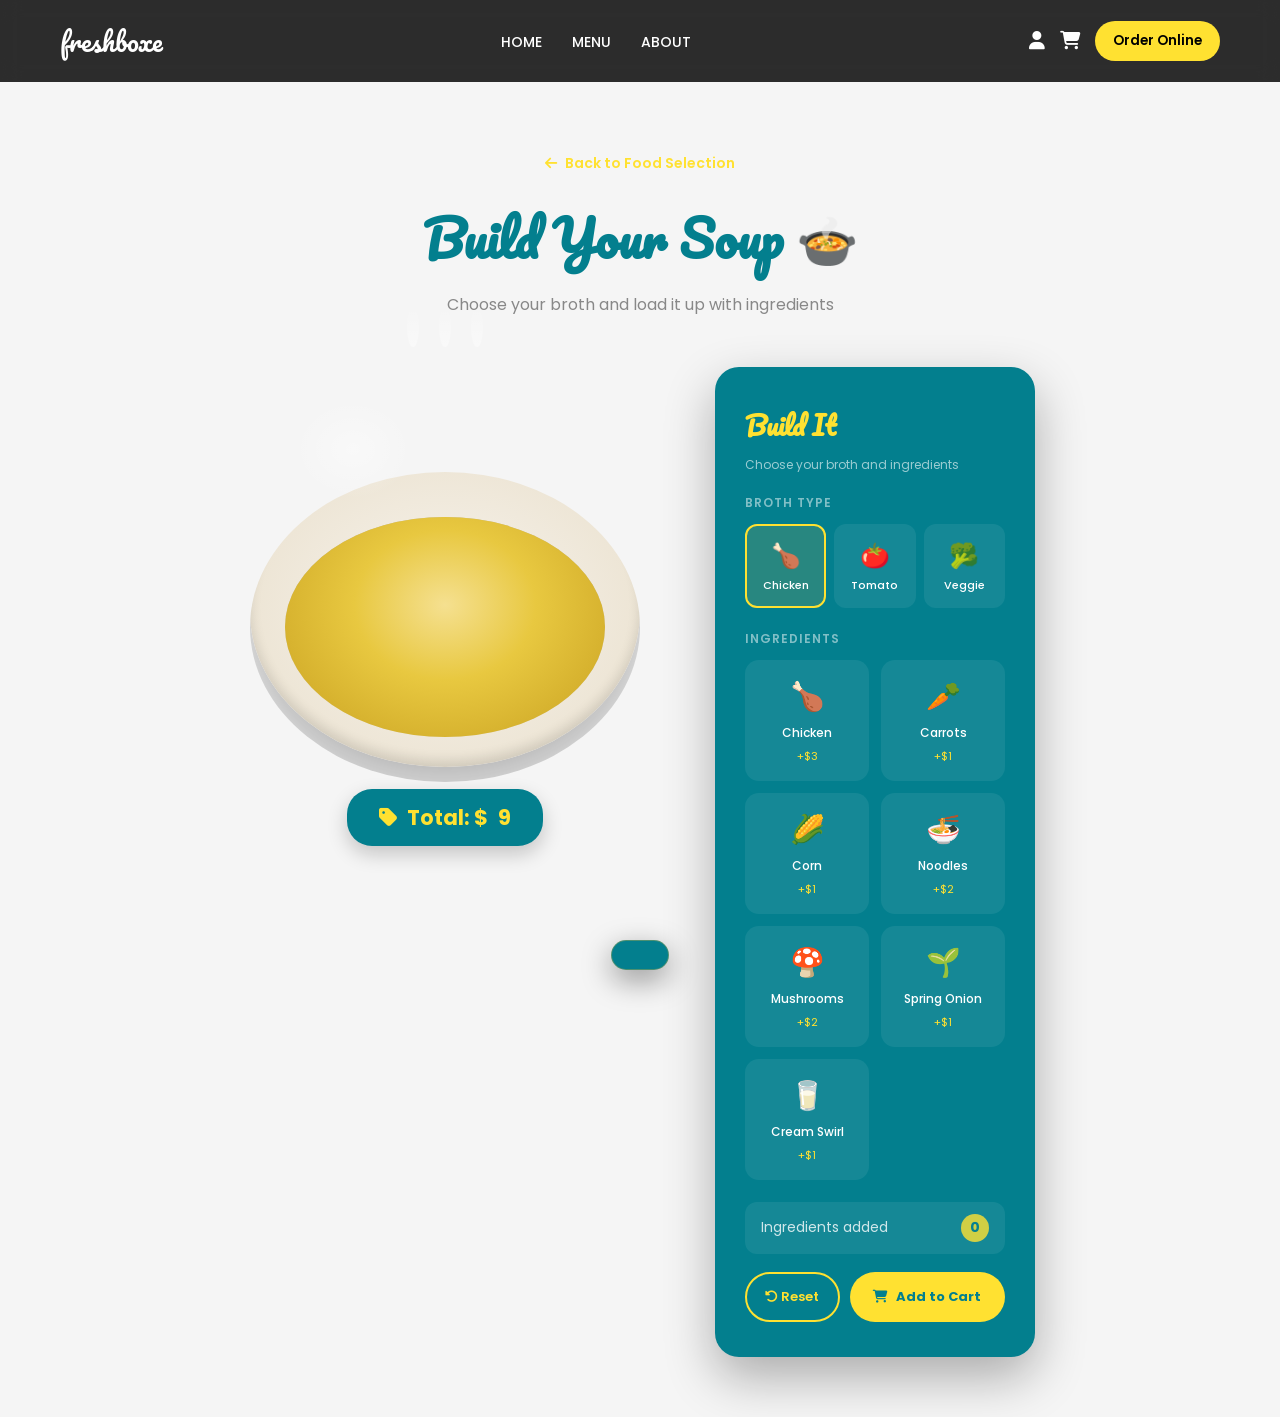
<file: soup-builder.html>
<!DOCTYPE html>
<html lang="en">
<head>
  <meta charset="UTF-8">
  <meta name="viewport" content="width=device-width, initial-scale=1.0">
  <title>freshboxe - Build Your Soup</title>
  <link rel="stylesheet" href="https://cdnjs.cloudflare.com/ajax/libs/font-awesome/6.5.0/css/all.min.css">
  <style>
    @import url('https://fonts.googleapis.com/css2?family=Poppins:wght@300;400;600;700&family=Pacifico&display=swap');
    * { margin:0; padding:0; box-sizing:border-box; font-family:'Poppins',sans-serif; }
    body { background:#f5f5f5; opacity:0; transition:opacity 0.6s ease; padding-top:90px; }
    body.loaded { opacity:1; }
    .navbar { position:fixed; top:0; width:100%; padding:18px 60px; background:rgba(0,0,0,0.82); backdrop-filter:blur(10px); display:flex; justify-content:space-between; align-items:center; z-index:1000; }
    .logo { font-family:'Pacifico',cursive; font-size:26px; color:white; }
    nav a { color:white; text-decoration:none; margin:0 15px; font-size:14px; font-weight:500; transition:0.3s; }
    nav a:hover { color:#ffe131; }
    .nav-icons { display:flex; align-items:center; gap:15px; }
    .nav-icons i { color:white; cursor:pointer; font-size:18px; transition:0.3s; }
    .nav-icons i:hover { color:#ffe131; }
    .order-btn { background:#ffe131; border:none; padding:10px 18px; border-radius:25px; cursor:pointer; font-weight:600; }
    .builder { padding:60px 40px; min-height:100vh; }
    .builder-header { text-align:center; margin-bottom:50px; }
    .builder-header h1 { font-family:'Pacifico',cursive; font-size:50px; color:#037F8E; margin-bottom:10px; }
    .builder-header p { color:#888; font-size:16px; }
    .back-link { display:inline-flex; align-items:center; gap:8px; color:#ffe131; text-decoration:none; font-weight:600; font-size:14px; margin-bottom:20px; transition:0.3s; }
    .back-link:hover { gap:14px; }
    .builder-layout { display:flex; justify-content:center; align-items:flex-start; gap:70px; flex-wrap:wrap; max-width:1100px; margin:0 auto; }
    .soup-stage { display:flex; flex-direction:column; align-items:center; gap:22px; }

    /* ======= SOUP BOWL ======= */
    .soup-bowl-wrap {
      position:relative;
      width:400px; height:400px;
      display:flex; align-items:flex-end; justify-content:center;
    }

    /* Outer bowl */
    .bowl-outer {
      position:absolute; bottom:0; left:50%; transform:translateX(-50%);
      width:390px; height:310px;
      background:
        radial-gradient(ellipse 100% 100% at 50% 50%, #f8f4ee 0%, #ede5d5 50%, #d8ccb8 80%, #c4b8a0 100%);
      border-radius:50%;
      box-shadow: 0 20px 60px rgba(0,0,0,0.3), inset 0 -6px 12px rgba(0,0,0,0.12);
      clip-path: ellipse(195px 155px at 50% 55%);
    }
    /* Inner cavity */
    .bowl-inner {
      position:absolute; bottom:30px; left:50%; transform:translateX(-50%);
      width:320px; height:220px;
      border-radius:50%;
      overflow:hidden;
      box-shadow: inset 0 10px 25px rgba(0,0,0,0.25);
    }

    /* ---- BROTH BASE ---- */
    .broth-base {
      position:absolute; inset:0;
      transition:background 0.6s ease;
    }

    /* ---- SOUP LAYERS ---- */
    .soup-layer { position:absolute; inset:0; opacity:0; transition:opacity 0.5s ease; }
    .soup-layer.visible { opacity:1; animation:soupPop 0.5s cubic-bezier(0.175,0.885,0.32,1.275); }
    @keyframes soupPop { 0%{transform:scale(0.9);opacity:0} 100%{transform:scale(1);opacity:1} }

    /* Steam animation on the bowl rim */
    .steam {
      position:absolute; top:-60px; left:50%; transform:translateX(-50%);
      display:flex; gap:20px;
    }
    .steam-puff {
      width:12px; height:40px;
      background:linear-gradient(to top, rgba(255,255,255,0.6), transparent);
      border-radius:50%;
      animation:steamRise 2.5s ease-in-out infinite;
      opacity:0.7;
    }
    .steam-puff:nth-child(2){ animation-delay:0.8s; }
    .steam-puff:nth-child(3){ animation-delay:1.6s; }
    @keyframes steamRise {
      0%  { transform:translateY(0) scaleX(1);   opacity:0.6; }
      50% { transform:translateY(-20px) scaleX(1.4); opacity:0.4; }
      100%{ transform:translateY(-40px) scaleX(0.8); opacity:0; }
    }

    /* Chicken pieces */
    #layer-chicken::before {
      content:''; position:absolute; inset:0;
      background:
        radial-gradient(ellipse 30px 22px at 28% 40%, #d4943a 0%, #b07020 70%, transparent 85%),
        radial-gradient(ellipse 26px 20px at 55% 35%, #c8882e 0%, #a06520 70%, transparent 85%),
        radial-gradient(ellipse 28px 20px at 68% 60%, #d4943a 0%, #b07020 70%, transparent 85%),
        radial-gradient(ellipse 22px 16px at 38% 65%, #c8882e 0%, #a06520 70%, transparent 85%);
    }
    /* Carrots */
    #layer-carrot::before {
      content:''; position:absolute; inset:0;
      background:
        radial-gradient(ellipse 22px 12px at 30% 38%, #e67e22 0%, #d35400 70%, transparent 85%),
        radial-gradient(ellipse 20px 11px at 55% 32%, #f39c12 0%, #e67e22 70%, transparent 85%),
        radial-gradient(ellipse 18px 10px at 65% 60%, #e67e22 0%, #d35400 70%, transparent 85%),
        radial-gradient(ellipse 16px 9px  at 38% 64%, #f39c12 0%, #e67e22 70%, transparent 85%),
        radial-gradient(ellipse 18px 10px at 74% 42%, #e67e22 0%, #d35400 70%, transparent 85%);
    }
    /* Corn */
    #layer-corn::before {
      content:''; position:absolute; inset:0;
      background:
        radial-gradient(circle 7px at 28% 38%, #f5d020 0%, transparent 100%),
        radial-gradient(circle 6px at 38% 32%, #f0c800 0%, transparent 100%),
        radial-gradient(circle 7px at 50% 40%, #f5d020 0%, transparent 100%),
        radial-gradient(circle 6px at 60% 34%, #f0c800 0%, transparent 100%),
        radial-gradient(circle 7px at 35% 55%, #f5d020 0%, transparent 100%),
        radial-gradient(circle 6px at 48% 62%, #f0c800 0%, transparent 100%),
        radial-gradient(circle 7px at 62% 57%, #f5d020 0%, transparent 100%),
        radial-gradient(circle 6px at 72% 48%, #f0c800 0%, transparent 100%),
        radial-gradient(circle 5px at 24% 65%, #f5d020 0%, transparent 100%),
        radial-gradient(circle 5px at 72% 65%, #f0c800 0%, transparent 100%);
    }
    /* Noodles */
    #layer-noodles::before {
      content:''; position:absolute; inset:5%;
      background:
        repeating-linear-gradient(-20deg,
          rgba(245,208,100,0.8) 0px, rgba(245,208,100,0.8) 3px,
          transparent 3px, transparent 8px,
          rgba(228,185,70,0.75) 8px, rgba(228,185,70,0.75) 11px,
          transparent 11px, transparent 16px);
    }
    /* Mushrooms */
    #layer-mushrooms::before {
      content:''; position:absolute; inset:0;
      background:
        radial-gradient(ellipse 24px 18px at 32% 38%, #b8915a 0%, #8a6535 65%, transparent 80%),
        radial-gradient(ellipse 22px 16px at 58% 32%, #b8915a 0%, #8a6535 65%, transparent 80%),
        radial-gradient(ellipse 20px 14px at 52% 64%, #b8915a 0%, #8a6535 65%, transparent 80%),
        radial-gradient(ellipse 18px 13px at 72% 54%, #b8915a 0%, #8a6535 65%, transparent 80%);
    }
    /* Spring onion */
    #layer-onion::before {
      content:''; position:absolute; inset:0;
      background:
        radial-gradient(ellipse 6px 20px at 30% 45%, #5cb85c 0%, #3a8a3a 70%, transparent 85%),
        radial-gradient(ellipse 5px 18px at 45% 38%, #66bb6a 0%, #4a9a4a 70%, transparent 85%),
        radial-gradient(ellipse 6px 20px at 60% 50%, #5cb85c 0%, #3a8a3a 70%, transparent 85%),
        radial-gradient(ellipse 5px 16px at 72% 42%, #66bb6a 0%, #4a9a4a 70%, transparent 85%);
    }
    /* Cream swirl */
    #layer-cream::before {
      content:''; position:absolute;
      top:25%; left:25%; width:50%; height:50%;
      background: conic-gradient(from 0deg, rgba(255,255,255,0.85) 0deg, transparent 90deg, rgba(255,255,255,0.6) 180deg, transparent 270deg, rgba(255,255,255,0.85) 360deg);
      border-radius:50%;
    }

    /* Bowl highlight shimmer */
    .bowl-shine {
      position:absolute; top:8%; left:12%; width:30%; height:25%;
      background: radial-gradient(ellipse, rgba(255,255,255,0.4) 0%, transparent 70%);
      border-radius:50%; pointer-events:none;
    }

    /* Broth colors per type */
    .broth-chicken  { background: radial-gradient(ellipse at 50% 40%, #f5e090 0%, #e8c840 40%, #c8a020 100%); }
    .broth-tomato   { background: radial-gradient(ellipse at 50% 40%, #e07060 0%, #c84030 40%, #a02010 100%); }
    .broth-veggie   { background: radial-gradient(ellipse at 50% 40%, #a8c850 0%, #80a030 40%, #507010 100%); }

    /* Price badge */
    .price-badge { background:#037F8E; color:#ffe131; padding:13px 32px; border-radius:25px; font-size:21px; font-weight:700; display:flex; align-items:center; gap:10px; box-shadow:0 8px 20px rgba(0,0,0,0.2); }

    /* PANEL */
    .panel { background:#037F8E; border-radius:24px; padding:35px 30px; color:white; width:320px; box-shadow:0 20px 50px rgba(0,0,0,0.3); }
    .panel h3 { font-family:'Pacifico',cursive; font-size:26px; color:#ffe131; margin-bottom:8px; }
    .panel .subtitle { font-size:12px; opacity:0.6; margin-bottom:20px; }
    .section-label { font-size:12px; text-transform:uppercase; letter-spacing:1px; opacity:0.5; margin-bottom:12px; font-weight:600; }

    .broth-selector { display:flex; gap:8px; margin-bottom:22px; }
    .broth-opt { flex:1; background:rgba(255,255,255,0.07); border:2px solid transparent; border-radius:12px; padding:12px 6px; cursor:pointer; color:white; text-align:center; font-size:11px; font-weight:500; transition:all 0.3s; }
    .broth-opt:hover { border-color:rgba(247,183,49,0.5); }
    .broth-opt.active { border-color:#ffe131; background:rgba(247,183,49,0.15); }
    .broth-opt .be { font-size:24px; display:block; margin-bottom:4px; }

    .toppings-grid { display:grid; grid-template-columns:1fr 1fr; gap:12px; margin-bottom:22px; }
    .topping-btn { background:rgba(255,255,255,0.07); border:2px solid transparent; border-radius:14px; padding:14px 8px; cursor:pointer; color:white; display:flex; flex-direction:column; align-items:center; gap:6px; transition:all 0.3s; position:relative; }
    .topping-btn:hover { background:rgba(247,183,49,0.15); border-color:#ffe131; transform:translateY(-3px); }
    .topping-btn.active { background:rgba(247,183,49,0.2); border-color:#ffe131; }
    .topping-btn .check { position:absolute; top:7px; right:7px; width:16px; height:16px; background:#ffe131; border-radius:50%; display:none; align-items:center; justify-content:center; font-size:9px; color:#037F8E; }
    .topping-btn.active .check { display:flex; }
    .t-icon { font-size:28px; transition:transform 0.3s; }
    .topping-btn:hover .t-icon { transform:scale(1.2) rotate(8deg); }
    .topping-name { font-size:12px; font-weight:500; }
    .topping-price { font-size:11px; color:#ffe131; }

    .counter-row { display:flex; justify-content:space-between; align-items:center; background:rgba(255,255,255,0.07); border-radius:12px; padding:12px 16px; margin-bottom:18px; }
    .counter-row span { font-size:14px; opacity:0.8; }
    .counter-badge { background:#ffe131; color:#037F8E; width:28px; height:28px; border-radius:50%; display:flex; align-items:center; justify-content:center; font-weight:700; font-size:14px; }
    .controls { display:flex; gap:10px; }
    .reset-btn { flex:1; background:transparent; border:2px solid #ffe131; color:#ffe131; padding:13px; border-radius:25px; font-weight:600; cursor:pointer; transition:all 0.3s; font-size:13px; }
    .reset-btn:hover { background:#ffe131; color:#037F8E; }
    .cart-add-btn { flex:2; background:#ffe131; border:none; color:#037F8E; padding:13px; border-radius:25px; font-weight:700; cursor:pointer; transition:all 0.3s; font-size:13px; display:flex; align-items:center; justify-content:center; gap:8px; }
    .cart-add-btn:hover { background:#ffcc4d; }

    .popup-overlay { position:fixed; inset:0; background:rgba(0,0,0,0.75); display:none; justify-content:center; align-items:center; z-index:2000; }
    .popup-box { width:420px; background:#037F8E; color:white; padding:30px; border-radius:20px; animation:pop 0.35s ease; }
    @keyframes pop{from{transform:scale(0.8);opacity:0}to{transform:scale(1);opacity:1}}
    .popup-box h2 { font-family:'Pacifico',cursive; margin-bottom:20px; color:#ffe131; }
    .popup-box input { width:100%; margin:8px 0; padding:12px; border-radius:10px; border:none; background:rgba(255,255,255,0.1); color:white; font-size:14px; }
    .popup-box input::placeholder { color:rgba(255,255,255,0.5); }
    .cart-items { max-height:160px; overflow-y:auto; margin-bottom:15px; }
    .cart-item { display:flex; justify-content:space-between; align-items:center; background:rgba(255,255,255,0.08); padding:10px 12px; border-radius:10px; margin-bottom:8px; font-size:14px; }
    .cart-item button { background:#e74c3c; border:none; color:white; padding:4px 10px; border-radius:8px; cursor:pointer; }
    .total-text { font-size:18px; font-weight:600; margin:10px 0; }
    .checkout-btn { width:100%; background:#ffe131; border:none; padding:14px; border-radius:25px; font-weight:700; cursor:pointer; margin-top:10px; font-size:15px; }
    .close-btn { width:100%; background:transparent; border:2px solid #ffe131; padding:12px; border-radius:25px; color:#ffe131; cursor:pointer; margin-top:10px; font-weight:600; }
    .toast { position:fixed; bottom:30px; left:50%; transform:translateX(-50%) translateY(100px); background:#037F8E; color:#ffe131; padding:14px 28px; border-radius:25px; font-weight:600; font-size:15px; box-shadow:0 10px 30px rgba(0,0,0,0.4); border:1px solid rgba(247,183,49,0.3); transition:transform 0.4s cubic-bezier(0.175,0.885,0.32,1.275); z-index:9999; }
    .toast.show { transform:translateX(-50%) translateY(0); }
    @media(max-width:768px){ .navbar{padding:18px 20px;} .soup-bowl-wrap{width:300px;height:300px;} .panel{width:290px;} }
  </style>
</head>
<body>
  <header class="navbar">
    <div class="logo">freshboxe</div>
    <nav><a href="index.html">HOME</a><a href="menu.html">MENU</a><a href="about.html">ABOUT</a></nav>
    <div class="nav-icons">
      <i class="fa-solid fa-user" id="openRegister"></i>
      <i class="fa-solid fa-cart-shopping" id="openCart"></i>
      <button class="order-btn">Order Online</button>
    </div>
  </header>

  <div class="builder">
    <div style="text-align:center"><a href="food-select.html" class="back-link"><i class="fa-solid fa-arrow-left"></i> Back to Food Selection</a></div>
    <div class="builder-header">
      <h1>Build Your Soup 🍲</h1>
      <p>Choose your broth and load it up with ingredients</p>
    </div>

    <div class="builder-layout">
      <div class="soup-stage">
        <div class="soup-bowl-wrap" id="soupBowl">
          <div class="steam">
            <div class="steam-puff"></div>
            <div class="steam-puff"></div>
            <div class="steam-puff"></div>
          </div>
          <div class="bowl-outer"></div>
          <div class="bowl-inner" id="bowlInner">
            <div class="broth-base broth-chicken" id="brothBase"></div>
            <!-- ingredient layers -->
            <div class="soup-layer" id="layer-chicken"></div>
            <div class="soup-layer" id="layer-carrot"></div>
            <div class="soup-layer" id="layer-corn"></div>
            <div class="soup-layer" id="layer-noodles"></div>
            <div class="soup-layer" id="layer-mushrooms"></div>
            <div class="soup-layer" id="layer-onion"></div>
            <div class="soup-layer" id="layer-cream"></div>
          </div>
          <div class="bowl-shine"></div>
        </div>
        <div class="price-badge"><i class="fa-solid fa-tag"></i> Total: $<span id="soupPrice">9</span></div>
      </div>

      <div class="panel">
        <h3>Build It</h3>
        <p class="subtitle">Choose your broth and ingredients</p>

        <p class="section-label">Broth Type</p>
        <div class="broth-selector">
          <div class="broth-opt active" id="broth-chicken" onclick="selectBroth('chicken')"><span class="be">🍗</span>Chicken</div>
          <div class="broth-opt" id="broth-tomato"  onclick="selectBroth('tomato')"> <span class="be">🍅</span>Tomato</div>
          <div class="broth-opt" id="broth-veggie"  onclick="selectBroth('veggie')"> <span class="be">🥦</span>Veggie</div>
        </div>

        <p class="section-label">Ingredients</p>
        <div class="toppings-grid">
          <button class="topping-btn" id="btn-chicken"   onclick="toggleIng('chicken')">  <span class="check"><i class="fa-solid fa-check"></i></span><span class="t-icon">🍗</span><span class="topping-name">Chicken</span><span class="topping-price">+$3</span></button>
          <button class="topping-btn" id="btn-carrot"    onclick="toggleIng('carrot')">   <span class="check"><i class="fa-solid fa-check"></i></span><span class="t-icon">🥕</span><span class="topping-name">Carrots</span><span class="topping-price">+$1</span></button>
          <button class="topping-btn" id="btn-corn"      onclick="toggleIng('corn')">     <span class="check"><i class="fa-solid fa-check"></i></span><span class="t-icon">🌽</span><span class="topping-name">Corn</span><span class="topping-price">+$1</span></button>
          <button class="topping-btn" id="btn-noodles"   onclick="toggleIng('noodles')">  <span class="check"><i class="fa-solid fa-check"></i></span><span class="t-icon">🍜</span><span class="topping-name">Noodles</span><span class="topping-price">+$2</span></button>
          <button class="topping-btn" id="btn-mushrooms" onclick="toggleIng('mushrooms')"><span class="check"><i class="fa-solid fa-check"></i></span><span class="t-icon">🍄</span><span class="topping-name">Mushrooms</span><span class="topping-price">+$2</span></button>
          <button class="topping-btn" id="btn-onion"     onclick="toggleIng('onion')">    <span class="check"><i class="fa-solid fa-check"></i></span><span class="t-icon">🌱</span><span class="topping-name">Spring Onion</span><span class="topping-price">+$1</span></button>
          <button class="topping-btn" id="btn-cream"     onclick="toggleIng('cream')">    <span class="check"><i class="fa-solid fa-check"></i></span><span class="t-icon">🥛</span><span class="topping-name">Cream Swirl</span><span class="topping-price">+$1</span></button>
        </div>

        <div class="counter-row"><span>Ingredients added</span><span class="counter-badge" id="count">0</span></div>
        <div class="controls">
          <button class="reset-btn" onclick="reset()"><i class="fa-solid fa-rotate-left"></i> Reset</button>
          <button class="cart-add-btn" onclick="addToCart()"><i class="fa-solid fa-cart-shopping"></i> Add to Cart</button>
        </div>
      </div>
    </div>
  </div>

  <div class="popup-overlay" id="cartPopup"><div class="popup-box"><h2>Your Cart 🛒</h2><div class="cart-items" id="cartItems"></div><p class="total-text">Total: $<span id="cartTotal">0</span></p><button class="checkout-btn" onclick="checkout()">Checkout ✅</button><button class="close-btn" id="closeCart">Close</button></div></div>
  <div class="popup-overlay" id="registerPopup"><div class="popup-box"><h2>Register 👤</h2><input type="text" id="regName" placeholder="Full Name"><input type="email" id="regEmail" placeholder="Email"><input type="password" id="regPass" placeholder="Password"><button class="checkout-btn" onclick="register()">Register</button><button class="close-btn" id="closeRegister">Close</button></div></div>
  <div class="toast" id="toast"></div>

  <script>
    const ING_PRICES={chicken:3,carrot:1,corn:1,noodles:2,mushrooms:2,onion:1,cream:1};
    const BROTH_CLASSES={chicken:'broth-chicken',tomato:'broth-tomato',veggie:'broth-veggie'};
    let activeIngs={},currentBroth='chicken',cart=[];

    window.addEventListener('DOMContentLoaded',()=>{
      document.body.classList.add('loaded');
      document.getElementById('openCart').addEventListener('click',()=>{document.getElementById('cartPopup').style.display='flex';renderCart();});
      document.getElementById('closeCart').addEventListener('click',()=>{document.getElementById('cartPopup').style.display='none';});
      document.getElementById('openRegister').addEventListener('click',()=>{document.getElementById('registerPopup').style.display='flex';});
      document.getElementById('closeRegister').addEventListener('click',()=>{document.getElementById('registerPopup').style.display='none';});
    });

    function selectBroth(b){
      currentBroth=b;
      ['chicken','tomato','veggie'].forEach(x=>document.getElementById('broth-'+x).classList.remove('active'));
      document.getElementById('broth-'+b).classList.add('active');
      const base=document.getElementById('brothBase');
      base.className='broth-base '+BROTH_CLASSES[b];
      bounce();
    }
    function toggleIng(name){
      const layer=document.getElementById('layer-'+name),btn=document.getElementById('btn-'+name);
      if(activeIngs[name]){activeIngs[name]=false;btn.classList.remove('active');layer.classList.remove('visible');layer.style.opacity='0';}
      else{activeIngs[name]=true;btn.classList.add('active');layer.classList.add('visible');layer.style.opacity='1';bounce();}
      updateUI();
    }
    function bounce(){const b=document.getElementById('soupBowl');b.style.transform='scale(1.04)';setTimeout(()=>b.style.transform='',350);}
    function updateUI(){const c=Object.values(activeIngs).filter(Boolean).length;document.getElementById('count').textContent=c;const e=Object.entries(activeIngs).filter(([,v])=>v).reduce((s,[k])=>s+(ING_PRICES[k]||0),0);document.getElementById('soupPrice').textContent=9+e;}
    function reset(){Object.keys(activeIngs).forEach(n=>{activeIngs[n]=false;const l=document.getElementById('layer-'+n);if(l){l.classList.remove('visible');l.style.opacity='0';}const b=document.getElementById('btn-'+n);if(b)b.classList.remove('active');});updateUI();showToast('🍲 Soup reset!');}
    function addToCart(){const sel=Object.entries(activeIngs).filter(([,v])=>v).map(([k])=>k);if(!sel.length){showToast('⚠️ Add at least one ingredient!');return;}const price=9+sel.reduce((s,k)=>s+(ING_PRICES[k]||0),0);const names=sel.map(t=>t[0].toUpperCase()+t.slice(1)).join(', ');cart.push({name:`${currentBroth[0].toUpperCase()+currentBroth.slice(1)} Soup (${names})`,price});showToast(`✅ Soup added! $${price}`);}
    function renderCart(){const el=document.getElementById('cartItems'),tot=document.getElementById('cartTotal');el.innerHTML='';let sum=0;cart.forEach((item,i)=>{sum+=item.price;el.innerHTML+=`<div class="cart-item"><span>${item.name} - $${item.price}</span><button onclick="removeFromCart(${i})">X</button></div>`;});tot.textContent=sum;}
    function removeFromCart(i){cart.splice(i,1);renderCart();}
    function checkout(){if(!cart.length){showToast('🛒 Cart is empty!');return;}showToast(`✅ Order placed! $${cart.reduce((s,i)=>s+i.price,0)}`);cart=[];renderCart();document.getElementById('cartPopup').style.display='none';}
    function register(){const n=document.getElementById('regName').value,e=document.getElementById('regEmail').value,p=document.getElementById('regPass').value;if(!n||!e||!p){showToast('⚠️ Fill all fields!');return;}showToast(`🎉 Welcome ${n}!`);['regName','regEmail','regPass'].forEach(id=>document.getElementById(id).value='');document.getElementById('registerPopup').style.display='none';}
    function showToast(msg){const t=document.getElementById('toast');t.textContent=msg;t.classList.add('show');setTimeout(()=>t.classList.remove('show'),3000);}
    window.selectBroth=selectBroth;window.toggleIng=toggleIng;window.reset=reset;window.addToCart=addToCart;window.removeFromCart=removeFromCart;window.checkout=checkout;window.register=register;
  </script>
</body>
</html>
</file>
<file: home.css>
@import url('https://fonts.googleapis.com/css2?family=Poppins:wght@300;400;600&family=Pacifico&display=swap');

* {
  margin: 0;
  padding: 0;
  box-sizing: border-box;
  font-family: 'Poppins', sans-serif;
}

body {
  background: #fff;
  color: #222;
}

/* NAVBAR */
.navbar {
  position: fixed;
  top: 0;
  width: 100%;
  padding: 18px 60px;
  background: rgba(0, 0, 0, 0.6);
  backdrop-filter: blur(8px);
  display: flex;
  justify-content: space-between;
  align-items: center;
  z-index: 1000;
}

.logo {
  font-family: 'Pacifico', cursive;
  font-size: 26px;
  color: white;
}

nav a {
  color: white;
  text-decoration: none;
  margin: 0 15px;
  font-size: 14px;
  font-weight: 500;
  transition: 0.3s;
}

nav a:hover,
nav a.active {
  color: #ffe131;
}

.nav-icons {
  display: flex;
  align-items: center;
  gap: 15px;
}

.nav-icons i {
  color: white;
  cursor: pointer;
  font-size: 18px;
  transition: 0.3s;
}

.nav-icons i:hover {
  color: #ffe131;
}

.order-btn {
  background: #ffe131;
  border: none;
  padding: 10px 18px;
  border-radius: 25px;
  cursor: pointer;
  font-weight: 600;
}

.order-btn:hover {
  background: #ffcc4d;
}

/* HERO */
.hero {
  position: relative;
  height: 100vh;
  display: flex;
  align-items: center;
  justify-content: flex-start; /* or center depending on layout */
  padding: 0 60px;
  overflow: hidden;
}

.hero-video {
  position: absolute;
  top: 0;
  left: 0;
  width: 100%;
  height: 100%;
  object-fit: cover;
  z-index: 0;
}

.hero::before {
  content: "";
  position: absolute;
  inset: 0;
  background: rgba(0,0,0,0.5); /* slight overlay for text readability */
  z-index: 1;
}

.hero-content {
  position: relative;
  z-index: 2;
  max-width: 500px;
  color: white;
}
.hero-content h1 {
  font-family: 'Pacifico', cursive;
  font-size: 55px;
}

.hero-content p {
  margin: 15px 0;
  font-size: 14px;
  line-height: 1.7;
  opacity: 0.9;
}

.hero-btn {
  background: #ffe131;
  border: none;
  padding: 12px 30px;
  border-radius: 25px;
  cursor: pointer;
  font-weight: 600;
  margin-top: 10px;
}

.hero-btn:hover {
  background: #ffcc4d;
}

/* PROMO SECTION */
.promo {
  display: flex;
  justify-content: center;
  gap: 40px;
  padding: 80px 60px;
}

.promo-card {
  background: #037F8E;
  width: 500px;
  border-radius: 10px;
  display: flex;
  align-items: center;
  padding: 20px;
  gap: 20px;
  color: white;
    transition: 0.4s ease;
}

.promo-img img {
  width: 120px;
  height: 120px;
  border-radius: 50%;
  border: 4px solid #ffe131;
  object-fit: cover;
}

.promo-text h3 {
  font-family: 'Pacifico', cursive;
  font-size: 20px;
}

.promo-text h2 {
  font-size: 40px;
}

.promo-text h2 span {
  font-size: 16px;
}

.promo-btn {
  background: #ffe131;
  border: none;
  padding: 10px 18px;
  border-radius: 25px;
  cursor: pointer;
  font-weight: 600;
  margin-top: 10px;
}

.promo-btn:hover {
  background: #ffcc4d;
}

/* MENU SECTION */
.menu-section {
  padding: 80px 60px;
  text-align: center;
}

.section-title {
  font-family: 'Pacifico', cursive;
  font-size: 40px;
  margin-bottom: 30px;
}

.menu-tabs {
  display: flex;
  justify-content: center;
  gap: 25px;
  margin-bottom: 50px;
}

.menu-tabs .tab {
  background: none;
  border: none;
  cursor: pointer;
  font-weight: 500;
  padding: 8px 18px;
  border-radius: 20px;
  transition: 0.3s;
}

.menu-tabs .tab.active {
  background: #037F8E;
  color: white;
}

.menu-grid {
  display: flex;
  justify-content: center;
  flex-wrap: wrap;
  gap: 30px;
}

.menu-card {
  width: 320px;
  background: #037F8E;
  border-radius: 15px;
  overflow: hidden;
  transition: 0.4s;
  cursor: pointer;
}

.menu-card:hover {
  box-shadow: 0px 12px 25px rgba(0, 0, 0, 0.35);
}

.menu-img {
  background: #f1f2f6;
  padding: 25px;
  border-bottom-left-radius: 70px;
  display: flex;
  justify-content: center;
  align-items: center;
}

.menu-img img {
  width: 150px;
  height: 150px;
  object-fit: contain;
  transition: 0.4s;
}


.menu-card:hover .menu-img img {
  transform: scale(1.2) rotate(3deg);
}

.menu-info {
  padding: 20px;
  color: white;
  text-align: left;
}

.menu-info h3 {
  font-size: 20px;
  margin-bottom: 10px;
}

.menu-info p {
  font-size: 13px;
  opacity: 0.85;
  margin-bottom: 15px;
}

.menu-bottom {
  display: flex;
  justify-content: space-between;
  align-items: center;
}

.cart-btn {
  background: #ffe131;
  border: none;
  width: 40px;
  height: 40px;
  border-radius: 50%;
  cursor: pointer;
}

.cart-btn:hover {
  background: #ffcc4d;
}

.view-more {
  margin-top: 50px;
}

.view-btn {
  background: #ffe131;
  padding: 12px 30px;
  border-radius: 25px;
  text-decoration: none;
  color: black;
  font-weight: 600;
}

/* ABOUT */
.about-section {
  background: #037F8E;
  color: white;
  padding: 90px 60px;
  display: flex;
  justify-content: center;
  align-items: center;
  gap: 80px;
}

.about-img img {
  width: 350px;
}

.about-text {
  max-width: 500px;
}

.about-text h2 {
  font-family: 'Pacifico', cursive;
  font-size: 45px;
  margin-bottom: 20px;
}

/* TEAM */
.team-section {
  padding: 80px 60px;
  text-align: center;
}

.team-grid {
  display: flex;
  justify-content: center;
  gap: 25px;
  flex-wrap: wrap;
}

.team-card {
  width: 300px;
  padding: 30px;
  background: #037F8E;
  border-radius: 15px;
  color: white;
  transition: 0.4s;
}

.team-card:hover {
  transform: translateY(-10px);
  box-shadow: 0px 10px 25px rgba(0,0,0,0.3);
}

.team-card h3 {
  font-size: 22px;
  margin-bottom: 10px;
}

.team-card p {
  opacity: 0.8;
}

/* CONTACT */
.contact-section {
  background: #037F8E;
  padding: 80px 60px;
  color: white;
  text-align: center;
}

.contact-form {
  max-width: 600px;
  margin: auto;
  display: flex;
  flex-direction: column;
  gap: 15px;
}

.contact-form input,
.contact-form textarea {
  padding: 12px;
  border-radius: 8px;
  border: none;
  outline: none;
}

.contact-form textarea {
  height: 120px;
  resize: none;
}

.contact-form button {
  background: #ffe131;
  border: none;
  padding: 12px;
  border-radius: 25px;
  font-weight: 600;
  cursor: pointer;
}

.contact-form button:hover {
  background: #ffcc4d;
}

/* POPUPS */
.popup-overlay {
  position: fixed;
  inset: 0;
  background: rgba(0,0,0,0.7);
  display: none;
  justify-content: center;
  align-items: center;
  z-index: 2000;
}

.popup-box {
  width: 420px;
  background: #037F8E;
  color: white;
  padding: 25px;
  border-radius: 15px;
  animation: pop 0.4s ease;
}

@keyframes pop {
  from {transform: scale(0.8); opacity: 0;}
  to {transform: scale(1); opacity: 1;}
}

.popup-box input {
  width: 100%;
  margin: 8px 0;
  padding: 10px;
  border-radius: 8px;
  border: none;
}

.cart-items {
  max-height: 150px;
  overflow-y: auto;
  margin-bottom: 15px;
}

.cart-item {
  display: flex;
  justify-content: space-between;
  background: rgba(255,255,255,0.1);
  padding: 8px;
  border-radius: 8px;
  margin-bottom: 8px;
}

.radio-group {
  display: flex;
  justify-content: space-between;
  margin: 10px 0;
  font-size: 14px;
}

.total-text {
  margin-top: 15px;
}

.checkout-btn {
  width: 100%;
  background: #ffe131;
  border: none;
  padding: 12px;
  border-radius: 25px;
  font-weight: 600;
  cursor: pointer;
  margin-top: 10px;
}

.close-btn {
  width: 100%;
  background: transparent;
  border: 2px solid #ffe131;
  padding: 10px;
  border-radius: 25px;
  color: #ffe131;
  cursor: pointer;
  margin-top: 10px;
}
.scroll-animate {
  opacity: 0;
  transform: translateY(60px);
  transition: 0.9s ease;
}

.scroll-animate.show {
  opacity: 1;
  transform: translateY(0);
}



.about-img img {
  animation: float 3s ease-in-out infinite;
}

@keyframes float {
  0% { transform: translateY(0px); }
  50% { transform: translateY(-15px); }
  100% { transform: translateY(0px); }
}





html {
  scroll-behavior: smooth;
}


/* Start page invisible */
body {
  opacity: 0;
  transition: opacity 0.6s ease-in-out;
}

/* Fade-in when loaded */
body.loaded {
  opacity: 1;
}


.promo-card:hover {
  transform: translateY(-10px);
  box-shadow: 0px 12px 30px rgba(0,0,0,0.4);
}

.promo-card:hover .promo-img img {
  transform: scale(1.1);
}
</file>
